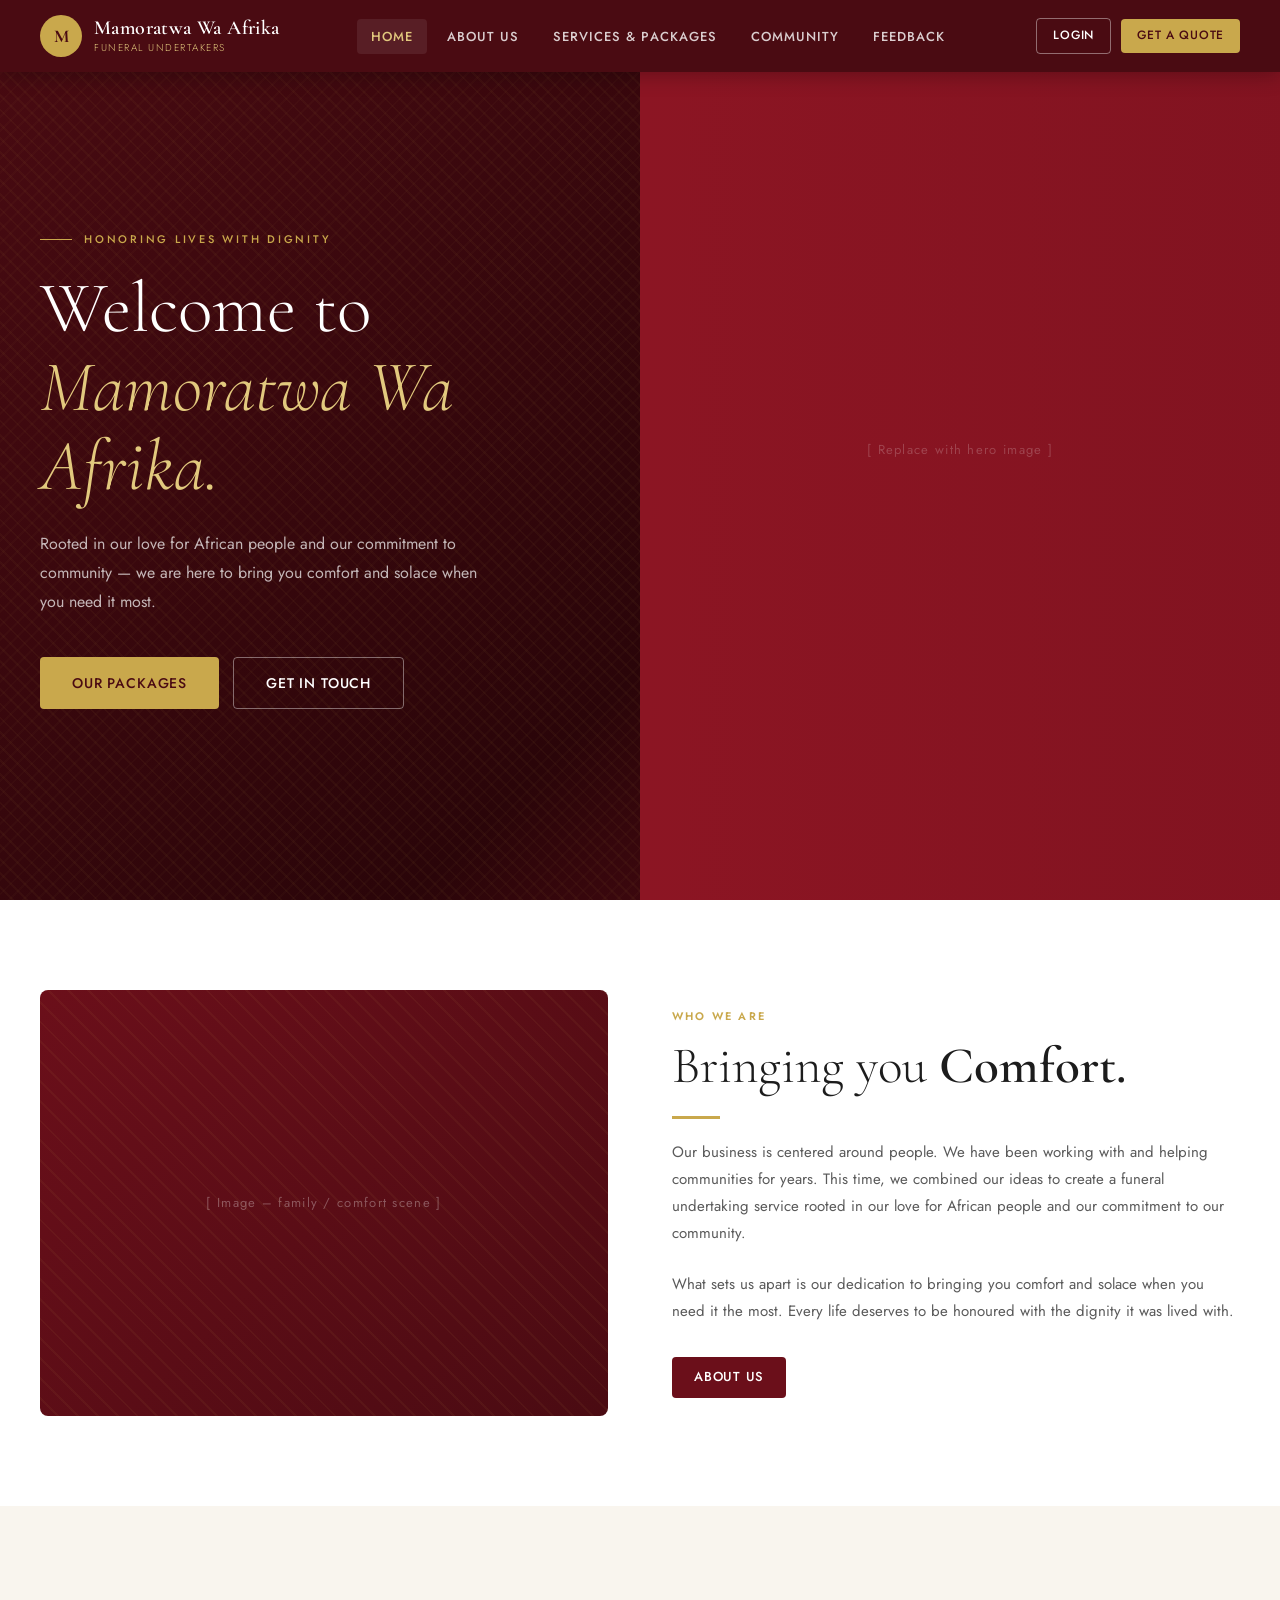
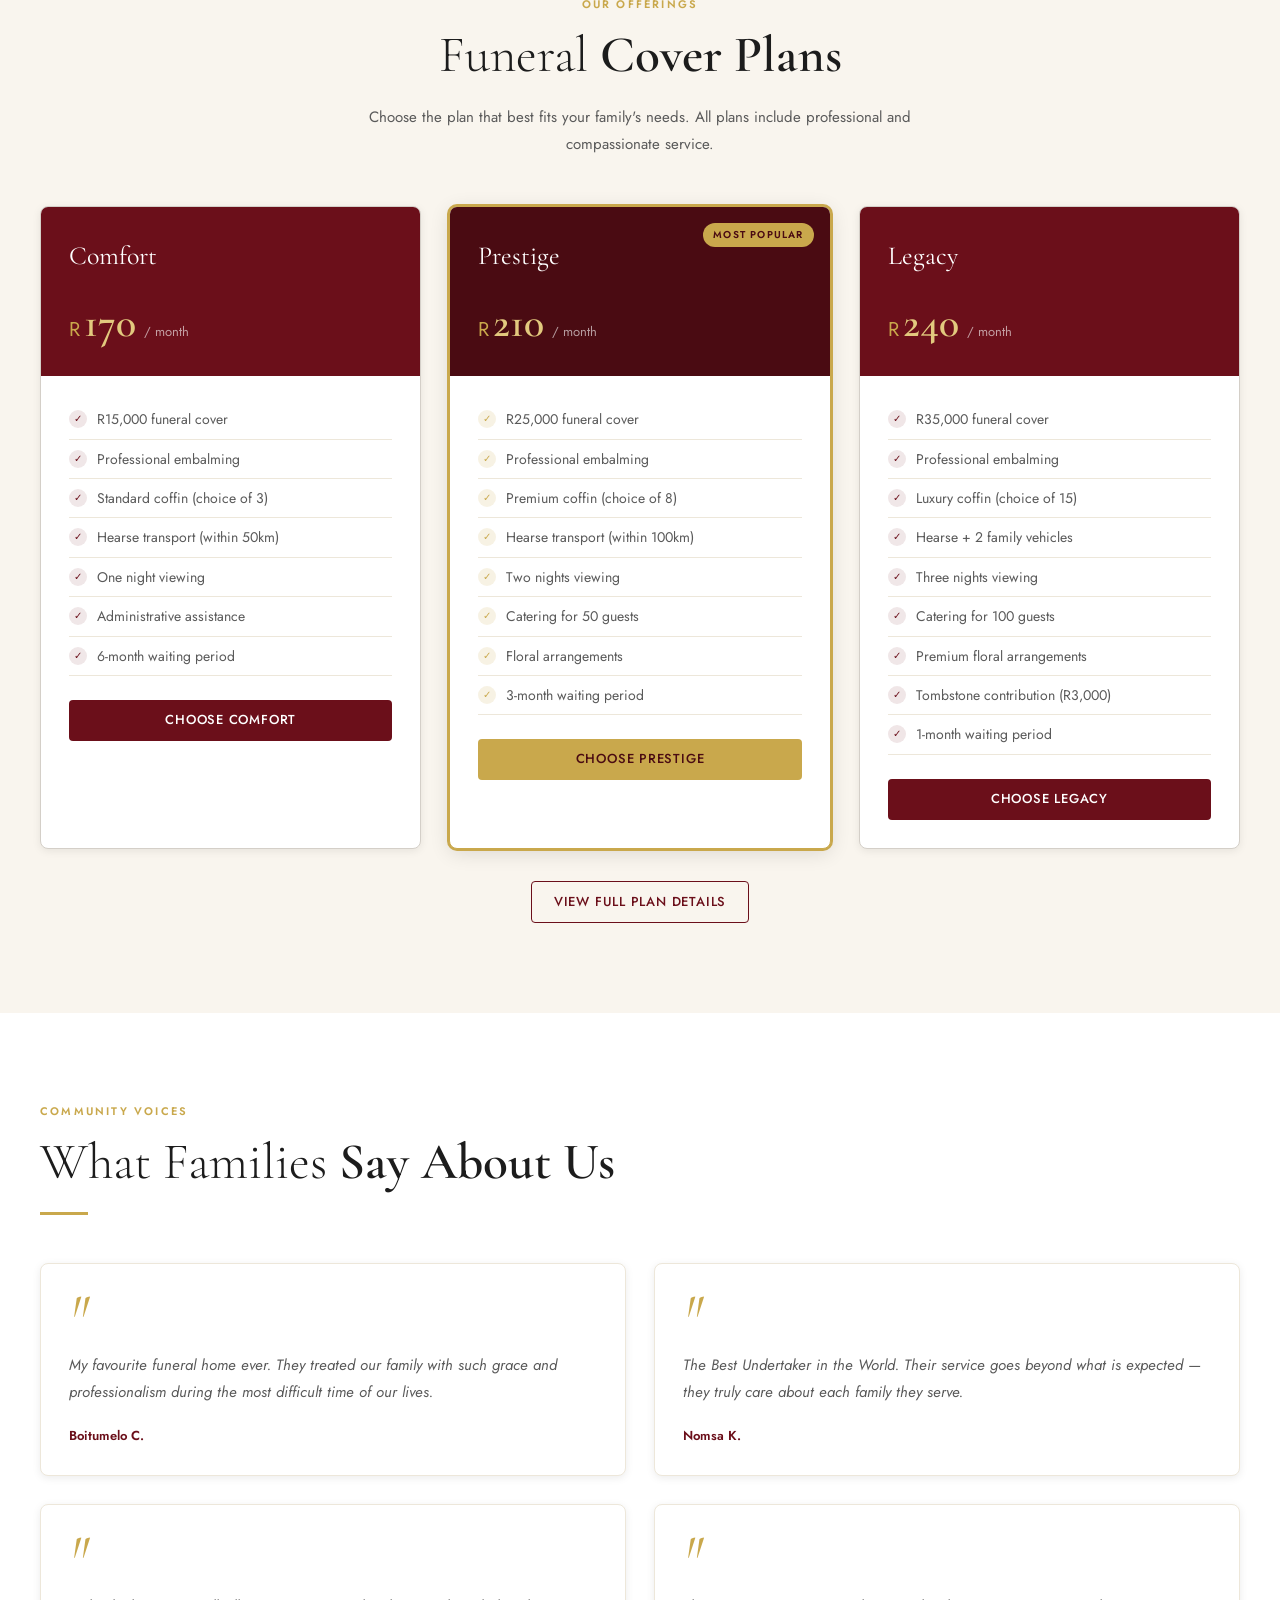
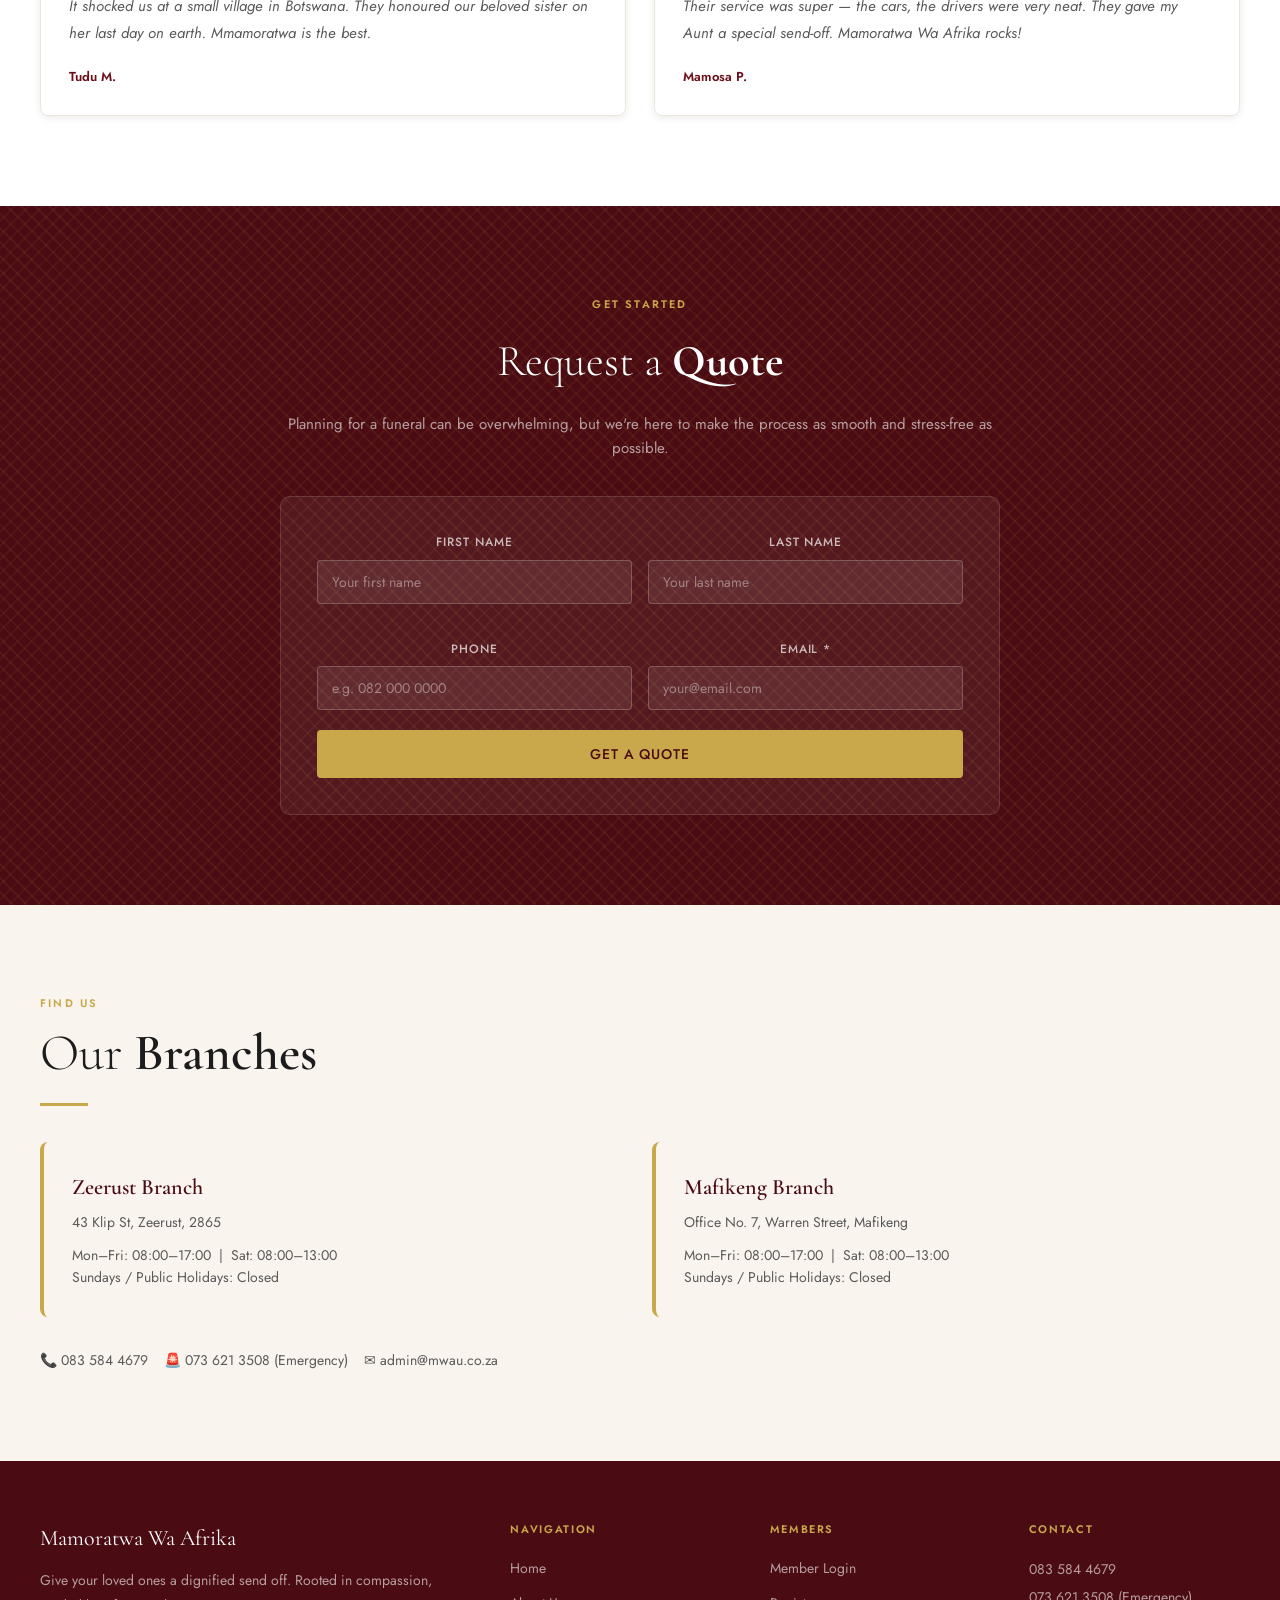
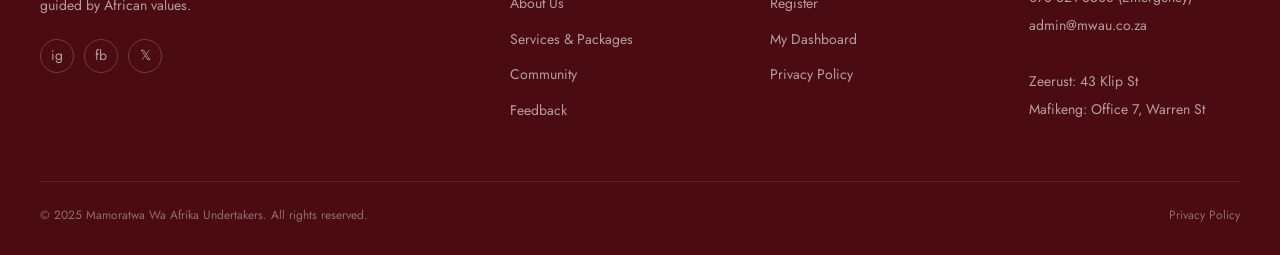
<file: index.html>
<!DOCTYPE html>
<html lang="en">
<head>
  <meta charset="UTF-8" />
  <meta name="viewport" content="width=device-width, initial-scale=1.0" />
  <title>Mamoratwa Wa Afrika – Honouring Lives With Dignity</title>
  <link rel="stylesheet" href="css/main.css" />
  <style>
    .about-grid { display: grid; grid-template-columns: 1fr 1fr; gap: 64px; align-items: center; }
    .about-img-placeholder {
      aspect-ratio: 4/3;
      background: linear-gradient(135deg, var(--maroon) 0%, var(--maroon-dark) 100%);
      border-radius: 8px;
      display: flex; align-items: center; justify-content: center;
      color: rgba(255,255,255,0.3); font-size: 13px; letter-spacing: 0.1em;
      position: relative; overflow: hidden;
    }
    .about-img-placeholder::before {
      content: ''; position: absolute; inset: 0;
      background-image: repeating-linear-gradient(45deg, transparent, transparent 12px, rgba(201,168,76,0.06) 12px, rgba(201,168,76,0.06) 14px);
    }
    .plans-section { background: var(--cream); }
    .plans-grid { display: grid; grid-template-columns: repeat(3, 1fr); gap: 28px; margin-top: 48px; }
    .testimonials-grid { display: grid; grid-template-columns: repeat(2, 1fr); gap: 28px; margin-top: 48px; }
    .quote-section { background: var(--maroon-dark); position: relative; overflow: hidden; }
    .quote-section .pattern-overlay { position: absolute; inset: 0; }
    .quote-section-content { position: relative; z-index: 1; max-width: 720px; margin: 0 auto; text-align: center; }
    .quote-section-title { font-family: var(--font-display); font-size: clamp(28px,4vw,44px); color: var(--white); font-weight: 300; margin-bottom: 16px; }
    .quote-section-sub { color: rgba(255,255,255,0.6); font-size: 15px; margin-bottom: 36px; }
    .quote-form { background: rgba(255,255,255,0.06); border: 1px solid rgba(255,255,255,0.12); border-radius: 10px; padding: 36px; }
    .quote-form .form-control { background: rgba(255,255,255,0.08); border-color: rgba(255,255,255,0.2); color: var(--white); }
    .quote-form .form-control::placeholder { color: rgba(255,255,255,0.4); }
    .quote-form .form-label { color: rgba(255,255,255,0.7); }
    .quote-form .form-control:focus { border-color: var(--gold); background: rgba(255,255,255,0.12); }
    .branches-grid { display: grid; grid-template-columns: repeat(2, 1fr); gap: 24px; margin-top: 36px; }
    .branch-card { background: var(--cream); border-radius: 8px; padding: 28px; border-left: 4px solid var(--gold); }
    .branch-name { font-family: var(--font-display); font-size: 22px; font-weight: 600; color: var(--maroon-dark); margin-bottom: 6px; }
    @media (max-width: 900px) { .about-grid,.plans-grid,.testimonials-grid,.branches-grid { grid-template-columns: 1fr; } }
  </style>
</head>
<body>

<nav class="navbar">
  <a href="index.html" class="nav-logo">
    <div class="nav-logo-icon">M</div>
    <div>
      <div class="nav-logo-text">Mamoratwa Wa Afrika</div>
      <div class="nav-logo-sub">Funeral Undertakers</div>
    </div>
  </a>
  <ul class="nav-links">
    <li><a href="index.html" class="active">Home</a></li>
    <li><a href="pages/about.html">About Us</a></li>
    <li><a href="pages/services.html">Services &amp; Packages</a></li>
    <li><a href="pages/community.html">Community</a></li>
    <li><a href="pages/feedback.html">Feedback</a></li>
  </ul>
  <div class="nav-actions" id="nav-actions">
    <a href="pages/login.html" class="btn btn-outline btn-sm">Login</a>
    <a href="pages/register.html" class="btn btn-gold btn-sm">Get a Quote</a>
  </div>
  <button class="hamburger" aria-label="Menu"><span></span><span></span><span></span></button>
</nav>

<!-- HERO -->
<section class="hero">
  <div class="hero-bg"></div>
  <div class="hero-pattern pattern-dark"></div>
  <div class="hero-img-placeholder">[ Replace with hero image ]</div>
  <div class="hero-content">
    <div class="hero-eyebrow">Honoring Lives with Dignity</div>
    <h1 class="hero-title">Welcome to<br><em>Mamoratwa Wa Afrika.</em></h1>
    <p class="hero-subtitle">Rooted in our love for African people and our commitment to community — we are here to bring you comfort and solace when you need it most.</p>
    <div class="hero-actions">
      <a href="pages/services.html" class="btn btn-gold btn-lg">Our Packages</a>
      <a href="pages/register.html" class="btn btn-outline btn-lg">Get in Touch</a>
    </div>
  </div>
</section>

<!-- ABOUT -->
<section class="section" style="background:var(--white);">
  <div class="container">
    <div class="about-grid">
      <div class="about-img-placeholder">[ Image – family / comfort scene ]</div>
      <div>
        <div class="section-label">Who We Are</div>
        <h2 class="section-title">Bringing you <strong>Comfort.</strong></h2>
        <div class="divider"></div>
        <p class="section-body" style="max-width:100%">Our business is centered around people. We have been working with and helping communities for years. This time, we combined our ideas to create a funeral undertaking service rooted in our love for African people and our commitment to our community.</p>
        <p class="section-body mt-3" style="max-width:100%">What sets us apart is our dedication to bringing you comfort and solace when you need it the most. Every life deserves to be honoured with the dignity it was lived with.</p>
        <div class="mt-4"><a href="pages/about.html" class="btn btn-maroon">About Us</a></div>
      </div>
    </div>
  </div>
</section>

<!-- PLANS -->
<section class="section plans-section">
  <div class="container">
    <div class="text-center">
      <div class="section-label">Our Offerings</div>
      <h2 class="section-title">Funeral <strong>Cover Plans</strong></h2>
      <p class="section-body" style="margin:0 auto;text-align:center;">Choose the plan that best fits your family's needs. All plans include professional and compassionate service.</p>
    </div>
    <div class="plans-grid">
      <div class="plan-card">
        <div class="plan-header">
          <div class="plan-name">Comfort</div>
          <div class="plan-price"><span class="plan-price-currency">R</span><span class="plan-price-amount">170</span><span class="plan-price-period">&nbsp;/ month</span></div>
        </div>
        <div class="plan-body">
          <div class="plan-feature"><div class="plan-feature-icon">✓</div>R15,000 funeral cover</div>
          <div class="plan-feature"><div class="plan-feature-icon">✓</div>Professional embalming</div>
          <div class="plan-feature"><div class="plan-feature-icon">✓</div>Standard coffin (choice of 3)</div>
          <div class="plan-feature"><div class="plan-feature-icon">✓</div>Hearse transport (within 50km)</div>
          <div class="plan-feature"><div class="plan-feature-icon">✓</div>One night viewing</div>
          <div class="plan-feature"><div class="plan-feature-icon">✓</div>Administrative assistance</div>
          <div class="plan-feature"><div class="plan-feature-icon">✓</div>6-month waiting period</div>
          <div class="mt-3"><a href="pages/register.html?plan=comfort" class="btn btn-maroon w-full" style="justify-content:center;">Choose Comfort</a></div>
        </div>
      </div>
      <div class="plan-card featured">
        <div class="plan-header">
          <div class="plan-badge">Most Popular</div>
          <div class="plan-name">Prestige</div>
          <div class="plan-price"><span class="plan-price-currency">R</span><span class="plan-price-amount">210</span><span class="plan-price-period">&nbsp;/ month</span></div>
        </div>
        <div class="plan-body">
          <div class="plan-feature"><div class="plan-feature-icon gold">✓</div>R25,000 funeral cover</div>
          <div class="plan-feature"><div class="plan-feature-icon gold">✓</div>Professional embalming</div>
          <div class="plan-feature"><div class="plan-feature-icon gold">✓</div>Premium coffin (choice of 8)</div>
          <div class="plan-feature"><div class="plan-feature-icon gold">✓</div>Hearse transport (within 100km)</div>
          <div class="plan-feature"><div class="plan-feature-icon gold">✓</div>Two nights viewing</div>
          <div class="plan-feature"><div class="plan-feature-icon gold">✓</div>Catering for 50 guests</div>
          <div class="plan-feature"><div class="plan-feature-icon gold">✓</div>Floral arrangements</div>
          <div class="plan-feature"><div class="plan-feature-icon gold">✓</div>3-month waiting period</div>
          <div class="mt-3"><a href="pages/register.html?plan=prestige" class="btn btn-gold w-full" style="justify-content:center;color:var(--maroon-dark);">Choose Prestige</a></div>
        </div>
      </div>
      <div class="plan-card">
        <div class="plan-header">
          <div class="plan-name">Legacy</div>
          <div class="plan-price"><span class="plan-price-currency">R</span><span class="plan-price-amount">240</span><span class="plan-price-period">&nbsp;/ month</span></div>
        </div>
        <div class="plan-body">
          <div class="plan-feature"><div class="plan-feature-icon">✓</div>R35,000 funeral cover</div>
          <div class="plan-feature"><div class="plan-feature-icon">✓</div>Professional embalming</div>
          <div class="plan-feature"><div class="plan-feature-icon">✓</div>Luxury coffin (choice of 15)</div>
          <div class="plan-feature"><div class="plan-feature-icon">✓</div>Hearse + 2 family vehicles</div>
          <div class="plan-feature"><div class="plan-feature-icon">✓</div>Three nights viewing</div>
          <div class="plan-feature"><div class="plan-feature-icon">✓</div>Catering for 100 guests</div>
          <div class="plan-feature"><div class="plan-feature-icon">✓</div>Premium floral arrangements</div>
          <div class="plan-feature"><div class="plan-feature-icon">✓</div>Tombstone contribution (R3,000)</div>
          <div class="plan-feature"><div class="plan-feature-icon">✓</div>1-month waiting period</div>
          <div class="mt-3"><a href="pages/register.html?plan=legacy" class="btn btn-maroon w-full" style="justify-content:center;">Choose Legacy</a></div>
        </div>
      </div>
    </div>
    <div class="text-center mt-4"><a href="pages/services.html" class="btn btn-outline" style="border-color:var(--maroon);color:var(--maroon);">View Full Plan Details</a></div>
  </div>
</section>

<!-- TESTIMONIALS -->
<section class="section" style="background:var(--white);">
  <div class="container">
    <div class="section-label">Community Voices</div>
    <h2 class="section-title">What Families <strong>Say About Us</strong></h2>
    <div class="divider"></div>
    <div class="testimonials-grid">
      <div class="testimonial-card"><div class="testimonial-quote">"</div><p class="testimonial-text">My favourite funeral home ever. They treated our family with such grace and professionalism during the most difficult time of our lives.</p><div class="testimonial-author">Boitumelo C.</div></div>
      <div class="testimonial-card"><div class="testimonial-quote">"</div><p class="testimonial-text">The Best Undertaker in the World. Their service goes beyond what is expected — they truly care about each family they serve.</p><div class="testimonial-author">Nomsa K.</div></div>
      <div class="testimonial-card"><div class="testimonial-quote">"</div><p class="testimonial-text">It shocked us at a small village in Botswana. They honoured our beloved sister on her last day on earth. Mmamoratwa is the best.</p><div class="testimonial-author">Tudu M.</div></div>
      <div class="testimonial-card"><div class="testimonial-quote">"</div><p class="testimonial-text">Their service was super — the cars, the drivers were very neat. They gave my Aunt a special send-off. Mamoratwa Wa Afrika rocks!</p><div class="testimonial-author">Mamosa P.</div></div>
    </div>
  </div>
</section>

<!-- QUOTE FORM -->
<section class="section quote-section">
  <div class="pattern-overlay"></div>
  <div class="container">
    <div class="quote-section-content">
      <div class="section-label" style="color:var(--gold);">Get Started</div>
      <h2 class="quote-section-title">Request a <strong>Quote</strong></h2>
      <p class="quote-section-sub">Planning for a funeral can be overwhelming, but we're here to make the process as smooth and stress-free as possible.</p>
      <div class="quote-form">
        <div class="form-grid">
          <div class="form-group"><label class="form-label">First Name</label><input type="text" class="form-control" placeholder="Your first name" /></div>
          <div class="form-group"><label class="form-label">Last Name</label><input type="text" class="form-control" placeholder="Your last name" /></div>
          <div class="form-group"><label class="form-label">Phone</label><input type="tel" class="form-control" placeholder="e.g. 082 000 0000" /></div>
          <div class="form-group"><label class="form-label">Email *</label><input type="email" class="form-control" placeholder="your@email.com" /></div>
        </div>
        <button class="btn btn-gold w-full btn-lg" style="justify-content:center;" onclick="handleQuote(event)">Get a Quote</button>
      </div>
    </div>
  </div>
</section>

<!-- BRANCHES -->
<section class="section" style="background:var(--cream);">
  <div class="container">
    <div class="section-label">Find Us</div>
    <h2 class="section-title">Our <strong>Branches</strong></h2>
    <div class="divider"></div>
    <div class="branches-grid">
      <div class="branch-card">
        <div class="branch-name">Zeerust Branch</div>
        <div style="font-size:14px;color:var(--mid-grey);">43 Klip St, Zeerust, 2865</div>
        <div style="font-size:14px;color:var(--mid-grey);margin-top:10px;">Mon–Fri: 08:00–17:00 &nbsp;|&nbsp; Sat: 08:00–13:00<br>Sundays / Public Holidays: Closed</div>
      </div>
      <div class="branch-card">
        <div class="branch-name">Mafikeng Branch</div>
        <div style="font-size:14px;color:var(--mid-grey);">Office No. 7, Warren Street, Mafikeng</div>
        <div style="font-size:14px;color:var(--mid-grey);margin-top:10px;">Mon–Fri: 08:00–17:00 &nbsp;|&nbsp; Sat: 08:00–13:00<br>Sundays / Public Holidays: Closed</div>
      </div>
    </div>
    <div class="mt-4 flex gap-md flex-wrap">
      <span style="font-size:14px;color:var(--mid-grey);">📞 083 584 4679</span>
      <span style="font-size:14px;color:var(--mid-grey);">🚨 073 621 3508 (Emergency)</span>
      <span style="font-size:14px;color:var(--mid-grey);">✉ admin@mwau.co.za</span>
    </div>
  </div>
</section>

<!-- FOOTER -->
<footer class="footer">
  <div class="container">
    <div class="footer-grid">
      <div>
        <div class="footer-brand-name">Mamoratwa Wa Afrika</div>
        <div class="footer-brand-desc">Give your loved ones a dignified send off. Rooted in compassion, guided by African values.</div>
        <div class="social-links">
          <a href="https://www.instagram.com/mamoratwa_waafrika" target="_blank" class="social-link">ig</a>
          <a href="https://web.facebook.com/mwaafrika" target="_blank" class="social-link">fb</a>
          <a href="https://x.com/Mamoratwawaa" target="_blank" class="social-link">𝕏</a>
        </div>
      </div>
      <div>
        <div class="footer-heading">Navigation</div>
        <ul class="footer-links">
          <li><a href="index.html">Home</a></li>
          <li><a href="pages/about.html">About Us</a></li>
          <li><a href="pages/services.html">Services &amp; Packages</a></li>
          <li><a href="pages/community.html">Community</a></li>
          <li><a href="pages/feedback.html">Feedback</a></li>
        </ul>
      </div>
      <div>
        <div class="footer-heading">Members</div>
        <ul class="footer-links">
          <li><a href="pages/login.html">Member Login</a></li>
          <li><a href="pages/register.html">Register</a></li>
          <li><a href="pages/member-dashboard.html">My Dashboard</a></li>
          <li><a href="pages/privacy.html">Privacy Policy</a></li>
        </ul>
      </div>
      <div>
        <div class="footer-heading">Contact</div>
        <div class="footer-info">083 584 4679<br>073 621 3508 (Emergency)<br>admin@mwau.co.za<br><br>Zeerust: 43 Klip St<br>Mafikeng: Office 7, Warren St</div>
      </div>
    </div>
    <div class="footer-bottom">
      <div>© 2025 Mamoratwa Wa Afrika Undertakers. All rights reserved.</div>
      <a href="pages/privacy.html" style="color:rgba(255,255,255,0.4);">Privacy Policy</a>
    </div>
  </div>
</footer>

<script src="js/main.js"></script>
<script>
  function handleQuote(e) {
    e.preventDefault();
    const fname = document.querySelector('.quote-form input[placeholder="Your first name"]')?.value.trim() || '';
    const email = document.querySelector('.quote-form input[type="email"]')?.value.trim() || '';
    if (!email) { showToast('Please enter your email address to get a quote.', 'error'); return; }
    // Pass name/email as URL params so register.html can pre-fill them
    const params = new URLSearchParams();
    if (fname) params.set('fname', fname);
    params.set('email', email);
    window.location.href = `pages/register.html?${params.toString()}`;
  }
  document.addEventListener('DOMContentLoaded', () => {
    const s = Auth.getSession();
    if (s) {
      document.getElementById('nav-actions').innerHTML = `
        <a href="${s.role==='admin'?'pages/admin-dashboard.html':'pages/member-dashboard.html'}" class="btn btn-outline btn-sm">Dashboard</a>
        <button class="btn btn-gold btn-sm" onclick="Auth.logout()">Logout</button>`;
    }
  });
</script>
</body>
</html>
</file>
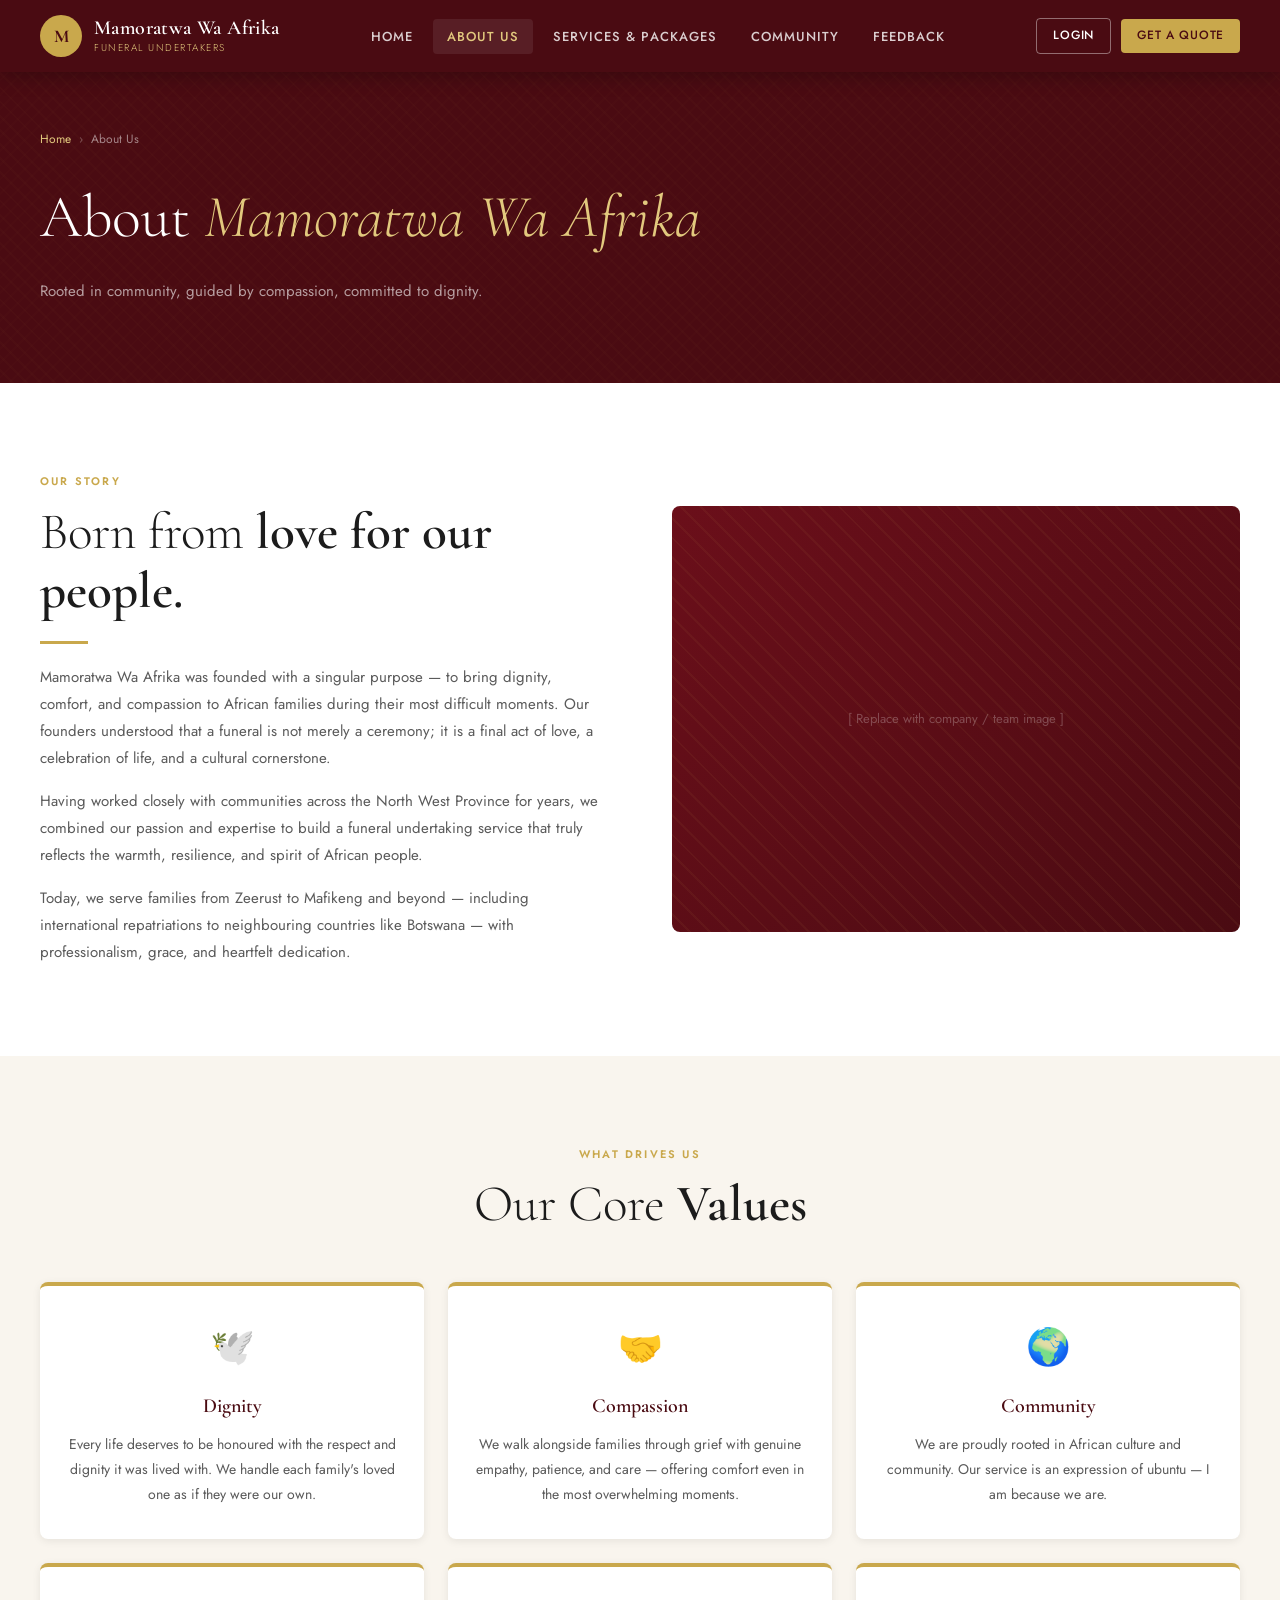
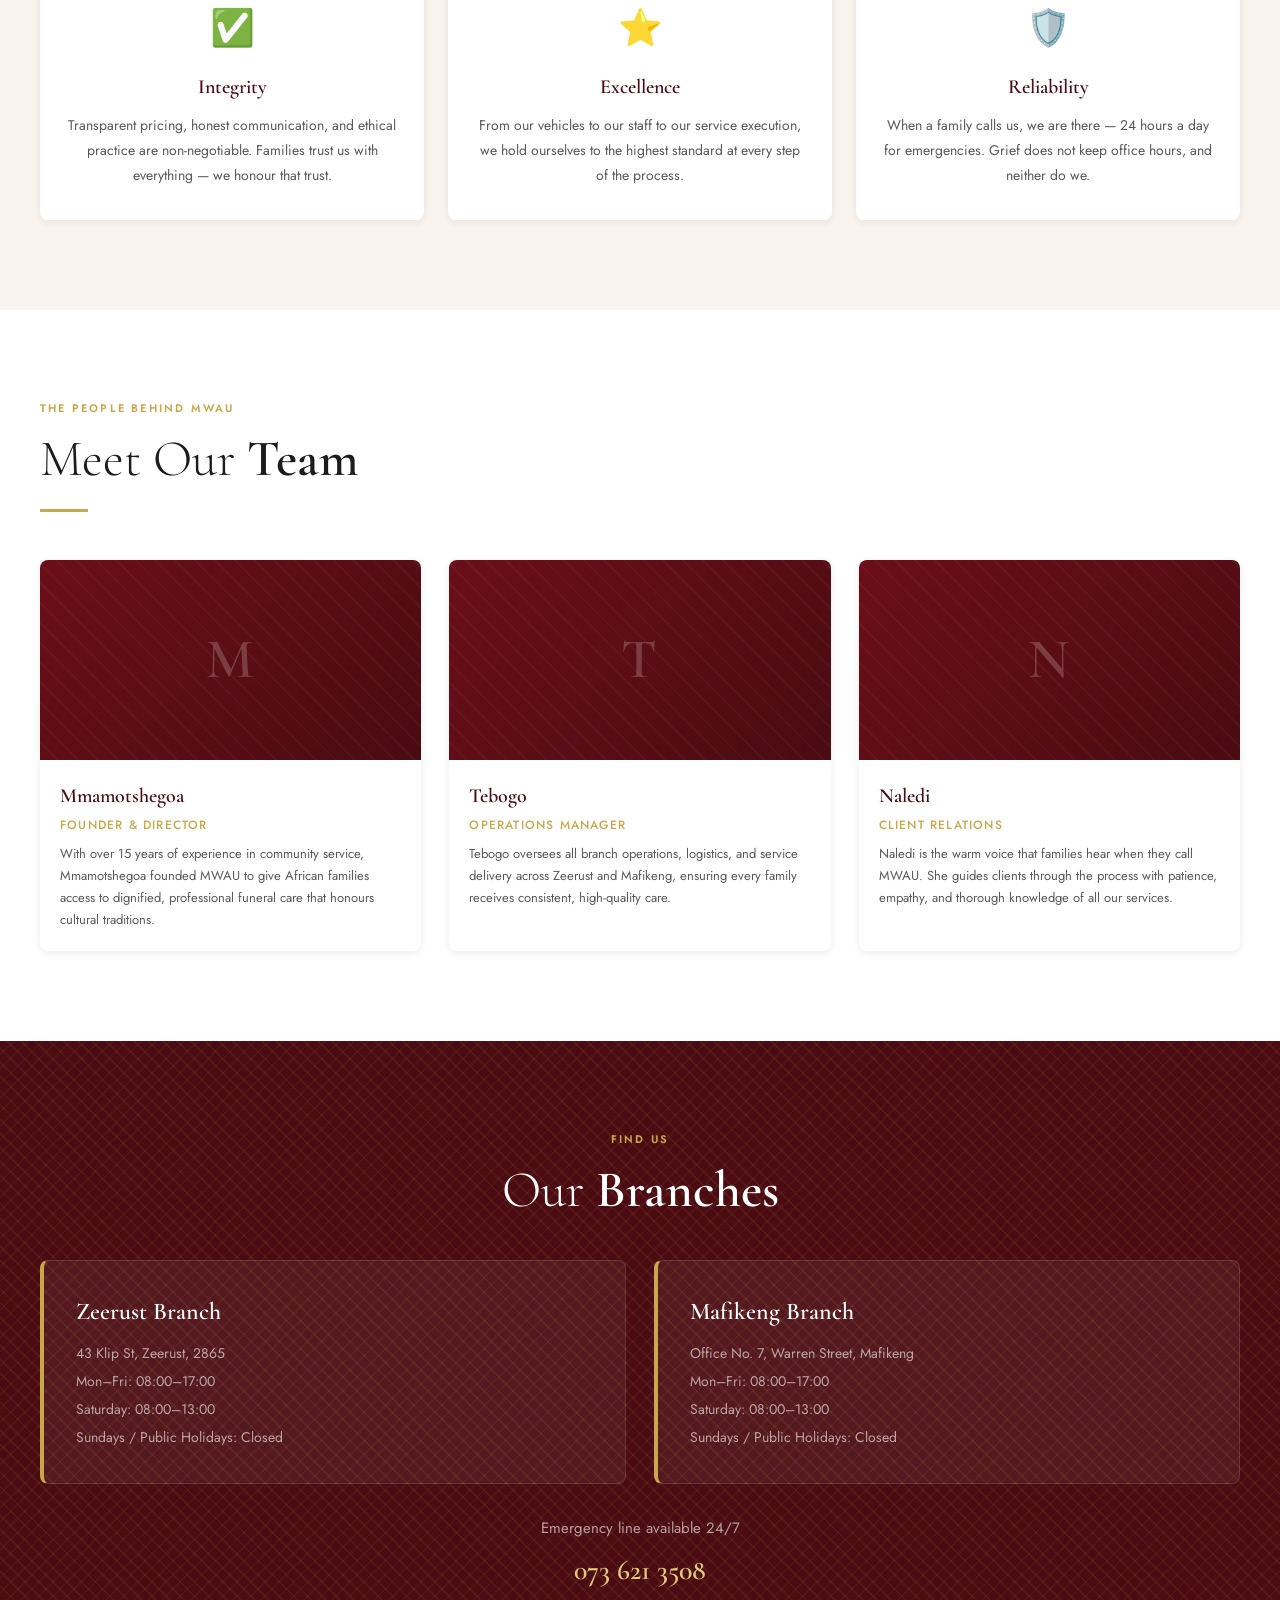
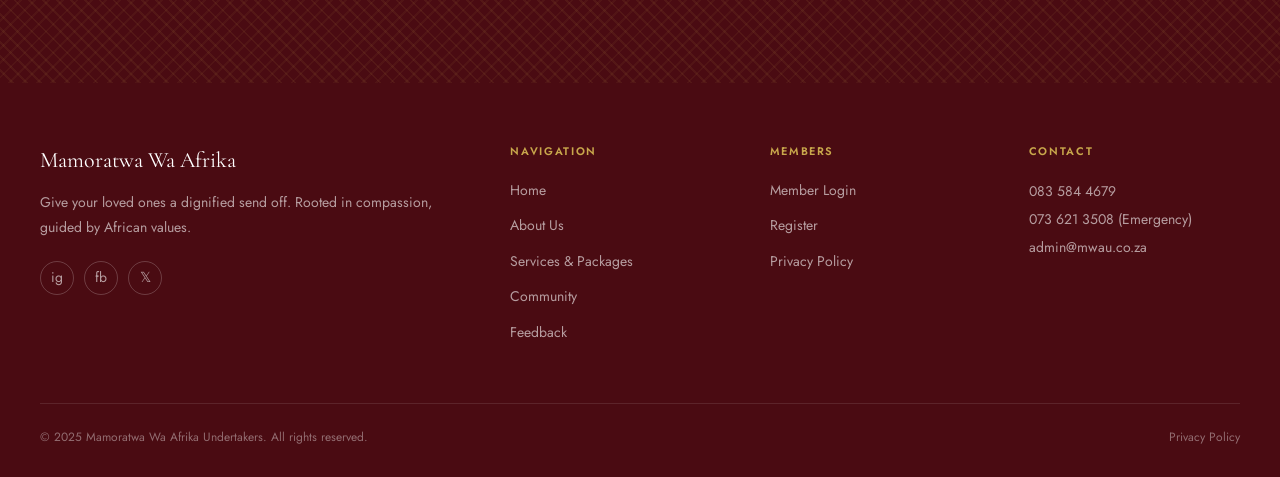
<file: pages/about.html>
<!DOCTYPE html>
<html lang="en">
<head>
  <meta charset="UTF-8" />
  <meta name="viewport" content="width=device-width, initial-scale=1.0" />
  <title>About Us – Mamoratwa Wa Afrika</title>
  <link rel="stylesheet" href="../css/main.css" />
  <style>
    .values-grid { display: grid; grid-template-columns: repeat(3, 1fr); gap: 24px; margin-top: 48px; }
    .value-card { background: var(--white); border-radius: 8px; padding: 32px 28px; border-top: 4px solid var(--gold); box-shadow: var(--shadow-sm); text-align: center; }
    .value-icon { font-size: 36px; margin-bottom: 14px; }
    .value-title { font-family: var(--font-display); font-size: 20px; font-weight: 600; color: var(--maroon-dark); margin-bottom: 10px; }
    .value-body { font-size: 14px; color: var(--mid-grey); line-height: 1.8; }
    .team-grid { display: grid; grid-template-columns: repeat(3, 1fr); gap: 28px; margin-top: 48px; }
    .team-card { background: var(--white); border-radius: 8px; overflow: hidden; box-shadow: var(--shadow-sm); }
    .team-photo { height: 200px; background: linear-gradient(135deg, var(--maroon) 0%, var(--maroon-dark) 100%); display: flex; align-items: center; justify-content: center; color: rgba(255,255,255,0.25); font-size: 13px; letter-spacing: 0.1em; position: relative; overflow: hidden; }
    .team-photo::before { content: ''; position: absolute; inset: 0; background-image: repeating-linear-gradient(45deg, transparent, transparent 12px, rgba(201,168,76,0.05) 12px, rgba(201,168,76,0.05) 14px); }
    .team-photo-initial { font-family: var(--font-display); font-size: 56px; color: rgba(255,255,255,0.2); font-weight: 600; position: relative; z-index: 1; }
    .team-body { padding: 20px; }
    .team-name { font-family: var(--font-display); font-size: 20px; font-weight: 600; color: var(--maroon-dark); margin-bottom: 4px; }
    .team-role { font-size: 12px; text-transform: uppercase; letter-spacing: 0.1em; color: var(--gold); font-weight: 500; margin-bottom: 8px; }
    .team-bio { font-size: 13px; color: var(--mid-grey); line-height: 1.7; }
    .mission-split { display: grid; grid-template-columns: 1fr 1fr; gap: 64px; align-items: center; }
    .mission-img { aspect-ratio: 4/3; background: linear-gradient(135deg, var(--maroon) 0%, var(--maroon-dark) 100%); border-radius: 8px; display: flex; align-items: center; justify-content: center; color: rgba(255,255,255,0.25); font-size: 13px; position: relative; overflow: hidden; }
    .mission-img::before { content: ''; position: absolute; inset: 0; background-image: repeating-linear-gradient(45deg, transparent, transparent 12px, rgba(201,168,76,0.06) 12px, rgba(201,168,76,0.06) 14px); }
    @media (max-width: 900px) { .values-grid, .team-grid { grid-template-columns: 1fr 1fr; } .mission-split { grid-template-columns: 1fr; } }
    @media (max-width: 600px) { .values-grid, .team-grid { grid-template-columns: 1fr; } }
  </style>
</head>
<body>

<nav class="navbar">
  <a href="../index.html" class="nav-logo">
    <div class="nav-logo-icon">M</div>
    <div><div class="nav-logo-text">Mamoratwa Wa Afrika</div><div class="nav-logo-sub">Funeral Undertakers</div></div>
  </a>
  <ul class="nav-links">
    <li><a href="../index.html">Home</a></li>
    <li><a href="about.html" class="active">About Us</a></li>
    <li><a href="services.html">Services &amp; Packages</a></li>
    <li><a href="community.html">Community</a></li>
    <li><a href="feedback.html">Feedback</a></li>
  </ul>
  <div class="nav-actions" id="nav-actions">
    <a href="login.html" class="btn btn-outline btn-sm">Login</a>
    <a href="register.html" class="btn btn-gold btn-sm">Get a Quote</a>
  </div>
  <button class="hamburger"><span></span><span></span><span></span></button>
</nav>

<!-- PAGE HEADER -->
<div class="page-header">
  <div class="page-header-pattern pattern-dark"></div>
  <div class="page-header-content">
    <div class="breadcrumb"><a href="../index.html">Home</a><span class="breadcrumb-sep">›</span><span>About Us</span></div>
    <h1 class="page-header-title">About <em style="font-style:italic;color:var(--gold-light);">Mamoratwa Wa Afrika</em></h1>
    <p class="page-header-subtitle">Rooted in community, guided by compassion, committed to dignity.</p>
  </div>
</div>

<!-- WHO WE ARE -->
<section class="section" style="background:var(--white);">
  <div class="container">
    <div class="mission-split">
      <div>
        <div class="section-label">Our Story</div>
        <h2 class="section-title">Born from <strong>love for our people.</strong></h2>
        <div class="divider"></div>
        <p class="section-body" style="max-width:100%;margin-bottom:16px;">
          Mamoratwa Wa Afrika was founded with a singular purpose — to bring dignity, comfort, and
          compassion to African families during their most difficult moments. Our founders understood
          that a funeral is not merely a ceremony; it is a final act of love, a celebration of life,
          and a cultural cornerstone.
        </p>
        <p class="section-body" style="max-width:100%;margin-bottom:16px;">
          Having worked closely with communities across the North West Province for years, we combined
          our passion and expertise to build a funeral undertaking service that truly reflects the
          warmth, resilience, and spirit of African people.
        </p>
        <p class="section-body" style="max-width:100%;">
          Today, we serve families from Zeerust to Mafikeng and beyond — including international
          repatriations to neighbouring countries like Botswana — with professionalism, grace, and
          heartfelt dedication.
        </p>
      </div>
      <div class="mission-img">[ Replace with company / team image ]</div>
    </div>
  </div>
</section>

<!-- VALUES -->
<section class="section" style="background:var(--cream);">
  <div class="container">
    <div class="text-center">
      <div class="section-label">What Drives Us</div>
      <h2 class="section-title">Our Core <strong>Values</strong></h2>
    </div>
    <div class="values-grid">
      <div class="value-card">
        <div class="value-icon">🕊️</div>
        <div class="value-title">Dignity</div>
        <div class="value-body">Every life deserves to be honoured with the respect and dignity it was lived with. We handle each family's loved one as if they were our own.</div>
      </div>
      <div class="value-card">
        <div class="value-icon">🤝</div>
        <div class="value-title">Compassion</div>
        <div class="value-body">We walk alongside families through grief with genuine empathy, patience, and care — offering comfort even in the most overwhelming moments.</div>
      </div>
      <div class="value-card">
        <div class="value-icon">🌍</div>
        <div class="value-title">Community</div>
        <div class="value-body">We are proudly rooted in African culture and community. Our service is an expression of ubuntu — I am because we are.</div>
      </div>
      <div class="value-card">
        <div class="value-icon">✅</div>
        <div class="value-title">Integrity</div>
        <div class="value-body">Transparent pricing, honest communication, and ethical practice are non-negotiable. Families trust us with everything — we honour that trust.</div>
      </div>
      <div class="value-card">
        <div class="value-icon">⭐</div>
        <div class="value-title">Excellence</div>
        <div class="value-body">From our vehicles to our staff to our service execution, we hold ourselves to the highest standard at every step of the process.</div>
      </div>
      <div class="value-card">
        <div class="value-icon">🛡️</div>
        <div class="value-title">Reliability</div>
        <div class="value-body">When a family calls us, we are there — 24 hours a day for emergencies. Grief does not keep office hours, and neither do we.</div>
      </div>
    </div>
  </div>
</section>

<!-- TEAM -->
<section class="section" style="background:var(--white);">
  <div class="container">
    <div class="section-label">The People Behind MWAU</div>
    <h2 class="section-title">Meet Our <strong>Team</strong></h2>
    <div class="divider"></div>
    <div class="team-grid">
      <div class="team-card">
        <div class="team-photo"><div class="team-photo-initial">M</div></div>
        <div class="team-body">
          <div class="team-name">Mmamotshegoa</div>
          <div class="team-role">Founder &amp; Director</div>
          <div class="team-bio">With over 15 years of experience in community service, Mmamotshegoa founded MWAU to give African families access to dignified, professional funeral care that honours cultural traditions.</div>
        </div>
      </div>
      <div class="team-card">
        <div class="team-photo"><div class="team-photo-initial">T</div></div>
        <div class="team-body">
          <div class="team-name">Tebogo</div>
          <div class="team-role">Operations Manager</div>
          <div class="team-bio">Tebogo oversees all branch operations, logistics, and service delivery across Zeerust and Mafikeng, ensuring every family receives consistent, high-quality care.</div>
        </div>
      </div>
      <div class="team-card">
        <div class="team-photo"><div class="team-photo-initial">N</div></div>
        <div class="team-body">
          <div class="team-name">Naledi</div>
          <div class="team-role">Client Relations</div>
          <div class="team-bio">Naledi is the warm voice that families hear when they call MWAU. She guides clients through the process with patience, empathy, and thorough knowledge of all our services.</div>
        </div>
      </div>
    </div>
  </div>
</section>

<!-- BRANCHES -->
<section class="section" style="background:var(--maroon-dark);position:relative;overflow:hidden;">
  <div class="pattern-overlay" style="position:absolute;inset:0;"></div>
  <div class="container" style="position:relative;z-index:1;">
    <div class="text-center">
      <div class="section-label" style="color:var(--gold);">Find Us</div>
      <h2 class="section-title" style="color:var(--white);">Our <strong>Branches</strong></h2>
    </div>
    <div style="display:grid;grid-template-columns:1fr 1fr;gap:28px;margin-top:40px;">
      <div style="background:rgba(255,255,255,0.06);border:1px solid rgba(255,255,255,0.12);border-radius:8px;padding:32px;border-left:4px solid var(--gold);">
        <div style="font-family:var(--font-display);font-size:24px;font-weight:600;color:var(--white);margin-bottom:8px;">Zeerust Branch</div>
        <div style="font-size:14px;color:rgba(255,255,255,0.6);line-height:2;">
          43 Klip St, Zeerust, 2865<br>
          Mon–Fri: 08:00–17:00<br>
          Saturday: 08:00–13:00<br>
          Sundays / Public Holidays: Closed
        </div>
      </div>
      <div style="background:rgba(255,255,255,0.06);border:1px solid rgba(255,255,255,0.12);border-radius:8px;padding:32px;border-left:4px solid var(--gold);">
        <div style="font-family:var(--font-display);font-size:24px;font-weight:600;color:var(--white);margin-bottom:8px;">Mafikeng Branch</div>
        <div style="font-size:14px;color:rgba(255,255,255,0.6);line-height:2;">
          Office No. 7, Warren Street, Mafikeng<br>
          Mon–Fri: 08:00–17:00<br>
          Saturday: 08:00–13:00<br>
          Sundays / Public Holidays: Closed
        </div>
      </div>
    </div>
    <div class="text-center mt-4">
      <div style="font-size:15px;color:rgba(255,255,255,0.6);margin-bottom:8px;">Emergency line available 24/7</div>
      <div style="font-family:var(--font-display);font-size:28px;color:var(--gold-light);font-weight:600;">073 621 3508</div>
    </div>
  </div>
</section>

<!-- FOOTER -->
<footer class="footer">
  <div class="container">
    <div class="footer-grid">
      <div>
        <div class="footer-brand-name">Mamoratwa Wa Afrika</div>
        <div class="footer-brand-desc">Give your loved ones a dignified send off. Rooted in compassion, guided by African values.</div>
        <div class="social-links">
          <a href="https://www.instagram.com/mamoratwa_waafrika" target="_blank" class="social-link">ig</a>
          <a href="https://web.facebook.com/mwaafrika" target="_blank" class="social-link">fb</a>
          <a href="https://x.com/Mamoratwawaa" target="_blank" class="social-link">𝕏</a>
        </div>
      </div>
      <div>
        <div class="footer-heading">Navigation</div>
        <ul class="footer-links">
          <li><a href="../index.html">Home</a></li>
          <li><a href="about.html">About Us</a></li>
          <li><a href="services.html">Services &amp; Packages</a></li>
          <li><a href="community.html">Community</a></li>
          <li><a href="feedback.html">Feedback</a></li>
        </ul>
      </div>
      <div>
        <div class="footer-heading">Members</div>
        <ul class="footer-links">
          <li><a href="login.html">Member Login</a></li>
          <li><a href="register.html">Register</a></li>
          <li><a href="privacy.html">Privacy Policy</a></li>
        </ul>
      </div>
      <div>
        <div class="footer-heading">Contact</div>
        <div class="footer-info">083 584 4679<br>073 621 3508 (Emergency)<br>admin@mwau.co.za</div>
      </div>
    </div>
    <div class="footer-bottom">
      <div>© 2025 Mamoratwa Wa Afrika Undertakers. All rights reserved.</div>
      <a href="privacy.html" style="color:rgba(255,255,255,0.4);">Privacy Policy</a>
    </div>
  </div>
</footer>

<script src="../js/main.js"></script>
<script>
  document.addEventListener('DOMContentLoaded', () => {
    const s = Auth.getSession();
    if (s) {
      document.getElementById('nav-actions').innerHTML = `
        <a href="${s.role==='admin'?'admin-dashboard.html':'member-dashboard.html'}" class="btn btn-outline btn-sm">Dashboard</a>
        <button class="btn btn-gold btn-sm" onclick="Auth.logout()">Logout</button>`;
    }
  });
</script>
</body>
</html>
</file>
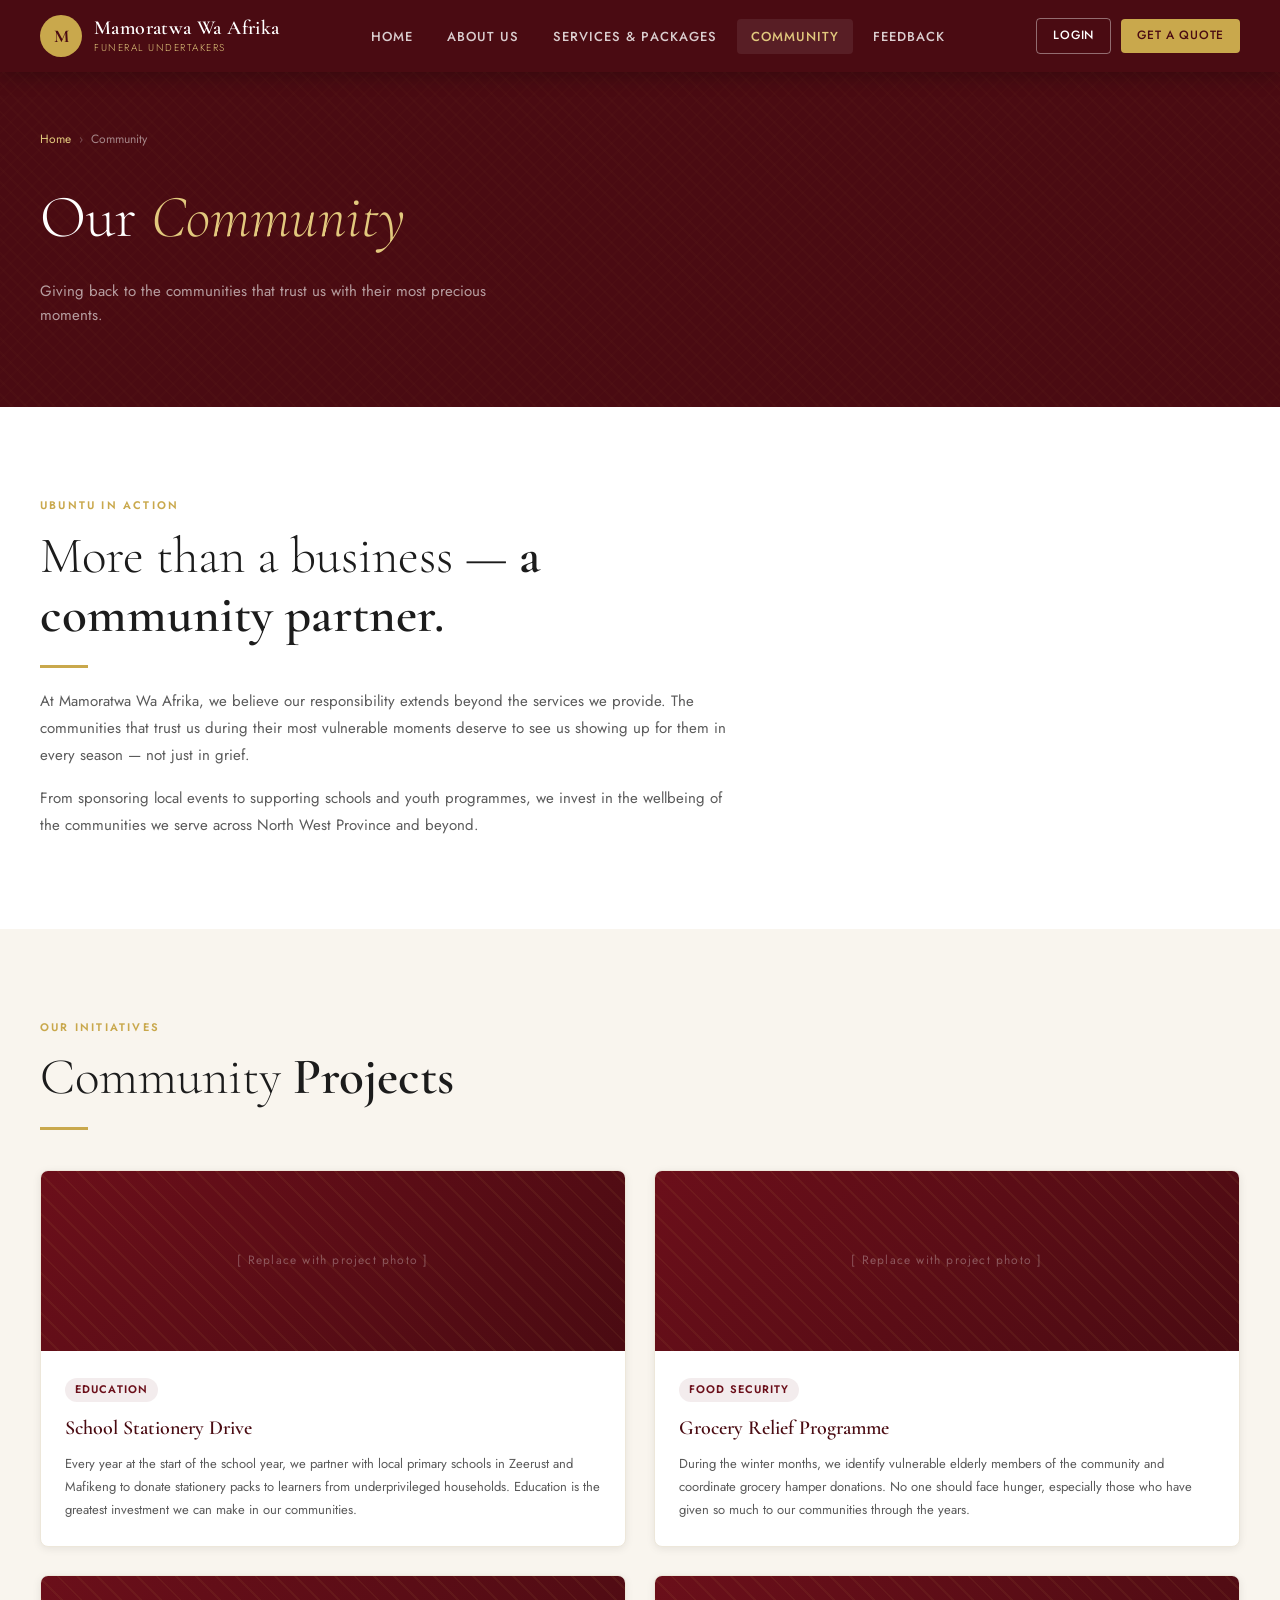
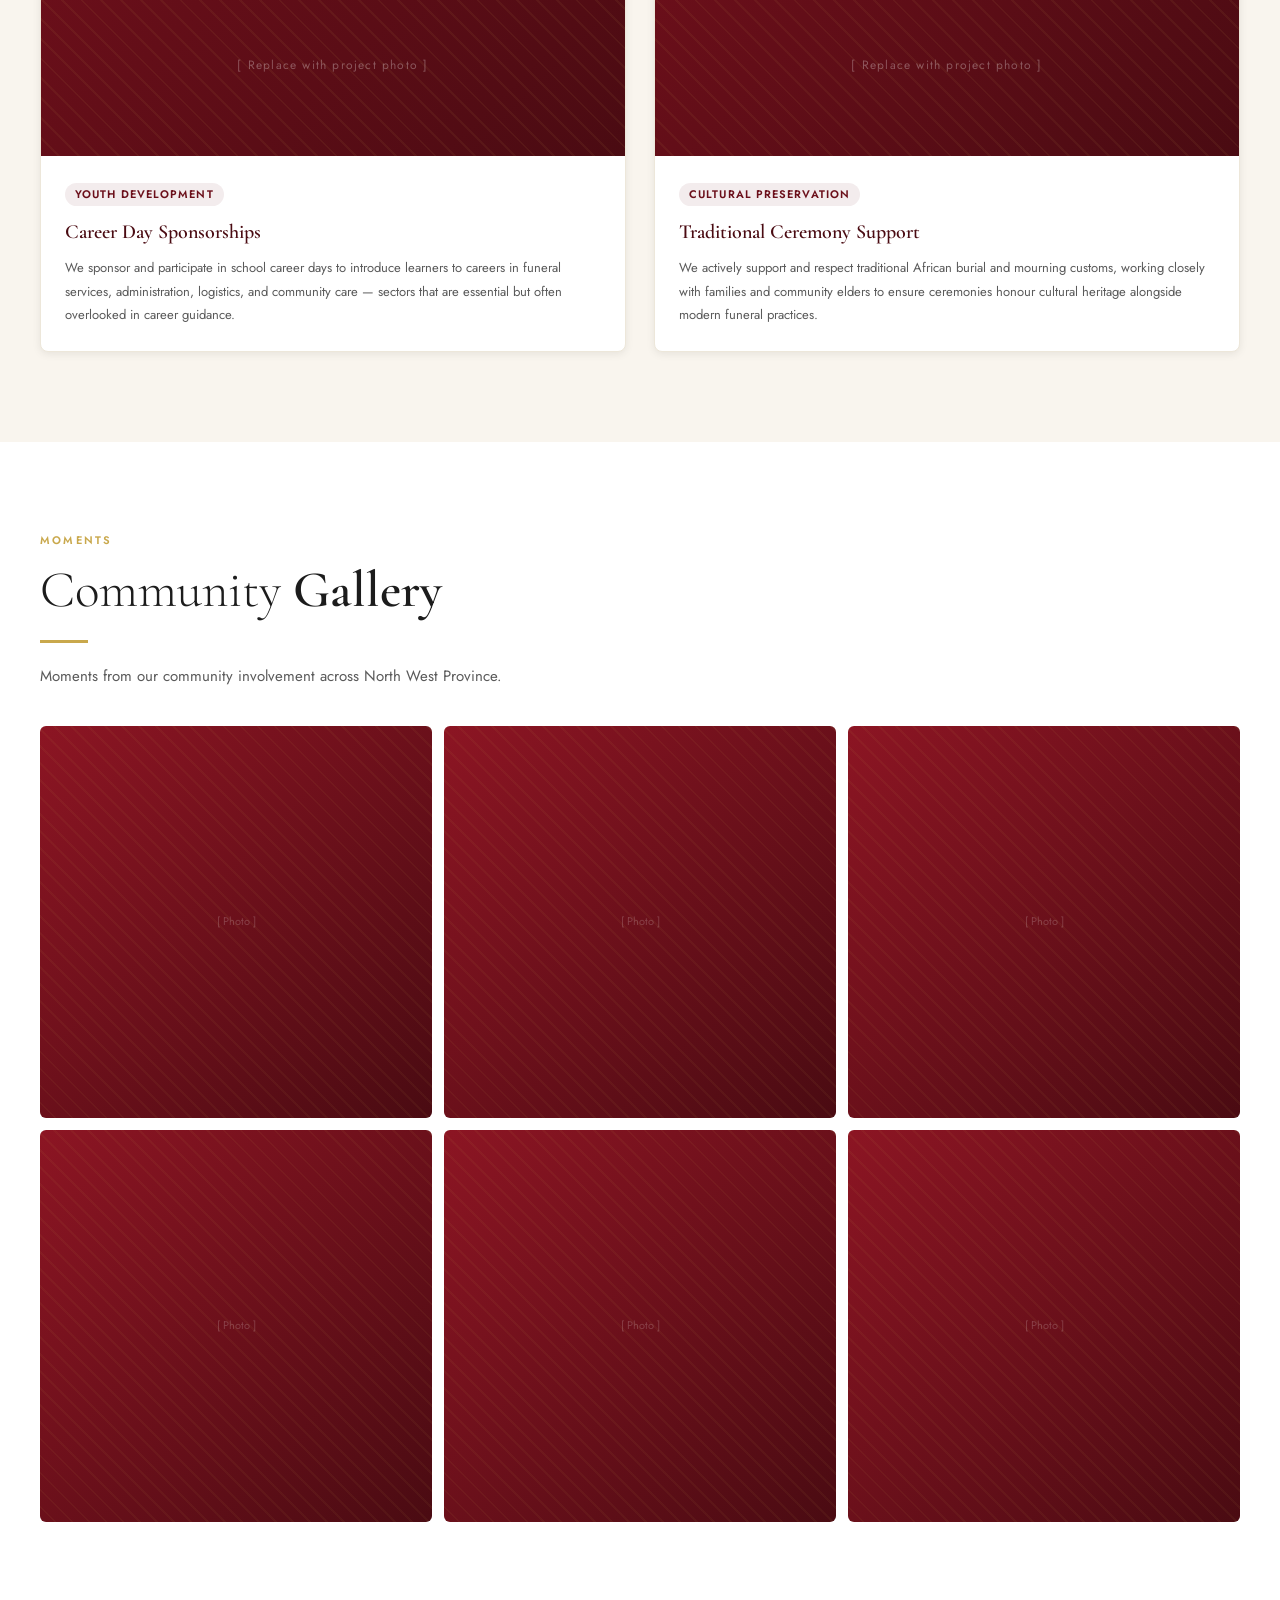
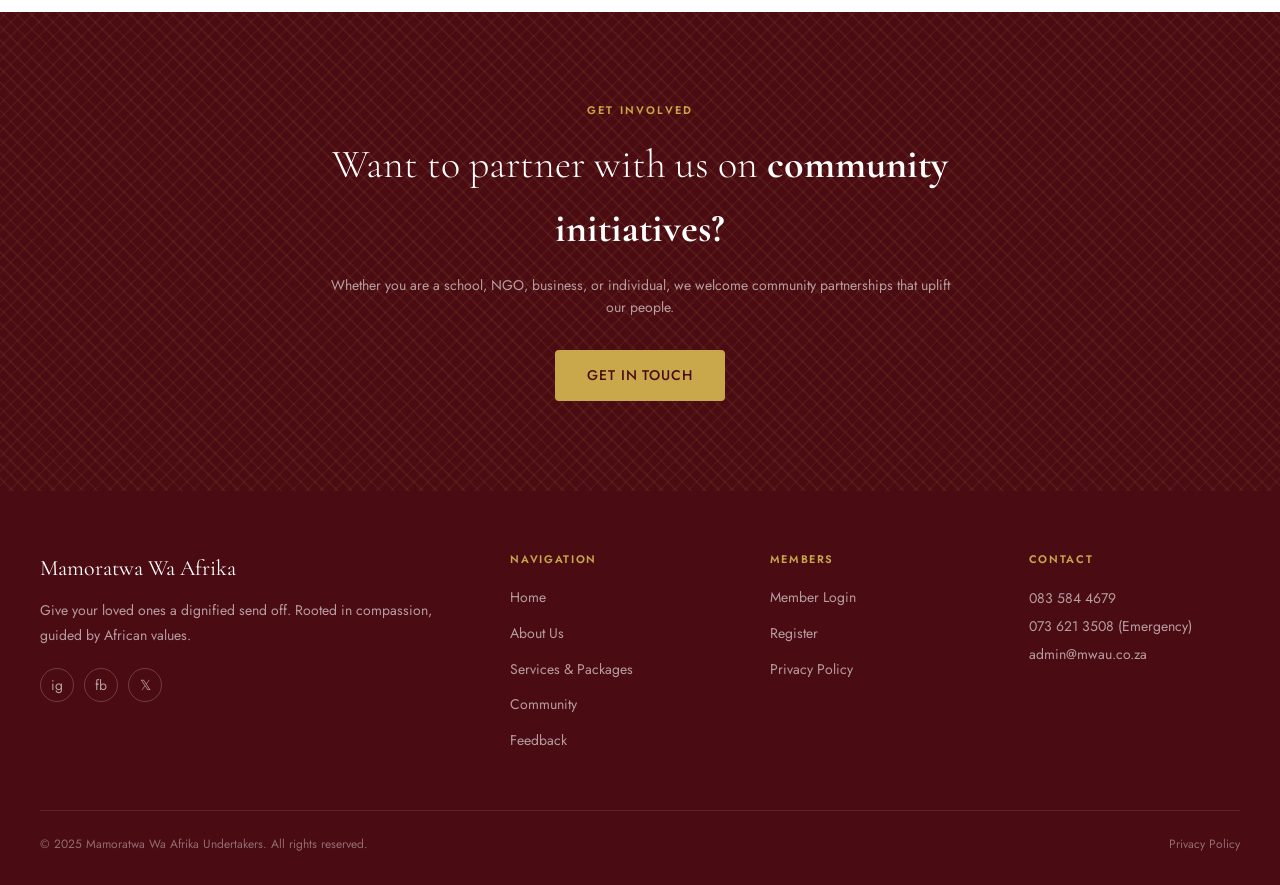
<file: pages/community.html>
<!DOCTYPE html>
<html lang="en">
<head>
  <meta charset="UTF-8" />
  <meta name="viewport" content="width=device-width, initial-scale=1.0" />
  <title>Community – Mamoratwa Wa Afrika</title>
  <link rel="stylesheet" href="../css/main.css" />
  <style>
    .projects-grid { display: grid; grid-template-columns: repeat(2,1fr); gap: 28px; margin-top: 40px; }
    .project-card { background: var(--white); border-radius: 8px; overflow: hidden; box-shadow: var(--shadow-sm); border: 1px solid var(--cream-dark); }
    .project-img { height: 180px; background: linear-gradient(135deg, var(--maroon) 0%, var(--maroon-dark) 100%); display: flex; align-items: center; justify-content: center; position: relative; overflow: hidden; }
    .project-img::before { content: ''; position: absolute; inset: 0; background-image: repeating-linear-gradient(45deg, transparent, transparent 12px, rgba(201,168,76,0.07) 12px, rgba(201,168,76,0.07) 14px); }
    .project-img-label { font-size: 12px; color: rgba(255,255,255,0.3); letter-spacing: 0.1em; position: relative; z-index: 1; }
    .project-body { padding: 24px; }
    .project-tag { display: inline-block; background: rgba(107,15,26,0.08); color: var(--maroon); font-size: 11px; font-weight: 600; letter-spacing: 0.1em; text-transform: uppercase; padding: 3px 10px; border-radius: 20px; margin-bottom: 10px; }
    .project-title { font-family: var(--font-display); font-size: 20px; font-weight: 600; color: var(--maroon-dark); margin-bottom: 8px; }
    .project-desc { font-size: 13px; color: var(--mid-grey); line-height: 1.8; }
    .gallery-grid { display: grid; grid-template-columns: repeat(3,1fr); gap: 12px; margin-top: 36px; }
    .gallery-item { aspect-ratio: 1; background: linear-gradient(135deg, var(--maroon-light), var(--maroon-dark)); border-radius: 6px; display: flex; align-items: center; justify-content: center; color: rgba(255,255,255,0.2); font-size: 11px; position: relative; overflow: hidden; }
    .gallery-item::before { content: ''; position: absolute; inset: 0; background-image: repeating-linear-gradient(45deg, transparent, transparent 10px, rgba(201,168,76,0.06) 10px, rgba(201,168,76,0.06) 12px); }
    @media (max-width: 768px) { .projects-grid { grid-template-columns: 1fr; } .gallery-grid { grid-template-columns: repeat(2,1fr); } }
  </style>
</head>
<body>

<nav class="navbar">
  <a href="../index.html" class="nav-logo">
    <div class="nav-logo-icon">M</div>
    <div><div class="nav-logo-text">Mamoratwa Wa Afrika</div><div class="nav-logo-sub">Funeral Undertakers</div></div>
  </a>
  <ul class="nav-links">
    <li><a href="../index.html">Home</a></li>
    <li><a href="about.html">About Us</a></li>
    <li><a href="services.html">Services &amp; Packages</a></li>
    <li><a href="community.html" class="active">Community</a></li>
    <li><a href="feedback.html">Feedback</a></li>
  </ul>
  <div class="nav-actions" id="nav-actions">
    <a href="login.html" class="btn btn-outline btn-sm">Login</a>
    <a href="register.html" class="btn btn-gold btn-sm">Get a Quote</a>
  </div>
  <button class="hamburger"><span></span><span></span><span></span></button>
</nav>

<div class="page-header">
  <div class="page-header-pattern pattern-dark"></div>
  <div class="page-header-content">
    <div class="breadcrumb"><a href="../index.html">Home</a><span class="breadcrumb-sep">›</span><span>Community</span></div>
    <h1 class="page-header-title">Our <em style="font-style:italic;color:var(--gold-light);">Community</em></h1>
    <p class="page-header-subtitle">Giving back to the communities that trust us with their most precious moments.</p>
  </div>
</div>

<!-- INTRO -->
<section class="section" style="background:var(--white);">
  <div class="container">
    <div style="max-width:700px;">
      <div class="section-label">Ubuntu in Action</div>
      <h2 class="section-title">More than a business — <strong>a community partner.</strong></h2>
      <div class="divider"></div>
      <p class="section-body" style="max-width:100%;margin-bottom:16px;">At Mamoratwa Wa Afrika, we believe our responsibility extends beyond the services we provide. The communities that trust us during their most vulnerable moments deserve to see us showing up for them in every season — not just in grief.</p>
      <p class="section-body" style="max-width:100%;">From sponsoring local events to supporting schools and youth programmes, we invest in the wellbeing of the communities we serve across North West Province and beyond.</p>
    </div>
  </div>
</section>

<!-- PROJECTS -->
<section class="section" style="background:var(--cream);">
  <div class="container">
    <div class="section-label">Our Initiatives</div>
    <h2 class="section-title">Community <strong>Projects</strong></h2>
    <div class="divider"></div>
    <div class="projects-grid">
      <div class="project-card">
        <div class="project-img"><div class="project-img-label">[ Replace with project photo ]</div></div>
        <div class="project-body">
          <div class="project-tag">Education</div>
          <div class="project-title">School Stationery Drive</div>
          <div class="project-desc">Every year at the start of the school year, we partner with local primary schools in Zeerust and Mafikeng to donate stationery packs to learners from underprivileged households. Education is the greatest investment we can make in our communities.</div>
        </div>
      </div>
      <div class="project-card">
        <div class="project-img"><div class="project-img-label">[ Replace with project photo ]</div></div>
        <div class="project-body">
          <div class="project-tag">Food Security</div>
          <div class="project-title">Grocery Relief Programme</div>
          <div class="project-desc">During the winter months, we identify vulnerable elderly members of the community and coordinate grocery hamper donations. No one should face hunger, especially those who have given so much to our communities through the years.</div>
        </div>
      </div>
      <div class="project-card">
        <div class="project-img"><div class="project-img-label">[ Replace with project photo ]</div></div>
        <div class="project-body">
          <div class="project-tag">Youth Development</div>
          <div class="project-title">Career Day Sponsorships</div>
          <div class="project-desc">We sponsor and participate in school career days to introduce learners to careers in funeral services, administration, logistics, and community care — sectors that are essential but often overlooked in career guidance.</div>
        </div>
      </div>
      <div class="project-card">
        <div class="project-img"><div class="project-img-label">[ Replace with project photo ]</div></div>
        <div class="project-body">
          <div class="project-tag">Cultural Preservation</div>
          <div class="project-title">Traditional Ceremony Support</div>
          <div class="project-desc">We actively support and respect traditional African burial and mourning customs, working closely with families and community elders to ensure ceremonies honour cultural heritage alongside modern funeral practices.</div>
        </div>
      </div>
    </div>
  </div>
</section>

<!-- GALLERY -->
<section class="section" style="background:var(--white);">
  <div class="container">
    <div class="section-label">Moments</div>
    <h2 class="section-title">Community <strong>Gallery</strong></h2>
    <div class="divider"></div>
    <p class="section-body">Moments from our community involvement across North West Province.</p>
    <div class="gallery-grid">
      <div class="gallery-item"><span style="position:relative;z-index:1;">[ Photo ]</span></div>
      <div class="gallery-item"><span style="position:relative;z-index:1;">[ Photo ]</span></div>
      <div class="gallery-item"><span style="position:relative;z-index:1;">[ Photo ]</span></div>
      <div class="gallery-item"><span style="position:relative;z-index:1;">[ Photo ]</span></div>
      <div class="gallery-item"><span style="position:relative;z-index:1;">[ Photo ]</span></div>
      <div class="gallery-item"><span style="position:relative;z-index:1;">[ Photo ]</span></div>
    </div>
  </div>
</section>

<!-- INVOLVEMENT CTA -->
<section class="section" style="background:var(--maroon-dark);position:relative;overflow:hidden;text-align:center;">
  <div class="pattern-overlay" style="position:absolute;inset:0;"></div>
  <div class="container" style="position:relative;z-index:1;max-width:620px;">
    <div class="section-label" style="color:var(--gold);">Get Involved</div>
    <h2 style="font-family:var(--font-display);font-size:clamp(26px,4vw,40px);color:var(--white);font-weight:300;margin-bottom:14px;">Want to partner with us on <strong>community initiatives?</strong></h2>
    <p style="color:rgba(255,255,255,0.6);font-size:14px;margin-bottom:32px;">Whether you are a school, NGO, business, or individual, we welcome community partnerships that uplift our people.</p>
    <a href="feedback.html" class="btn btn-gold btn-lg">Get in Touch</a>
  </div>
</section>

<!-- FOOTER -->
<footer class="footer">
  <div class="container">
    <div class="footer-grid">
      <div>
        <div class="footer-brand-name">Mamoratwa Wa Afrika</div>
        <div class="footer-brand-desc">Give your loved ones a dignified send off. Rooted in compassion, guided by African values.</div>
        <div class="social-links">
          <a href="https://www.instagram.com/mamoratwa_waafrika" target="_blank" class="social-link">ig</a>
          <a href="https://web.facebook.com/mwaafrika" target="_blank" class="social-link">fb</a>
          <a href="https://x.com/Mamoratwawaa" target="_blank" class="social-link">𝕏</a>
        </div>
      </div>
      <div>
        <div class="footer-heading">Navigation</div>
        <ul class="footer-links">
          <li><a href="../index.html">Home</a></li>
          <li><a href="about.html">About Us</a></li>
          <li><a href="services.html">Services &amp; Packages</a></li>
          <li><a href="community.html">Community</a></li>
          <li><a href="feedback.html">Feedback</a></li>
        </ul>
      </div>
      <div>
        <div class="footer-heading">Members</div>
        <ul class="footer-links">
          <li><a href="login.html">Member Login</a></li>
          <li><a href="register.html">Register</a></li>
          <li><a href="privacy.html">Privacy Policy</a></li>
        </ul>
      </div>
      <div>
        <div class="footer-heading">Contact</div>
        <div class="footer-info">083 584 4679<br>073 621 3508 (Emergency)<br>admin@mwau.co.za</div>
      </div>
    </div>
    <div class="footer-bottom">
      <div>© 2025 Mamoratwa Wa Afrika Undertakers. All rights reserved.</div>
      <a href="privacy.html" style="color:rgba(255,255,255,0.4);">Privacy Policy</a>
    </div>
  </div>
</footer>

<script src="../js/main.js"></script>
<script>
  document.addEventListener('DOMContentLoaded', () => {
    const s = Auth.getSession();
    if (s) {
      document.getElementById('nav-actions').innerHTML = `
        <a href="${s.role==='admin'?'admin-dashboard.html':'member-dashboard.html'}" class="btn btn-outline btn-sm">Dashboard</a>
        <button class="btn btn-gold btn-sm" onclick="Auth.logout()">Logout</button>`;
    }
  });
</script>
</body>
</html>
</file>
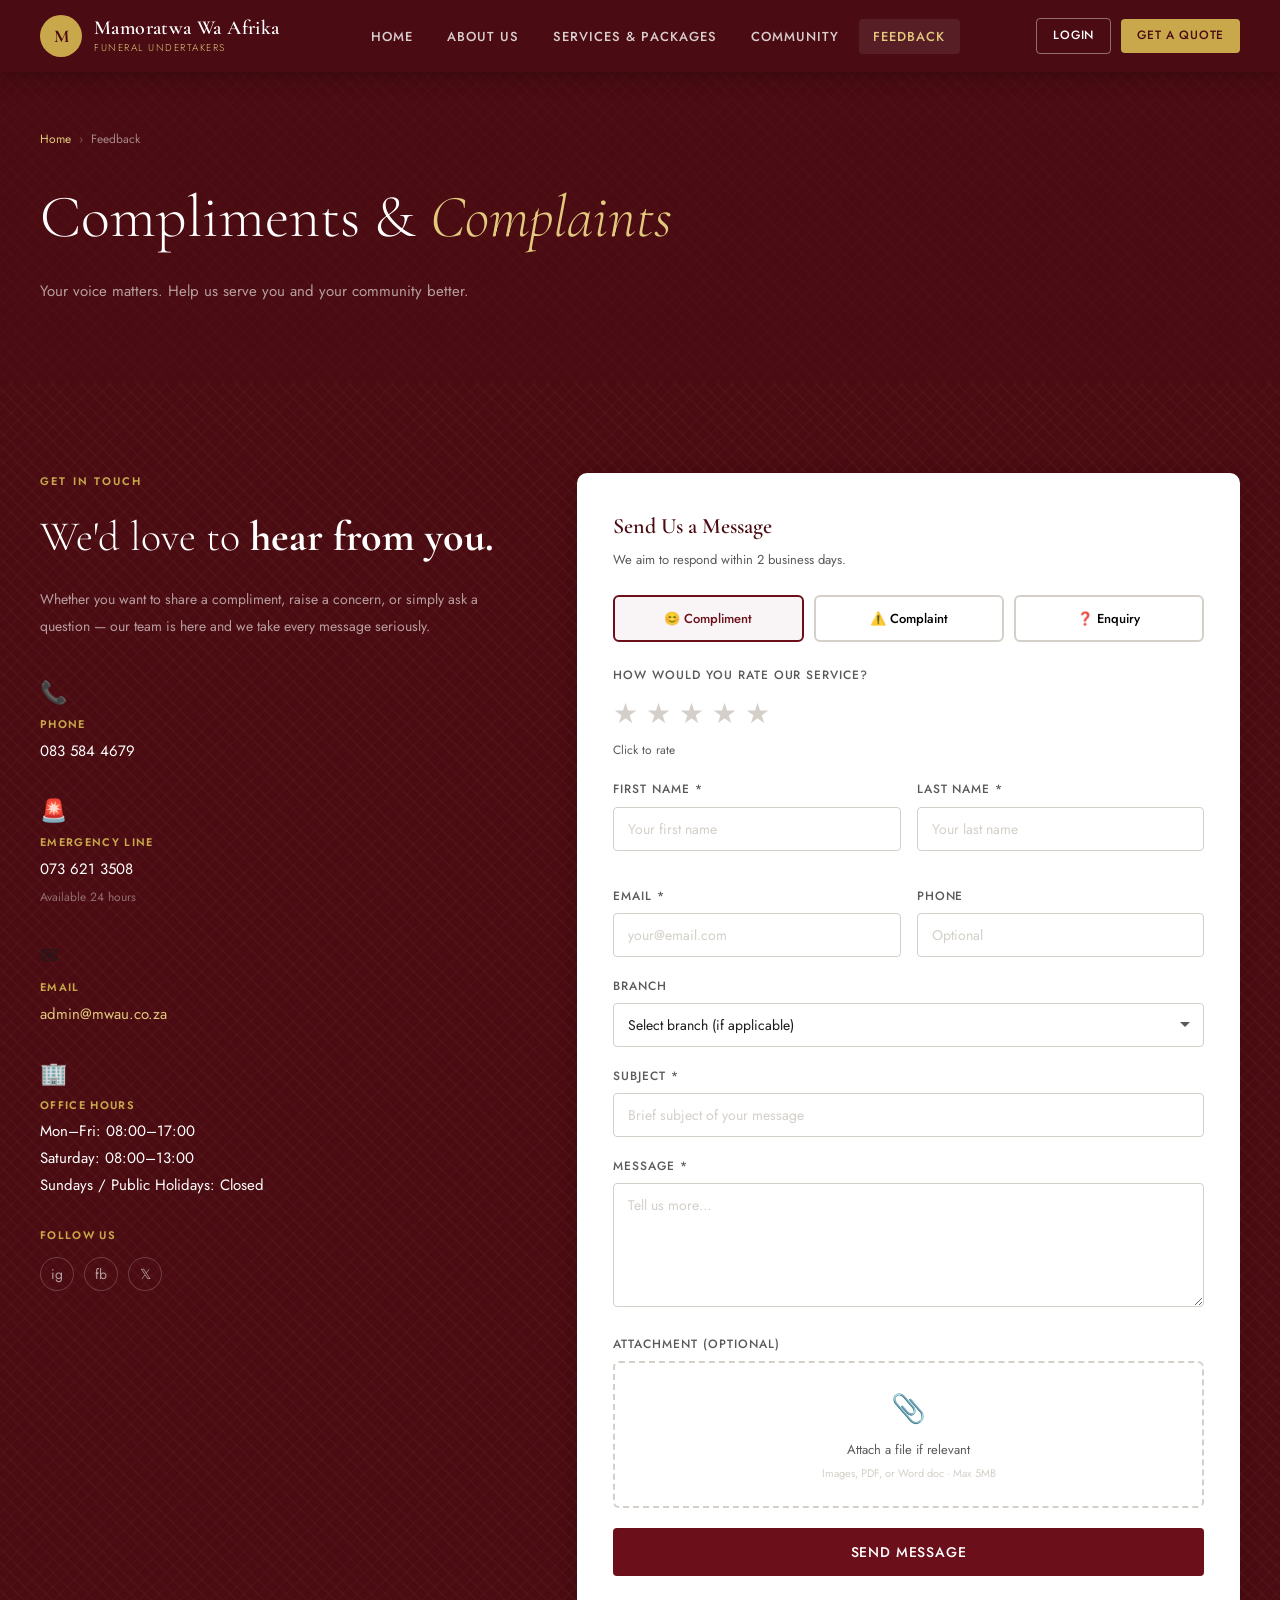
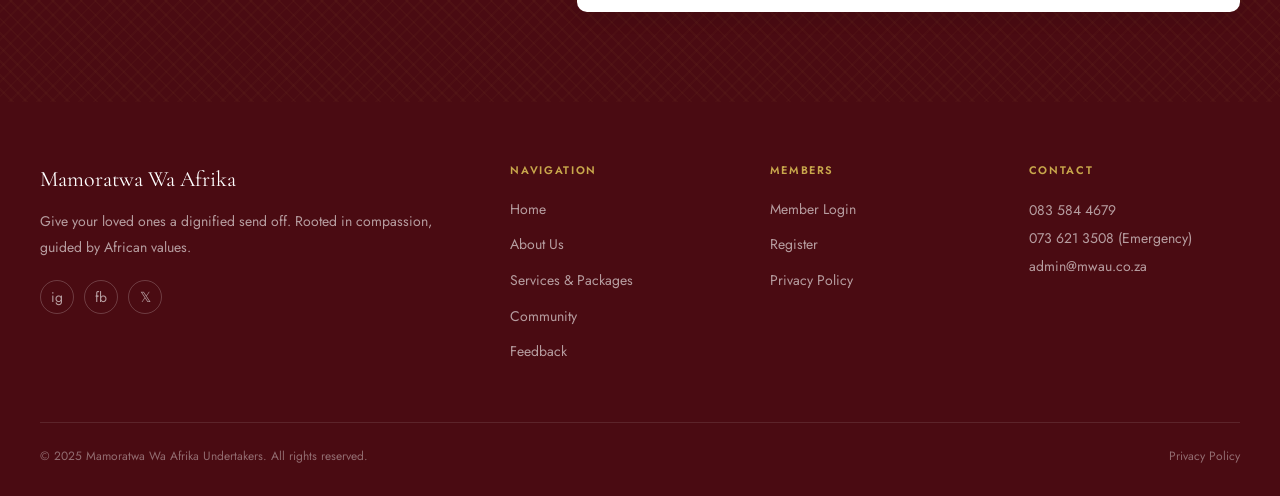
<file: pages/feedback.html>
<!DOCTYPE html>
<html lang="en">
<head>
  <meta charset="UTF-8" />
  <meta name="viewport" content="width=device-width, initial-scale=1.0" />
  <title>Feedback – Mamoratwa Wa Afrika</title>
  <link rel="stylesheet" href="../css/main.css" />
  <style>
    .feedback-layout { display: grid; grid-template-columns: 1fr 1.4fr; gap: 64px; align-items: start; }
    .contact-block { margin-bottom: 28px; }
    .contact-block-icon { font-size: 22px; margin-bottom: 6px; }
    .contact-block-label { font-size: 11px; font-weight: 600; letter-spacing: 0.12em; text-transform: uppercase; color: var(--gold); margin-bottom: 4px; }
    .contact-block-value { font-size: 15px; color: var(--white); line-height: 1.8; }
    .feedback-card { background: var(--white); border-radius: 10px; padding: 36px; box-shadow: var(--shadow-md); }
    .feedback-type-tabs { display: flex; gap: 10px; margin-bottom: 24px; }
    .feedback-type-btn { flex: 1; padding: 12px; border-radius: 6px; border: 2px solid var(--light-grey); background: none; font-family: var(--font-body); font-size: 13px; font-weight: 500; cursor: pointer; transition: var(--transition); text-align: center; }
    .feedback-type-btn:hover { border-color: var(--maroon-light); }
    .feedback-type-btn.selected { border-color: var(--maroon); background: rgba(107,15,26,0.04); color: var(--maroon); }
    .rating-stars { display: flex; gap: 8px; margin-bottom: 4px; }
    .star { font-size: 28px; cursor: pointer; color: var(--light-grey); transition: color 0.15s; user-select: none; }
    .star.active { color: var(--gold); }
    @media (max-width: 900px) { .feedback-layout { grid-template-columns: 1fr; } }
  </style>
</head>
<body>

<nav class="navbar">
  <a href="../index.html" class="nav-logo">
    <div class="nav-logo-icon">M</div>
    <div><div class="nav-logo-text">Mamoratwa Wa Afrika</div><div class="nav-logo-sub">Funeral Undertakers</div></div>
  </a>
  <ul class="nav-links">
    <li><a href="../index.html">Home</a></li>
    <li><a href="about.html">About Us</a></li>
    <li><a href="services.html">Services &amp; Packages</a></li>
    <li><a href="community.html">Community</a></li>
    <li><a href="feedback.html" class="active">Feedback</a></li>
  </ul>
  <div class="nav-actions" id="nav-actions">
    <a href="login.html" class="btn btn-outline btn-sm">Login</a>
    <a href="register.html" class="btn btn-gold btn-sm">Get a Quote</a>
  </div>
  <button class="hamburger"><span></span><span></span><span></span></button>
</nav>

<div class="page-header">
  <div class="page-header-pattern pattern-dark"></div>
  <div class="page-header-content">
    <div class="breadcrumb"><a href="../index.html">Home</a><span class="breadcrumb-sep">›</span><span>Feedback</span></div>
    <h1 class="page-header-title">Compliments &amp; <em style="font-style:italic;color:var(--gold-light);">Complaints</em></h1>
    <p class="page-header-subtitle">Your voice matters. Help us serve you and your community better.</p>
  </div>
</div>

<section class="section" style="background:var(--maroon-dark);position:relative;overflow:hidden;">
  <div class="pattern-overlay" style="position:absolute;inset:0;opacity:0.5;"></div>
  <div class="container" style="position:relative;z-index:1;">
    <div class="feedback-layout">
      <!-- LEFT: contact info -->
      <div>
        <div class="section-label" style="color:var(--gold);">Get in Touch</div>
        <h2 style="font-family:var(--font-display);font-size:clamp(28px,3.5vw,42px);color:var(--white);font-weight:300;margin-bottom:16px;">We'd love to <strong>hear from you.</strong></h2>
        <p style="font-size:14px;color:rgba(255,255,255,0.6);line-height:1.9;margin-bottom:36px;">Whether you want to share a compliment, raise a concern, or simply ask a question — our team is here and we take every message seriously.</p>

        <div class="contact-block">
          <div class="contact-block-icon">📞</div>
          <div class="contact-block-label">Phone</div>
          <div class="contact-block-value">083 584 4679</div>
        </div>
        <div class="contact-block">
          <div class="contact-block-icon">🚨</div>
          <div class="contact-block-label">Emergency Line</div>
          <div class="contact-block-value">073 621 3508<br><span style="font-size:12px;color:rgba(255,255,255,0.4);">Available 24 hours</span></div>
        </div>
        <div class="contact-block">
          <div class="contact-block-icon">✉</div>
          <div class="contact-block-label">Email</div>
          <div class="contact-block-value"><a href="mailto:admin@mwau.co.za" style="color:var(--gold-light);">admin@mwau.co.za</a></div>
        </div>
        <div class="contact-block">
          <div class="contact-block-icon">🏢</div>
          <div class="contact-block-label">Office Hours</div>
          <div class="contact-block-value">Mon–Fri: 08:00–17:00<br>Saturday: 08:00–13:00<br>Sundays / Public Holidays: Closed</div>
        </div>
        <div style="margin-top:28px;">
          <div class="contact-block-label" style="margin-bottom:12px;">Follow Us</div>
          <div class="social-links">
            <a href="https://www.instagram.com/mamoratwa_waafrika" target="_blank" class="social-link">ig</a>
            <a href="https://web.facebook.com/mwaafrika" target="_blank" class="social-link">fb</a>
            <a href="https://x.com/Mamoratwawaa" target="_blank" class="social-link">𝕏</a>
          </div>
        </div>
      </div>

      <!-- RIGHT: feedback form -->
      <div class="feedback-card">
        <div style="font-family:var(--font-display);font-size:22px;font-weight:600;color:var(--maroon-dark);margin-bottom:6px;">Send Us a Message</div>
        <div style="font-size:13px;color:var(--mid-grey);margin-bottom:24px;">We aim to respond within 2 business days.</div>

        <div class="feedback-type-tabs">
          <button class="feedback-type-btn selected" onclick="selectType('compliment',this)">😊 Compliment</button>
          <button class="feedback-type-btn" onclick="selectType('complaint',this)">⚠️ Complaint</button>
          <button class="feedback-type-btn" onclick="selectType('enquiry',this)">❓ Enquiry</button>
        </div>

        <div id="rating-section">
          <div class="form-label">How would you rate our service?</div>
          <div class="rating-stars" id="stars">
            <span class="star" data-val="1" onclick="setRating(1)">★</span>
            <span class="star" data-val="2" onclick="setRating(2)">★</span>
            <span class="star" data-val="3" onclick="setRating(3)">★</span>
            <span class="star" data-val="4" onclick="setRating(4)">★</span>
            <span class="star" data-val="5" onclick="setRating(5)">★</span>
          </div>
          <div style="font-size:12px;color:var(--mid-grey);margin-bottom:20px;" id="rating-label">Click to rate</div>
        </div>

        <div class="form-grid">
          <div class="form-group"><label class="form-label">First Name *</label><input type="text" id="fb-fname" class="form-control" placeholder="Your first name" /></div>
          <div class="form-group"><label class="form-label">Last Name *</label><input type="text" id="fb-lname" class="form-control" placeholder="Your last name" /></div>
          <div class="form-group"><label class="form-label">Email *</label><input type="email" id="fb-email" class="form-control" placeholder="your@email.com" /></div>
          <div class="form-group"><label class="form-label">Phone</label><input type="tel" id="fb-phone" class="form-control" placeholder="Optional" /></div>
        </div>

        <div class="form-group">
          <label class="form-label">Branch</label>
          <select id="fb-branch" class="form-control">
            <option value="">Select branch (if applicable)</option>
            <option>Zeerust Branch</option>
            <option>Mafikeng Branch</option>
            <option>General / Head Office</option>
          </select>
        </div>

        <div class="form-group">
          <label class="form-label">Subject *</label>
          <input type="text" id="fb-subject" class="form-control" placeholder="Brief subject of your message" />
        </div>

        <div class="form-group">
          <label class="form-label">Message *</label>
          <textarea id="fb-message" class="form-control" rows="5" placeholder="Tell us more…" style="resize:vertical;"></textarea>
        </div>

        <div class="form-group">
          <label class="form-label">Attachment (optional)</label>
          <div class="file-upload-area">
            <input type="file" accept="image/*,.pdf,.doc,.docx" />
            <div class="file-upload-icon">📎</div>
            <div class="file-upload-text">Attach a file if relevant</div>
            <div class="file-upload-hint">Images, PDF, or Word doc · Max 5MB</div>
          </div>
        </div>

        <button class="btn btn-maroon w-full btn-lg" style="justify-content:center;" onclick="submitFeedback()">Send Message</button>
      </div>
    </div>
  </div>
</section>

<!-- FOOTER -->
<footer class="footer">
  <div class="container">
    <div class="footer-grid">
      <div>
        <div class="footer-brand-name">Mamoratwa Wa Afrika</div>
        <div class="footer-brand-desc">Give your loved ones a dignified send off. Rooted in compassion, guided by African values.</div>
        <div class="social-links">
          <a href="https://www.instagram.com/mamoratwa_waafrika" target="_blank" class="social-link">ig</a>
          <a href="https://web.facebook.com/mwaafrika" target="_blank" class="social-link">fb</a>
          <a href="https://x.com/Mamoratwawaa" target="_blank" class="social-link">𝕏</a>
        </div>
      </div>
      <div>
        <div class="footer-heading">Navigation</div>
        <ul class="footer-links">
          <li><a href="../index.html">Home</a></li>
          <li><a href="about.html">About Us</a></li>
          <li><a href="services.html">Services &amp; Packages</a></li>
          <li><a href="community.html">Community</a></li>
          <li><a href="feedback.html">Feedback</a></li>
        </ul>
      </div>
      <div>
        <div class="footer-heading">Members</div>
        <ul class="footer-links">
          <li><a href="login.html">Member Login</a></li>
          <li><a href="register.html">Register</a></li>
          <li><a href="privacy.html">Privacy Policy</a></li>
        </ul>
      </div>
      <div>
        <div class="footer-heading">Contact</div>
        <div class="footer-info">083 584 4679<br>073 621 3508 (Emergency)<br>admin@mwau.co.za</div>
      </div>
    </div>
    <div class="footer-bottom">
      <div>© 2025 Mamoratwa Wa Afrika Undertakers. All rights reserved.</div>
      <a href="privacy.html" style="color:rgba(255,255,255,0.4);">Privacy Policy</a>
    </div>
  </div>
</footer>

<script src="../js/main.js"></script>
<script>
  let currentRating = 0;
  let currentType = 'compliment';

  document.addEventListener('DOMContentLoaded', () => {
    const s = Auth.getSession();
    if (s) {
      document.getElementById('nav-actions').innerHTML = `
        <a href="${s.role==='admin'?'admin-dashboard.html':'member-dashboard.html'}" class="btn btn-outline btn-sm">Dashboard</a>
        <button class="btn btn-gold btn-sm" onclick="Auth.logout()">Logout</button>`;
    }
    initFileUploads();
  });

  function selectType(type, btn) {
    currentType = type;
    document.querySelectorAll('.feedback-type-btn').forEach(b => b.classList.remove('selected'));
    btn.classList.add('selected');
    const ratingSec = document.getElementById('rating-section');
    ratingSec.style.display = type === 'compliment' ? 'block' : 'none';
  }

  function setRating(val) {
    currentRating = val;
    const labels = ['','Poor','Fair','Good','Very Good','Excellent'];
    document.getElementById('rating-label').textContent = labels[val] + ' (' + val + '/5)';
    document.querySelectorAll('.star').forEach((s, i) => s.classList.toggle('active', i < val));
  }

  function submitFeedback() {
    const fname   = document.getElementById('fb-fname').value.trim();
    const lname   = document.getElementById('fb-lname').value.trim();
    const email   = document.getElementById('fb-email').value.trim();
    const subject = document.getElementById('fb-subject').value.trim();
    const message = document.getElementById('fb-message').value.trim();
    const branch  = document.getElementById('fb-branch').value;
    const phone   = document.getElementById('fb-phone').value.trim();
    if (!fname || !lname || !email || !subject || !message) {
      showToast('Please fill in all required fields.', 'error'); return;
    }
    if (!validateEmail(email)) { showToast('Please enter a valid email address.', 'error'); return; }

    // Persist to MWAU_DATA so the admin inbox reflects it
    MWAU_DATA.feedback = MWAU_DATA.feedback || [];
    MWAU_DATA.feedback.push({
      id: 'FB' + String(MWAU_DATA.feedback.length + 1).padStart(3, '0'),
      type: currentType,
      rating: currentRating,
      firstName: fname, lastName: lname,
      email, phone, branch, subject, message,
      date: new Date().toISOString().split('T')[0],
      status: 'unread'
    });
    saveData();

    showToast('Thank you! Your message has been sent. We will respond within 2 business days.', 'success', 5000);
    document.getElementById('fb-fname').value = '';
    document.getElementById('fb-lname').value = '';
    document.getElementById('fb-email').value = '';
    document.getElementById('fb-phone').value = '';
    document.getElementById('fb-subject').value = '';
    document.getElementById('fb-message').value = '';
    currentRating = 0;
    document.querySelectorAll('.star').forEach(s => s.classList.remove('active'));
    document.getElementById('rating-label').textContent = 'Click to rate';
  }
</script>
</body>
</html>
</file>
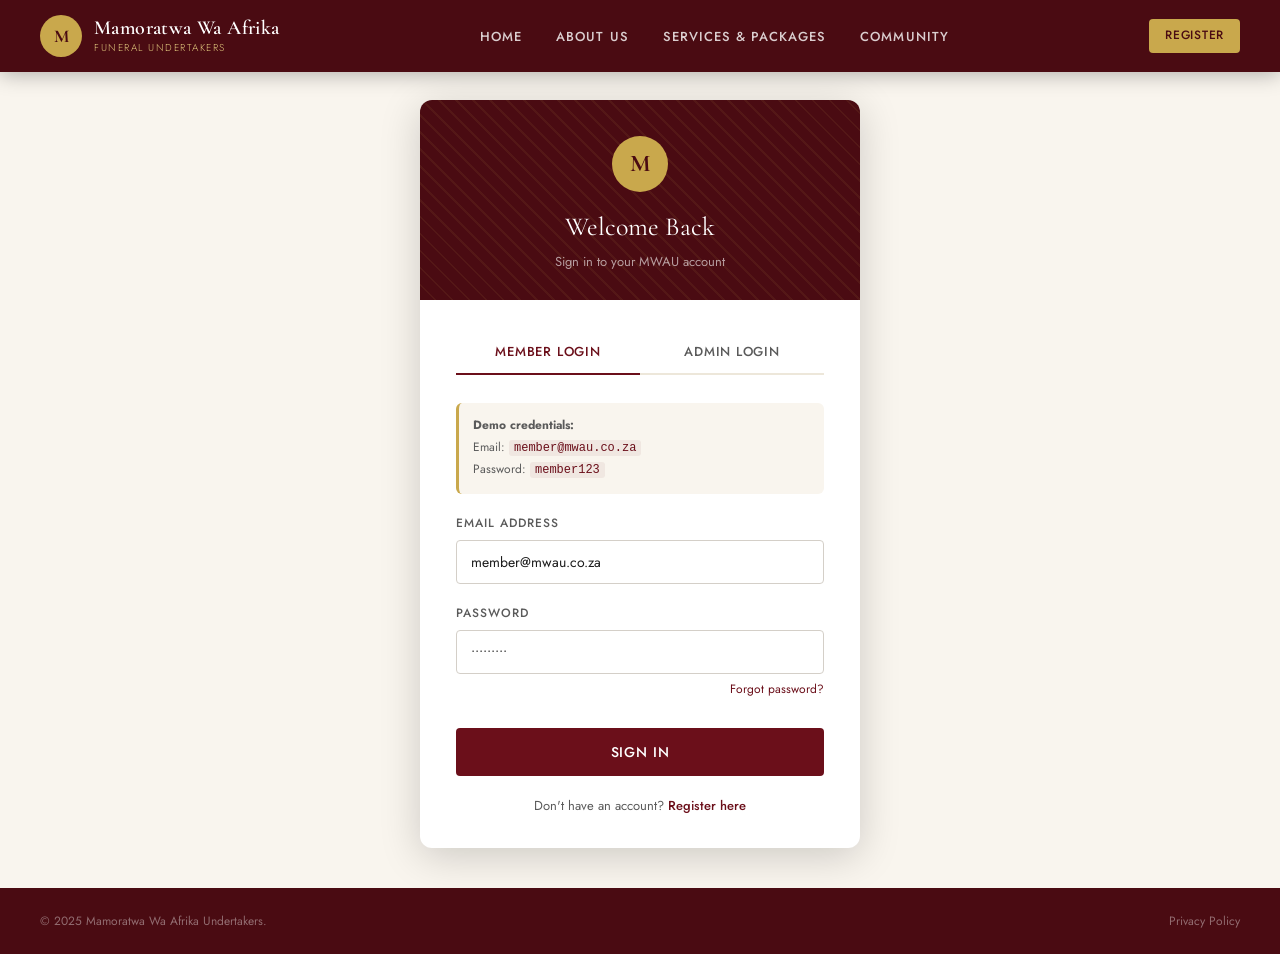
<file: pages/member-dashboard.html>
<!DOCTYPE html>
<html lang="en">

<head>
  <meta charset="UTF-8" />
  <meta name="viewport" content="width=device-width, initial-scale=1.0" />
  <title>My Dashboard – MWAU</title>
  <link rel="stylesheet" href="../css/main.css" />
  <style>
    body {
      background: #F4F1EC;
    }

    .cover-banner {
      background: linear-gradient(135deg, var(--maroon-dark), var(--maroon));
      border-radius: 10px;
      padding: 28px 32px;
      margin-bottom: 28px;
      color: var(--white);
      display: flex;
      align-items: center;
      justify-content: space-between;
      flex-wrap: wrap;
      gap: 16px;
      position: relative;
      overflow: hidden;
    }

    .cover-banner::before {
      content: '';
      position: absolute;
      inset: 0;
      background-image: repeating-linear-gradient(45deg, transparent, transparent 10px, rgba(201, 168, 76, 0.07) 10px, rgba(201, 168, 76, 0.07) 12px);
    }

    .cover-banner-content {
      position: relative;
      z-index: 1;
    }

    .cover-plan-name {
      font-size: 12px;
      letter-spacing: 0.15em;
      text-transform: uppercase;
      color: var(--gold-light);
      margin-bottom: 6px;
    }

    .cover-amount {
      font-family: var(--font-display);
      font-size: 42px;
      font-weight: 600;
      color: var(--white);
      line-height: 1;
    }

    .cover-label {
      font-size: 13px;
      color: rgba(255, 255, 255, 0.6);
      margin-top: 4px;
    }

    .cover-actions {
      position: relative;
      z-index: 1;
      display: flex;
      gap: 10px;
    }

    .dep-grid {
      display: grid;
      grid-template-columns: repeat(auto-fill, minmax(220px, 1fr));
      gap: 16px;
    }

    .dep-card {
      background: var(--white);
      border-radius: 8px;
      padding: 18px;
      border: 1px solid var(--cream-dark);
      display: flex;
      align-items: center;
      gap: 14px;
    }

    .dep-avatar {
      width: 40px;
      height: 40px;
      border-radius: 50%;
      background: rgba(107, 15, 26, 0.1);
      display: flex;
      align-items: center;
      justify-content: center;
      font-family: var(--font-display);
      font-size: 18px;
      color: var(--maroon);
      font-weight: 600;
      flex-shrink: 0;
    }

    .dep-name {
      font-size: 14px;
      font-weight: 500;
      color: var(--charcoal);
    }

    .dep-rel {
      font-size: 12px;
      color: var(--mid-grey);
    }

    .claim-step-bar {
      display: flex;
      gap: 0;
      background: var(--cream);
      border-radius: 8px;
      overflow: hidden;
      margin-bottom: 20px;
    }

    .claim-step-item {
      flex: 1;
      padding: 10px 8px;
      text-align: center;
      font-size: 11px;
      font-weight: 500;
      text-transform: uppercase;
      letter-spacing: 0.07em;
      color: var(--mid-grey);
      position: relative;
    }

    .claim-step-item.done {
      background: var(--maroon);
      color: var(--white);
    }

    .claim-step-item.active {
      background: var(--gold);
      color: var(--maroon-dark);
    }
  </style>
</head>

<body>

  <!-- SIDEBAR -->
  <div class="portal-layout">
    <aside class="sidebar">
      <div class="sidebar-header">
        <div class="sidebar-logo">
          <div class="sidebar-logo-icon">M</div>
          <div>
            <div class="sidebar-logo-text">Mamoratwa</div>
            <div class="sidebar-logo-sub">Member Portal</div>
          </div>
        </div>
      </div>
      <div class="sidebar-user" id="sidebar-user">
        <div class="sidebar-avatar" id="sb-avatar">T</div>
        <div>
          <div class="sidebar-user-name" id="sb-name">—</div>
          <div class="sidebar-user-role">Member</div>
        </div>
      </div>
      <nav class="sidebar-nav">
        <div class="sidebar-nav-section">Overview</div>
        <a href="javascript:void(0)" class="sidebar-link active" onclick="showPane('dashboard')">
          <svg viewBox="0 0 24 24" fill="none" stroke="currentColor" stroke-width="2">
            <rect x="3" y="3" width="7" height="7" />
            <rect x="14" y="3" width="7" height="7" />
            <rect x="3" y="14" width="7" height="7" />
            <rect x="14" y="14" width="7" height="7" />
          </svg>
          Dashboard
        </a>
        <div class="sidebar-nav-section">My Cover</div>
        <a href="javascript:void(0)" class="sidebar-link" onclick="showPane('plan')">
          <svg viewBox="0 0 24 24" fill="none" stroke="currentColor" stroke-width="2">
            <path d="M12 22s8-4 8-10V5l-8-3-8 3v7c0 6 8 10 8 10z" />
          </svg>
          My Plan
        </a>
        <a href="javascript:void(0)" class="sidebar-link" onclick="showPane('dependants')">
          <svg viewBox="0 0 24 24" fill="none" stroke="currentColor" stroke-width="2">
            <path d="M17 21v-2a4 4 0 00-4-4H5a4 4 0 00-4 4v2" />
            <circle cx="9" cy="7" r="4" />
            <path d="M23 21v-2a4 4 0 00-3-3.87M16 3.13a4 4 0 010 7.75" />
          </svg>
          Dependants
        </a>
        <a href="javascript:void(0)" class="sidebar-link" onclick="showPane('claims')">
          <svg viewBox="0 0 24 24" fill="none" stroke="currentColor" stroke-width="2">
            <path d="M14 2H6a2 2 0 00-2 2v16a2 2 0 002 2h12a2 2 0 002-2V8z" />
            <polyline points="14 2 14 8 20 8" />
            <line x1="16" y1="13" x2="8" y2="13" />
            <line x1="16" y1="17" x2="8" y2="17" />
          </svg>
          Claims
        </a>
        <div class="sidebar-nav-section">Account</div>
        <a href="javascript:void(0)" class="sidebar-link" onclick="showPane('payment')">
          <svg viewBox="0 0 24 24" fill="none" stroke="currentColor" stroke-width="2">
            <rect x="1" y="4" width="22" height="16" rx="2" />
            <line x1="1" y1="10" x2="23" y2="10" />
          </svg>
          Make a Payment
        </a>
        <a href="javascript:void(0)" class="sidebar-link" onclick="showPane('profile')">
          <svg viewBox="0 0 24 24" fill="none" stroke="currentColor" stroke-width="2">
            <path d="M20 21v-2a4 4 0 00-4-4H8a4 4 0 00-4 4v2" />
            <circle cx="12" cy="7" r="4" />
          </svg>
          My Profile
        </a>
      </nav>
      <div class="sidebar-footer">
        <button class="btn btn-outline w-full"
          style="color:rgba(255,255,255,0.7);border-color:rgba(255,255,255,0.2);justify-content:center;"
          onclick="Auth.logout()">Sign Out</button>
      </div>
    </aside>

    <!-- MAIN -->
    <main class="portal-main">
      <div class="portal-topbar">
        <div class="portal-page-title" id="topbar-title">Dashboard</div>
        <div class="flex align-center gap-sm">
          <button id="sidebar-toggle" style="background:none;border:none;display:none;cursor:pointer;padding:6px;">
            <svg width="22" height="22" viewBox="0 0 24 24" fill="none" stroke="var(--charcoal)" stroke-width="2">
              <line x1="3" y1="12" x2="21" y2="12" />
              <line x1="3" y1="6" x2="21" y2="6" />
              <line x1="3" y1="18" x2="21" y2="18" />
            </svg>
          </button>
          <span id="topbar-status"></span>
          <!-- Notification Bell -->
          <div class="notif-bell-wrap" onclick="toggleNotifDropdown(event)">
            <svg width="22" height="22" viewBox="0 0 24 24" fill="none" stroke="var(--charcoal)" stroke-width="2">
              <path d="M18 8A6 6 0 006 8c0 7-3 9-3 9h18s-3-2-3-9"/>
              <path d="M13.73 21a2 2 0 01-3.46 0"/>
            </svg>
            <span class="notif-badge" id="notif-badge">0</span>
          </div>
          <div class="notif-dropdown" id="notif-dropdown">
            <div class="notif-header">
              Notifications
              <span style="font-size:12px;font-weight:400;color:var(--mid-grey);cursor:pointer;" onclick="markAllNotifsRead()">Mark all read</span>
            </div>
            <div id="notif-list"></div>
          </div>
        </div>
      </div>

      <div class="portal-content">

        <!-- ══ DASHBOARD PANE ══ -->
        <div id="pane-dashboard">
          <!-- Cover banner -->
          <div class="cover-banner">
            <div class="cover-banner-content">
              <div class="cover-plan-name" id="db-plan-name">—</div>
              <div class="cover-amount" id="db-cover-amount">—</div>
              <div class="cover-label">Total funeral cover</div>
            </div>
            <div class="cover-actions">
              <span id="db-status-badge"></span>
              <button class="btn btn-gold btn-sm" onclick="showPane('claims');openModal('new-claim-modal')">File a
                Claim</button>
            </div>
          </div>

          <!-- Stats -->
          <div class="stats-grid">
            <div class="stat-card">
              <div class="stat-icon stat-icon-maroon">
                <svg width="22" height="22" viewBox="0 0 24 24" fill="none" stroke="currentColor" stroke-width="2">
                  <path d="M17 21v-2a4 4 0 00-4-4H5a4 4 0 00-4 4v2" />
                  <circle cx="9" cy="7" r="4" />
                </svg>
              </div>
              <div>
                <div class="stat-value" id="db-dep-count">0</div>
                <div class="stat-label">Dependants</div>
              </div>
            </div>
            <div class="stat-card">
              <div class="stat-icon stat-icon-gold">
                <svg width="22" height="22" viewBox="0 0 24 24" fill="none" stroke="currentColor" stroke-width="2">
                  <rect x="1" y="4" width="22" height="16" rx="2" />
                  <line x1="1" y1="10" x2="23" y2="10" />
                </svg>
              </div>
              <div>
                <div class="stat-value" id="db-premium">R—</div>
                <div class="stat-label">Monthly Premium</div>
              </div>
            </div>
            <div class="stat-card">
              <div class="stat-icon stat-icon-green">
                <svg width="22" height="22" viewBox="0 0 24 24" fill="none" stroke="currentColor" stroke-width="2">
                  <polyline points="20 6 9 17 4 12" />
                </svg>
              </div>
              <div>
                <div class="stat-value" id="db-claims-count">0</div>
                <div class="stat-label">Claims Filed</div>
              </div>
            </div>
            <div class="stat-card">
              <div class="stat-icon stat-icon-blue">
                <svg width="22" height="22" viewBox="0 0 24 24" fill="none" stroke="currentColor" stroke-width="2">
                  <circle cx="12" cy="12" r="10" />
                  <polyline points="12 6 12 12 16 14" />
                </svg>
              </div>
              <div>
                <div class="stat-value" id="db-join-date">—</div>
                <div class="stat-label">Member Since</div>
              </div>
            </div>
          </div>

          <!-- Recent Claims -->
          <div class="card mb-3">
            <div class="card-body">
              <div class="flex justify-between align-center mb-3">
                <div style="font-family:var(--font-display);font-size:18px;font-weight:600;color:var(--maroon-dark);">
                  Recent Claims</div>
                <button class="btn btn-sm btn-maroon" onclick="showPane('claims')">View All</button>
              </div>
              <div id="db-recent-claims"></div>
            </div>
          </div>

          <!-- Quick Dependants -->
          <div class="card">
            <div class="card-body">
              <div class="flex justify-between align-center mb-3">
                <div style="font-family:var(--font-display);font-size:18px;font-weight:600;color:var(--maroon-dark);">
                  Covered Dependants</div>
                <button class="btn btn-sm btn-maroon" onclick="showPane('dependants')">Manage</button>
              </div>
              <div class="dep-grid" id="db-dep-preview"></div>
            </div>
          </div>
        </div>

        <!-- ══ PLAN PANE ══ -->
        <div id="pane-plan" class="hidden">
          <div class="card">
            <div class="card-body">
              <div
                style="font-family:var(--font-display);font-size:22px;font-weight:600;color:var(--maroon-dark);margin-bottom:20px;">
                My Cover Plan</div>
              <div id="plan-detail-content"></div>
            </div>
          </div>
        </div>

        <!-- ══ DEPENDANTS PANE ══ -->
        <div id="pane-dependants" class="hidden">
          <div class="flex justify-between align-center mb-3">
            <div style="font-family:var(--font-display);font-size:22px;font-weight:600;color:var(--maroon-dark);">My
              Dependants</div>
            <button class="btn btn-sm btn-maroon" onclick="openModal('add-dep-modal')">+ Add Dependant</button>
          </div>
          <div class="alert alert-info" id="dep-pane-limit"></div>
          <div class="card">
            <div class="card-body">
              <div class="table-wrap" id="dep-table-wrap"></div>
            </div>
          </div>
        </div>

        <!-- ══ PAYMENTS PANE ══ -->
        <div id="pane-payment" class="hidden">
          <div style="font-family:var(--font-display);font-size:22px;font-weight:600;color:var(--maroon-dark);margin-bottom:24px;">Make a Payment</div>

          <!-- Outstanding balance card -->
          <div class="card mb-3" id="payment-balance-card"></div>

          <!-- Payment method tabs -->
          <div class="card mb-3">
            <div class="card-body">
              <div style="font-family:var(--font-display);font-size:18px;font-weight:600;color:var(--maroon-dark);margin-bottom:16px;">Choose Payment Method</div>
              <div style="display:flex;gap:12px;margin-bottom:20px;flex-wrap:wrap;">
                <button class="payment-tab selected" id="ptab-eft" onclick="selectPayTab('eft')">🏦 Bank Transfer (EFT)</button>
                <button class="payment-tab" id="ptab-card" onclick="selectPayTab('card')">💳 Debit / Credit Card</button>
              </div>

              <!-- EFT -->
              <div id="pay-eft-section">
                <div class="alert alert-info">Use your <strong>Member ID</strong> as the payment reference so we can match your payment automatically.</div>
                <div class="bank-details" style="margin-bottom:16px;">
                  <div class="bank-row"><span class="bank-label">Bank</span><span class="bank-value">First National Bank (FNB)</span></div>
                  <div class="bank-row"><span class="bank-label">Account Name</span><span class="bank-value">Mamoratwa Wa Afrika</span></div>
                  <div class="bank-row"><span class="bank-label">Account Number</span><span class="bank-value">62 000 000 000</span></div>
                  <div class="bank-row"><span class="bank-label">Branch Code</span><span class="bank-value">250 655</span></div>
                  <div class="bank-row"><span class="bank-label">Reference</span><span class="bank-value" id="pay-eft-ref">—</span></div>
                  <div class="bank-row"><span class="bank-label">Amount Due</span><span class="bank-value" id="pay-eft-amount" style="color:var(--maroon);font-weight:700;">—</span></div>
                </div>
                <div class="form-group">
                  <label class="form-label">Upload Proof of Payment</label>
                  <div class="file-upload-area" id="pop-upload-area">
                    <input type="file" id="pop-file" accept="image/*,.pdf" />
                    <div class="file-upload-icon">📎</div>
                    <div class="file-upload-text">Click to upload proof of payment</div>
                    <div class="file-upload-hint">JPG, PNG or PDF · Max 5MB</div>
                  </div>
                </div>
                <button class="btn btn-maroon btn-lg" style="margin-top:8px;" onclick="submitEFTPayment()">Submit Proof of Payment</button>
              </div>

              <!-- Card -->
              <div id="pay-card-section" class="hidden">
                <div class="alert alert-warning">This is a demo card form. No real payment is processed in this prototype.</div>
                <div class="form-grid">
                  <div class="form-group col-span-2"><label class="form-label">Cardholder Name</label><input type="text" id="pay-card-name" class="form-control" placeholder="Name on card" /></div>
                  <div class="form-group col-span-2"><label class="form-label">Card Number</label><input type="text" id="pay-card-num" class="form-control" placeholder="0000 0000 0000 0000" maxlength="19" oninput="fmtCard(this)" /></div>
                  <div class="form-group"><label class="form-label">Expiry</label><input type="text" id="pay-card-exp" class="form-control" placeholder="MM / YY" maxlength="7" oninput="fmtExpiry(this)" /></div>
                  <div class="form-group"><label class="form-label">CVV</label><input type="text" id="pay-card-cvv" class="form-control" placeholder="3 digits" maxlength="3" /></div>
                  <div class="form-group col-span-2"><label class="form-label">Amount</label><input type="text" id="pay-card-amount" class="form-control" readonly style="background:var(--cream);" /></div>
                </div>
                <button class="btn btn-maroon btn-lg" style="margin-top:8px;" onclick="submitCardPayment()">Pay Now</button>
              </div>
            </div>
          </div>

          <!-- Payment history (last 6 months only, owned months) -->
          <div class="card">
            <div class="card-body">
              <div style="font-family:var(--font-display);font-size:18px;font-weight:600;color:var(--maroon-dark);margin-bottom:16px;">Recent Payment History</div>
              <div id="payment-history-list"></div>
            </div>
          </div>
        </div>

        <!-- ══ CLAIMS PANE ══ -->
        <div id="pane-claims" class="hidden">
          <div class="flex justify-between align-center mb-3">
            <div style="font-family:var(--font-display);font-size:22px;font-weight:600;color:var(--maroon-dark);">My
              Claims</div>
            <button class="btn btn-maroon" onclick="openModal('new-claim-modal')">+ New Claim</button>
          </div>
          <div id="claims-list"></div>
        </div>

        <!-- ══ PROFILE PANE ══ -->
        <div id="pane-profile" class="hidden">
          <div class="card mb-3">
            <div class="card-body">
              <div
                style="font-family:var(--font-display);font-size:22px;font-weight:600;color:var(--maroon-dark);margin-bottom:24px;">
                My Profile</div>
              <div id="profile-content"></div>
            </div>
          </div>

          <!-- Membership Card -->
          <div class="card mb-3">
            <div class="card-body">
              <div style="font-family:var(--font-display);font-size:18px;font-weight:600;color:var(--maroon-dark);margin-bottom:16px;">Membership Card</div>
              <p style="font-size:14px;color:var(--mid-grey);margin-bottom:16px;">Download your digital membership card to keep on your phone or print it out.</p>
              <div id="membership-card-preview" style="margin-bottom:16px;"></div>
              <button class="btn btn-maroon" onclick="downloadMembershipCard()">⬇ Download Membership Card (PDF)</button>
            </div>
          </div>

          <!-- Plan Upgrade -->
          <div class="card">
            <div class="card-body">
              <div style="font-family:var(--font-display);font-size:18px;font-weight:600;color:var(--maroon-dark);margin-bottom:8px;">Request Plan Change</div>
              <p style="font-size:14px;color:var(--mid-grey);margin-bottom:16px;">Submit a request to upgrade or downgrade your plan. Changes take effect from the next billing cycle and are subject to admin approval.</p>
              <div id="plan-upgrade-content"></div>
            </div>
          </div>
        </div>

      </div><!-- /portal-content -->
    </main>
  </div>

  <!-- ══ NEW CLAIM MODAL ══ -->
  <div class="modal-overlay" id="new-claim-modal">
    <div class="modal modal-lg">
      <div class="modal-header">
        <div class="modal-title">File a New Claim</div>
        <button class="modal-close">×</button>
      </div>
      <div class="modal-body">
        <div class="alert alert-warning">All supporting documents are required for your claim to be processed.
          Incomplete claims may be delayed.</div>

        <div class="sub-section-title"
          style="font-size:13px;font-weight:600;text-transform:uppercase;letter-spacing:0.08em;color:var(--mid-grey);margin-bottom:14px;padding-bottom:8px;border-bottom:1px solid var(--cream-dark);">
          Deceased Information</div>
        <div class="form-grid">
          <div class="form-group"><label class="form-label">Full Name of Deceased *</label><input type="text"
              id="cl-deceased-name" class="form-control" placeholder="Full names" /></div>
          <div class="form-group"><label class="form-label">SA ID Number of Deceased *</label><input type="text"
              id="cl-deceased-id" class="form-control" placeholder="13-digit ID number" maxlength="13" /></div>
          <div class="form-group"><label class="form-label">Date of Birth</label><input type="date" id="cl-deceased-dob"
              class="form-control" /></div>
          <div class="form-group"><label class="form-label">Date of Death *</label><input type="date"
              id="cl-deceased-dod" class="form-control" /></div>
          <div class="form-group"><label class="form-label">Relationship to Member *</label>
            <select id="cl-relationship" class="form-control">
              <option value="">Select relationship</option>
              <option>Spouse</option>
              <option>Child</option>
              <option>Father</option>
              <option>Mother</option>
              <option>Sibling</option>
              <option>Extended Family</option>
            </select>
          </div>
          <div class="form-group"><label class="form-label">Cause of Death *</label><input type="text" id="cl-cause"
              class="form-control" placeholder="As per death certificate" /></div>
          <div class="form-group col-span-2"><label class="form-label">Funeral Home / Branch</label>
            <select id="cl-funeral-home" class="form-control">
              <option>Mamoratwa Wa Afrika – Mafikeng</option>
              <option>Mamoratwa Wa Afrika – Zeerust</option>
              <option>Other (specify in notes)</option>
            </select>
          </div>
          <div class="form-group"><label class="form-label">Planned Funeral Date</label><input type="date"
              id="cl-funeral-date" class="form-control" /></div>
        </div>

        <div class="sub-section-title"
          style="font-size:13px;font-weight:600;text-transform:uppercase;letter-spacing:0.08em;color:var(--mid-grey);margin:20px 0 14px;padding-bottom:8px;border-bottom:1px solid var(--cream-dark);">
          Banking Details (for payout)</div>
        <div class="form-grid">
          <div class="form-group"><label class="form-label">Bank Name *</label>
            <select id="cl-bank" class="form-control">
              <option value="">Select bank</option>
              <option>ABSA</option>
              <option>FNB</option>
              <option>Nedbank</option>
              <option>Standard Bank</option>
              <option>Capitec</option>
              <option>TymeBank</option>
            </select>
          </div>
          <div class="form-group"><label class="form-label">Account Number *</label><input type="text" id="cl-account"
              class="form-control" placeholder="Account number" /></div>
          <div class="form-group"><label class="form-label">Branch Code</label><input type="text" id="cl-branch-code"
              class="form-control" placeholder="6-digit branch code" /></div>
          <div class="form-group"><label class="form-label">Account Type</label>
            <select id="cl-account-type" class="form-control">
              <option>Cheque</option>
              <option>Savings</option>
              <option>Transmission</option>
            </select>
          </div>
        </div>

        <div class="sub-section-title"
          style="font-size:13px;font-weight:600;text-transform:uppercase;letter-spacing:0.08em;color:var(--mid-grey);margin:20px 0 14px;padding-bottom:8px;border-bottom:1px solid var(--cream-dark);">
          Supporting Documents</div>
        <div class="form-grid">
          <div class="form-group">
            <label class="form-label">Death Certificate *</label>
            <div class="file-upload-area"><input type="file" accept=".pdf,image/*" />
              <div class="file-upload-icon">📄</div>
              <div class="file-upload-text">Upload death certificate</div>
              <div class="file-upload-hint">PDF or image · Max 5MB</div>
            </div>
          </div>
          <div class="form-group">
            <label class="form-label">ID Copy of Deceased *</label>
            <div class="file-upload-area"><input type="file" accept=".pdf,image/*" />
              <div class="file-upload-icon">🪪</div>
              <div class="file-upload-text">Upload ID document</div>
              <div class="file-upload-hint">PDF or image · Max 5MB</div>
            </div>
          </div>
          <div class="form-group">
            <label class="form-label">Your ID Copy *</label>
            <div class="file-upload-area"><input type="file" accept=".pdf,image/*" />
              <div class="file-upload-icon">🪪</div>
              <div class="file-upload-text">Upload your ID document</div>
              <div class="file-upload-hint">PDF or image · Max 5MB</div>
            </div>
          </div>
          <div class="form-group">
            <label class="form-label">Funeral Invoice</label>
            <div class="file-upload-area"><input type="file" accept=".pdf,image/*" />
              <div class="file-upload-icon">🧾</div>
              <div class="file-upload-text">Upload funeral invoice</div>
              <div class="file-upload-hint">PDF or image · Max 5MB</div>
            </div>
          </div>
        </div>

        <div class="form-group mt-2">
          <label class="form-label">Additional Notes</label>
          <textarea class="form-control" id="cl-notes" rows="3"
            placeholder="Any additional information relevant to this claim…" style="resize:vertical;"></textarea>
        </div>
      </div>
      <div class="modal-footer">
        <button class="btn btn-outline" style="border-color:var(--maroon);color:var(--maroon);"
          onclick="closeAllModals()">Cancel</button>
        <button class="btn btn-maroon btn-lg" onclick="submitClaim()">Submit Claim</button>
      </div>
    </div>
  </div>

  <!-- ══ CLAIM DETAIL MODAL ══ -->
  <div class="modal-overlay" id="claim-detail-modal">
    <div class="modal modal-lg">
      <div class="modal-header">
        <div class="modal-title">Claim Details</div>
        <button class="modal-close">×</button>
      </div>
      <div class="modal-body" id="claim-detail-body"></div>
      <div class="modal-footer"><button class="btn btn-maroon" onclick="closeAllModals()">Close</button></div>
    </div>
  </div>

  <!-- ══ ADD DEPENDANT MODAL ══ -->
  <div class="modal-overlay" id="add-dep-modal">
    <div class="modal">
      <div class="modal-header">
        <div class="modal-title">Add Dependant</div>
        <button class="modal-close">×</button>
      </div>
      <div class="modal-body">
        <div class="form-grid">
          <div class="form-group"><label class="form-label">First Name *</label><input type="text" id="nd-first"
              class="form-control" /></div>
          <div class="form-group"><label class="form-label">Last Name *</label><input type="text" id="nd-last"
              class="form-control" /></div>
          <div class="form-group"><label class="form-label">SA ID Number</label><input type="text" id="nd-id"
              class="form-control" maxlength="13" /></div>
          <div class="form-group"><label class="form-label">Date of Birth</label><input type="date" id="nd-dob"
              class="form-control" /></div>
          <div class="form-group"><label class="form-label">Gender</label>
            <select id="nd-gender" class="form-control">
              <option>Male</option>
              <option>Female</option>
              <option>Other</option>
            </select>
          </div>
          <div class="form-group"><label class="form-label">Relationship *</label>
            <select id="nd-rel" class="form-control">
              <option value="">Select…</option>
              <option>Spouse</option>
              <option>Child</option>
              <option>Extended</option>
            </select>
          </div>
        </div>
      </div>
      <div class="modal-footer">
        <button class="btn btn-outline" style="border-color:var(--maroon);color:var(--maroon);"
          onclick="closeAllModals()">Cancel</button>
        <button class="btn btn-maroon" onclick="saveMemberDependant()">Add Dependant</button>
      </div>
    </div>
  </div>

  <script src="../js/main.js"></script>
  <script>
    let session, userData;

    document.addEventListener('DOMContentLoaded', () => {
      session = Auth.requireAuth('member');
      if (!session) return;
      userData = MWAU_DATA.users.find(u => u.id === session.id) || session;
      loadDashboard();
      loadPlanPane();
      loadDependantsPane();
      loadClaimsPane();
      loadProfilePane();
      renderMembershipCard();
      renderPlanUpgrade();
      document.getElementById('sb-name').textContent = session.firstName + ' ' + session.lastName;
      document.getElementById('sb-avatar').textContent = session.firstName[0];
      initFileUploads();
      buildNotifications();
    });

    function showPane(name) {
      ['dashboard', 'plan', 'dependants', 'claims', 'payment', 'profile'].forEach(p => {
        document.getElementById(`pane-${p}`).classList.toggle('hidden', p !== name);
      });
      document.querySelectorAll('.sidebar-link').forEach(l => l.classList.remove('active'));
      const titles = { dashboard: 'Dashboard', plan: 'My Plan', dependants: 'My Dependants', payment: 'Make a Payment', claims: 'My Claims', profile: 'My Profile' };
      document.getElementById('topbar-title').textContent = titles[name] || name;
      if (name === 'payment') loadPaymentPane();
      if (name === 'profile') { loadProfilePane(); renderMembershipCard(); renderPlanUpgrade(); }
      event && event.currentTarget && event.currentTarget.classList.add('active');
    }

    function loadDashboard() {
      const plan = getPlanById(userData.plan);
      document.getElementById('db-plan-name').textContent = plan ? plan.name + ' Plan' : '—';
      document.getElementById('db-cover-amount').textContent = plan ? 'R ' + plan.cover.toLocaleString('en-ZA') : '—';
      document.getElementById('db-status-badge').innerHTML = statusBadge(userData.status);
      document.getElementById('db-dep-count').textContent = (userData.dependants || []).length;
      document.getElementById('db-premium').textContent = plan ? 'R' + plan.price : '—';
      document.getElementById('db-claims-count').textContent = (userData.claims || []).length;
      document.getElementById('db-join-date').textContent = userData.joinDate ? new Date(userData.joinDate).getFullYear() : '—';

      // Recent claims
      const claimsEl = document.getElementById('db-recent-claims');
      const userClaims = (userData.claims || []).map(id => MWAU_DATA.claims.find(c => c.id === id)).filter(Boolean);
      if (!userClaims.length) { claimsEl.innerHTML = '<p style="color:var(--mid-grey);font-size:14px;">No claims on record.</p>'; }
      else {
        claimsEl.innerHTML = `<div class="table-wrap"><table><thead><tr><th>Claim ID</th><th>Deceased</th><th>Date</th><th>Amount</th><th>Status</th></tr></thead><tbody>` +
          userClaims.map(c => `<tr><td style="font-family:monospace;">${c.id}</td><td>${c.deceasedName}</td><td>${formatDate(c.dateSubmitted)}</td><td>${formatCurrency(c.claimAmount)}</td><td>${statusBadge(c.status)}</td></tr>`).join('') +
          `</tbody></table></div>`;
      }

      // Dependants preview
      const depEl = document.getElementById('db-dep-preview');
      const deps = userData.dependants || [];
      if (!deps.length) { depEl.innerHTML = '<p style="color:var(--mid-grey);font-size:14px;">No dependants added yet.</p>'; }
      else {
        depEl.innerHTML = deps.map(d => `
      <div class="dep-card">
        <div class="dep-avatar">${d.firstName[0]}</div>
        <div><div class="dep-name">${d.firstName} ${d.lastName}</div><div class="dep-rel">${d.relationship}</div></div>
      </div>`).join('');
      }
    }

    function loadPlanPane() {
      const plan = getPlanById(userData.plan);
      if (!plan) return;
      document.getElementById('plan-detail-content').innerHTML = `
    <div class="plan-card" style="max-width:440px;margin-bottom:24px;">
      <div class="plan-header"><div class="plan-name">${plan.name}</div>
        <div class="plan-price"><span class="plan-price-currency">R</span><span class="plan-price-amount">${plan.price}</span><span class="plan-price-period">&nbsp;/ month</span></div>
      </div>
      <div class="plan-body">
        ${plan.features.map(f => `<div class="plan-feature"><div class="plan-feature-icon">✓</div>${f}</div>`).join('')}
      </div>
    </div>
    <div class="form-grid" style="max-width:600px;">
      <div><div class="form-label">Cover Amount</div><div style="font-size:20px;font-weight:600;color:var(--maroon);">${formatCurrency(plan.cover)}</div></div>
      <div><div class="form-label">Monthly Premium</div><div style="font-size:20px;font-weight:600;color:var(--maroon);">R ${plan.price}</div></div>
      <div><div class="form-label">Membership Status</div><div>${statusBadge(userData.status)}</div></div>
      <div><div class="form-label">Waiting Period</div><div style="font-size:14px;">${plan.waitingPeriod} month(s)</div></div>
      <div><div class="form-label">Member Since</div><div style="font-size:14px;">${formatDate(userData.joinDate)}</div></div>
    </div>
    <div class="mt-4"><a href="services.html" class="btn btn-outline" style="border-color:var(--maroon);color:var(--maroon);">View All Plans</a></div>`;
    }

    function loadDependantsPane() {
      const plan = getPlanById(userData.plan);
      const limits = plan ? MWAU_DATA.settings.planLimits[plan.id] : {};
      document.getElementById('dep-pane-limit').innerHTML = plan
        ? `<strong>${plan.name} Plan limits:</strong> Spouse: ${limits.spouse} &bull; Children: ${limits.child} &bull; Extended: ${limits.extended === 0 ? 'Not included' : limits.extended}`
        : '';
      const deps = userData.dependants || [];
      const rows = deps.length ? deps.map((d, i) => `<tr>
    <td><strong>${d.firstName} ${d.lastName}</strong><br><span style="font-size:12px;color:var(--mid-grey);">${d.relationship}</span></td>
    <td style="font-family:monospace;">${d.idNumber}</td>
    <td>${formatDate(d.dob)}</td><td>${d.gender}</td>
    <td>${statusBadge(d.status)}</td>
    <td style="text-align:right;">
      ${d.status === 'active' ? `<button class="btn btn-sm btn-outline" style="border-color:#92710A;color:#92710A;padding:4px 8px;" onclick="deactivateMemberDependant(${i})">Deactivate</button>` : `<button class="btn btn-sm btn-success" style="padding:4px 8px;" onclick="reactivateMemberDependant(${i})">Reactivate</button>`}
      <button class="btn btn-sm btn-danger" style="padding:4px 8px;" onclick="removeMemberDependant(${i})">Remove</button>
    </td></tr>`).join('') : `<tr><td colspan="6" style="text-align:center;color:var(--mid-grey);padding:24px;">No dependants on record.</td></tr>`;
      document.getElementById('dep-table-wrap').innerHTML = `<table>
    <thead><tr><th>Dependant</th><th>ID Number</th><th>Date of Birth</th><th>Gender</th><th>Status</th><th style="text-align:right;">Actions</th></tr></thead>
    <tbody>${rows}</tbody></table>`;
    }

    // ── MAKE A PAYMENT PANE ───────────────────────────────────────────────────
    function loadPaymentPane() {
      const plan = getPlanById(userData.plan);
      const ledger = MWAU_DATA.payments[userData.id] || [];
      const now = new Date();
      const outstanding = ledger.filter(e => e.status === 'overdue' || e.status === 'outstanding');
      const amountDue = plan ? plan.price * outstanding.length : 0;

      // Balance card
      const balCard = document.getElementById('payment-balance-card');
      if (balCard) {
        if (outstanding.length === 0) {
          balCard.innerHTML = `<div class="card-body" style="display:flex;align-items:center;gap:16px;">
            <div style="font-size:32px;">✅</div>
            <div><div style="font-size:18px;font-weight:600;color:var(--maroon-dark);">All premiums up to date</div>
            <div style="font-size:14px;color:var(--mid-grey);">Next payment due: ${getMonthName(now.getMonth() + 2 > 12 ? 1 : now.getMonth() + 2)} ${now.getMonth() + 2 > 12 ? now.getFullYear() + 1 : now.getFullYear()}</div></div></div>`;
        } else {
          balCard.innerHTML = `<div class="card-body" style="display:flex;align-items:center;justify-content:space-between;flex-wrap:wrap;gap:12px;">
            <div><div style="font-size:14px;color:var(--mid-grey);margin-bottom:4px;">${outstanding.length} outstanding payment(s)</div>
            <div style="font-size:28px;font-weight:700;color:var(--maroon);">${formatCurrency(amountDue)}</div></div>
            <span class="badge badge-rejected" style="font-size:14px;padding:8px 16px;">${outstanding.length} Month(s) Overdue</span></div>`;
        }
      }

      // EFT ref & amount
      const refEl = document.getElementById('pay-eft-ref');
      const amtEl = document.getElementById('pay-eft-amount');
      const cardAmtEl = document.getElementById('pay-card-amount');
      if (refEl) refEl.textContent = userData.id;
      if (amtEl) amtEl.textContent = plan ? formatCurrency(amountDue || plan.price) : '—';
      if (cardAmtEl) cardAmtEl.value = plan ? formatCurrency(amountDue || plan.price) + ' / month' : '—';

      // Recent history — last 6 paid months only
      const history = ledger.filter(e => e.status === 'paid').slice(-6).reverse();
      const histEl = document.getElementById('payment-history-list');
      if (histEl) {
        if (!history.length) { histEl.innerHTML = '<p style="color:var(--mid-grey);font-size:14px;">No payments on record yet.</p>'; }
        else {
          histEl.innerHTML = `<table><thead><tr><th>Month</th><th>Amount</th><th>Date Paid</th><th>Status</th></tr></thead><tbody>` +
            history.map(e => `<tr><td>${getMonthName(e.month)} ${e.year}</td><td>${plan ? formatCurrency(plan.price) : '—'}</td><td>${formatDate(e.paidDate)}</td><td>${statusBadge('paid')}</td></tr>`).join('') +
            `</tbody></table>`;
        }
      }
      initFileUploads();
    }

    let activePayTab = 'eft';
    function selectPayTab(tab) {
      activePayTab = tab;
      document.getElementById('ptab-eft').classList.toggle('selected', tab === 'eft');
      document.getElementById('ptab-card').classList.toggle('selected', tab === 'card');
      document.getElementById('pay-eft-section').classList.toggle('hidden', tab !== 'eft');
      document.getElementById('pay-card-section').classList.toggle('hidden', tab !== 'card');
    }

    function fmtCard(el) {
      let v = el.value.replace(/\D/g, '').slice(0, 16);
      el.value = v.match(/.{1,4}/g)?.join(' ') || v;
    }
    function fmtExpiry(el) {
      let v = el.value.replace(/\D/g, '').slice(0, 4);
      if (v.length >= 3) v = v.slice(0, 2) + ' / ' + v.slice(2);
      el.value = v;
    }

    function submitEFTPayment() {
      const fileInput = document.getElementById('pop-file');
      showToast('Proof of payment submitted. We\'ll update your account within 1 business day.', 'success', 5000);
      // Reset upload area
      if (fileInput) fileInput.value = '';
      const area = document.getElementById('pop-upload-area');
      if (area) { area.querySelector('.file-upload-text').textContent = 'Click to upload proof of payment'; area.style.borderColor = ''; }
    }

    function submitCardPayment() {
      const name = document.getElementById('pay-card-name').value.trim();
      const num  = document.getElementById('pay-card-num').value.trim();
      const exp  = document.getElementById('pay-card-exp').value.trim();
      const cvv  = document.getElementById('pay-card-cvv').value.trim();
      if (!name || num.length < 19 || exp.length < 7 || cvv.length < 3) {
        showToast('Please fill in all card details.', 'error'); return;
      }
      // Mark current month as paid in ledger
      const now = new Date();
      const ledger = MWAU_DATA.payments[userData.id] || [];
      const entry = ledger.find(e => e.month === now.getMonth() + 1 && e.year === now.getFullYear());
      if (entry && entry.status !== 'paid') {
        entry.status = 'paid';
        entry.paidDate = now.toISOString().split('T')[0];
        saveData();
      }
      showToast('Payment processed successfully! Your account has been updated.', 'success', 5000);
      ['pay-card-name','pay-card-num','pay-card-exp','pay-card-cvv'].forEach(id => { const el = document.getElementById(id); if (el) el.value = ''; });
      loadPaymentPane();
    }

    // ── MEMBERSHIP CARD ───────────────────────────────────────────────────────
    function renderMembershipCard() {
      const plan = getPlanById(userData.plan);
      const el = document.getElementById('membership-card-preview');
      if (!el) return;
      el.innerHTML = `
        <div id="member-card-el" style="width:340px;background:linear-gradient(135deg,#6B0F1A 60%,#8B1A28);border-radius:14px;padding:24px;color:#fff;font-family:var(--font-sans);position:relative;overflow:hidden;box-shadow:0 8px 32px rgba(107,15,26,0.25);">
          <div style="position:absolute;top:-20px;right:-20px;width:120px;height:120px;border-radius:50%;background:rgba(201,168,76,0.15);"></div>
          <div style="position:absolute;bottom:-30px;left:-30px;width:100px;height:100px;border-radius:50%;background:rgba(201,168,76,0.1);"></div>
          <div style="font-size:11px;letter-spacing:0.15em;color:rgba(255,255,255,0.6);margin-bottom:4px;">MAMORATWA WA AFRIKA</div>
          <div style="font-size:17px;font-weight:700;color:#C9A84C;margin-bottom:16px;">Membership Card</div>
          <div style="font-size:22px;font-weight:600;margin-bottom:4px;">${userData.firstName} ${userData.lastName}</div>
          <div style="font-size:12px;color:rgba(255,255,255,0.7);margin-bottom:16px;">ID: ${userData.idNumber}</div>
          <div style="display:flex;justify-content:space-between;align-items:flex-end;">
            <div>
              <div style="font-size:10px;color:rgba(255,255,255,0.5);text-transform:uppercase;letter-spacing:0.08em;">Plan</div>
              <div style="font-size:14px;font-weight:600;color:#C9A84C;">${plan ? plan.name : '—'}</div>
            </div>
            <div>
              <div style="font-size:10px;color:rgba(255,255,255,0.5);text-transform:uppercase;letter-spacing:0.08em;">Member Since</div>
              <div style="font-size:13px;">${userData.joinDate ? new Date(userData.joinDate).getFullYear() : '—'}</div>
            </div>
            <div>
              <div style="font-size:10px;color:rgba(255,255,255,0.5);text-transform:uppercase;letter-spacing:0.08em;">Member ID</div>
              <div style="font-size:13px;font-family:monospace;">${userData.id}</div>
            </div>
          </div>
        </div>`;
    }

    function downloadMembershipCard() {
      const plan = getPlanById(userData.plan);
      // Build a printable HTML page and trigger print-to-PDF
      const win = window.open('', '_blank');
      win.document.write(`<!DOCTYPE html><html><head><title>MWAU Membership Card – ${userData.firstName} ${userData.lastName}</title>
        <style>
          body{margin:0;display:flex;align-items:center;justify-content:center;min-height:100vh;background:#f5f5f5;font-family:sans-serif;}
          .card{width:340px;background:linear-gradient(135deg,#6B0F1A 60%,#8B1A28);border-radius:14px;padding:24px;color:#fff;position:relative;overflow:hidden;box-shadow:0 8px 32px rgba(107,15,26,0.25);}
          .circle1{position:absolute;top:-20px;right:-20px;width:120px;height:120px;border-radius:50%;background:rgba(201,168,76,0.15);}
          .circle2{position:absolute;bottom:-30px;left:-30px;width:100px;height:100px;border-radius:50%;background:rgba(201,168,76,0.1);}
          .label{font-size:10px;color:rgba(255,255,255,0.5);text-transform:uppercase;letter-spacing:0.08em;}
          .gold{color:#C9A84C;}
          @media print{body{background:#fff;}}
        </style></head><body>
        <div class="card">
          <div class="circle1"></div><div class="circle2"></div>
          <div style="font-size:11px;letter-spacing:0.15em;color:rgba(255,255,255,0.6);margin-bottom:4px;">MAMORATWA WA AFRIKA</div>
          <div style="font-size:17px;font-weight:700;color:#C9A84C;margin-bottom:16px;">Membership Card</div>
          <div style="font-size:22px;font-weight:600;margin-bottom:4px;">${userData.firstName} ${userData.lastName}</div>
          <div style="font-size:12px;color:rgba(255,255,255,0.7);margin-bottom:16px;">ID: ${userData.idNumber}</div>
          <div style="display:flex;justify-content:space-between;align-items:flex-end;">
            <div><div class="label">Plan</div><div style="font-size:14px;font-weight:600;color:#C9A84C;">${plan ? plan.name : '—'}</div></div>
            <div><div class="label">Member Since</div><div style="font-size:13px;">${userData.joinDate ? new Date(userData.joinDate).getFullYear() : '—'}</div></div>
            <div><div class="label">Member ID</div><div style="font-size:13px;font-family:monospace;">${userData.id}</div></div>
          </div>
        </div>
        <script>window.onload=()=>{window.print();}<\/script></body></html>`);
      win.document.close();
    }

    // ── PLAN UPGRADE ─────────────────────────────────────────────────────────
    function renderPlanUpgrade() {
      const currentPlan = getPlanById(userData.plan);
      const el = document.getElementById('plan-upgrade-content');
      if (!el) return;
      const plans = MWAU_DATA.plans.filter(p => p.id !== userData.plan);
      el.innerHTML = `
        <div style="font-size:13px;color:var(--mid-grey);margin-bottom:12px;">Current plan: <strong style="color:var(--maroon-dark);">${currentPlan ? currentPlan.name : '—'} (R${currentPlan ? currentPlan.price : '—'}/mo)</strong></div>
        <div style="display:grid;gap:12px;grid-template-columns:repeat(auto-fit,minmax(200px,1fr));margin-bottom:16px;">
          ${plans.map(p => `
            <label style="border:2px solid var(--cream-dark);border-radius:10px;padding:16px;cursor:pointer;display:block;transition:border-color 0.2s;" onmouseover="this.style.borderColor='var(--maroon)'" onmouseout="this.style.borderColor='var(--cream-dark)'">
              <input type="radio" name="upgrade-plan" value="${p.id}" style="margin-right:8px;">
              <strong>${p.name}</strong>
              <div style="font-size:14px;color:var(--maroon);font-weight:700;margin-top:4px;">R${p.price}/mo</div>
              <div style="font-size:12px;color:var(--mid-grey);margin-top:4px;">R${p.cover.toLocaleString('en-ZA')} cover</div>
            </label>`).join('')}
        </div>
        <button class="btn btn-outline" style="border-color:var(--maroon);color:var(--maroon);" onclick="submitPlanUpgrade()">Submit Plan Change Request</button>`;
    }

    function submitPlanUpgrade() {
      const selected = document.querySelector('input[name="upgrade-plan"]:checked');
      if (!selected) { showToast('Please select a plan to switch to.', 'error'); return; }
      const targetPlan = getPlanById(selected.value);
      showToast(`Plan change request to ${targetPlan.name} submitted. Admin will review and confirm.`, 'success', 5000);
      // In a real backend this posts to /api/members/:id/plan-change-request
    }

    function saveMemberDependant() {
      const first = document.getElementById('nd-first').value.trim();
      const last = document.getElementById('nd-last').value.trim();
      const rel = document.getElementById('nd-rel').value;
      if (!first || !last || !rel) { showToast('Please fill in required fields.', 'error'); return; }
      const plan = getPlanById(userData.plan);
      const limits = plan ? MWAU_DATA.settings.planLimits[plan.id] : null;
      if (limits) {
        const existing = (userData.dependants || []).filter(d => d.relationship === rel && d.status !== 'inactive').length;
        const max = { Spouse: limits.spouse, Child: limits.child, Extended: limits.extended }[rel] ?? 0;
        if (existing >= max) { showToast(`Plan limit reached for ${rel} dependants (max ${max}).`, 'error'); return; }
      }
      const newDep = {
        id: 'DEP' + Date.now(),
        firstName: first, lastName: last,
        relationship: rel,
        idNumber: document.getElementById('nd-id').value.trim() || '—',
        dob: document.getElementById('nd-dob').value || null,
        gender: document.getElementById('nd-gender').value,
        status: 'active'
      };
      userData.dependants = userData.dependants || [];
      userData.dependants.push(newDep);
      closeAllModals();
      showToast(`${first} added as dependant.`, 'success');
      loadDependantsPane();
      loadDashboard();
    }

    function deactivateMemberDependant(idx) {
      userData.dependants[idx].status = 'inactive';
      loadDependantsPane();
      showToast('Dependant deactivated.', 'success');
    }
    function reactivateMemberDependant(idx) {
      userData.dependants[idx].status = 'active';
      loadDependantsPane();
      showToast('Dependant reactivated.', 'success');
    }
    function removeMemberDependant(idx) {
      userData.dependants.splice(idx, 1);
      loadDependantsPane();
      loadDashboard();
      showToast('Dependant removed.', 'warning');
    }

    function loadClaimsPane() {
      const el = document.getElementById('claims-list');
      const userClaims = (userData.claims || []).map(id => MWAU_DATA.claims.find(c => c.id === id)).filter(Boolean);
      if (!userClaims.length) {
        el.innerHTML = `<div class="card"><div class="card-body" style="text-align:center;padding:48px;"><div style="font-size:40px;margin-bottom:12px;">📋</div><div style="font-family:var(--font-display);font-size:20px;color:var(--maroon-dark);margin-bottom:8px;">No claims yet</div><p style="color:var(--mid-grey);font-size:14px;margin-bottom:20px;">When you need to file a claim, use the button above.</p></div></div>`;
        return;
      }
      el.innerHTML = userClaims.map(c => `
    <div class="card mb-3">
      <div class="card-body">
        <div class="flex justify-between align-center flex-wrap gap-md mb-3">
          <div>
            <div style="font-family:var(--font-display);font-size:18px;font-weight:600;color:var(--maroon-dark);">${c.deceasedName}</div>
            <div style="font-size:13px;color:var(--mid-grey);">Claim <span style="font-family:monospace;">${c.id}</span> &bull; Submitted ${formatDate(c.dateSubmitted)}</div>
          </div>
          <div class="flex gap-sm align-center">
            ${statusBadge(c.status)}
            <button class="btn btn-sm btn-outline" style="border-color:var(--maroon);color:var(--maroon);" onclick="viewClaim('${c.id}')">View Details</button>
          </div>
        </div>
        <div class="claim-step-bar">
          ${c.timeline.map(t => `<div class="claim-step-item ${t.done ? (c.timeline.indexOf(t) === c.timeline.filter(x => x.done).length - 1 && c.status !== 'paid_out' ? 'active' : 'done') : ''}">${t.stage}</div>`).join('')}
        </div>
        <div class="flex gap-md flex-wrap" style="font-size:13px;color:var(--mid-grey);">
          <span>💰 Claim amount: <strong>${formatCurrency(c.claimAmount)}</strong></span>
          <span>📍 ${c.funeralHome}</span>
          <span>👤 Submitted by: ${c.submitterName}</span>
        </div>
      </div>
    </div>`).join('');
    }

    function loadProfilePane() {
      document.getElementById('profile-content').innerHTML = `
    <div class="form-grid" style="max-width:700px;">
      <div><div class="form-label">First Name</div><div style="font-size:15px;">${userData.firstName}</div></div>
      <div><div class="form-label">Last Name</div><div style="font-size:15px;">${userData.lastName}</div></div>
      <div><div class="form-label">Email</div><div style="font-size:15px;">${userData.email}</div></div>
      <div><div class="form-label">Phone</div><div style="font-size:15px;">${userData.phone}</div></div>
      <div><div class="form-label">ID Number</div><div style="font-size:15px;font-family:monospace;">${userData.idNumber}</div></div>
      <div><div class="form-label">Date of Birth</div><div style="font-size:15px;">${formatDate(userData.dob)}</div></div>
      <div><div class="form-label">Gender</div><div style="font-size:15px;">${userData.gender}</div></div>
      <div><div class="form-label">Address</div><div style="font-size:15px;">${userData.address}</div></div>
      <div><div class="form-label">Membership Status</div><div>${statusBadge(userData.status)}</div></div>
      <div><div class="form-label">Member ID</div><div style="font-size:15px;font-family:monospace;">${userData.id}</div></div>
    </div>
    <div class="mt-4" style="padding-top:20px;border-top:1px solid var(--cream-dark);">
      <button class="btn btn-outline" style="border-color:var(--maroon);color:var(--maroon);" onclick="openEditProfile()">Edit Profile</button>
    </div>`;
    }

    function openEditProfile() {
      document.getElementById('profile-content').innerHTML = `
    <div class="form-grid" style="max-width:700px;">
      <div class="form-group"><label class="form-label">First Name *</label><input type="text" id="edit-fname" class="form-control" value="${userData.firstName}" /></div>
      <div class="form-group"><label class="form-label">Last Name *</label><input type="text" id="edit-lname" class="form-control" value="${userData.lastName}" /></div>
      <div class="form-group"><label class="form-label">Phone *</label><input type="tel" id="edit-phone" class="form-control" value="${userData.phone}" /></div>
      <div class="form-group"><label class="form-label">Email *</label><input type="email" id="edit-email" class="form-control" value="${userData.email}" /></div>
      <div class="form-group col-span-2"><label class="form-label">Address</label><input type="text" id="edit-address" class="form-control" value="${userData.address}" /></div>
    </div>
    <div class="mt-4" style="padding-top:20px;border-top:1px solid var(--cream-dark);display:flex;gap:12px;">
      <button class="btn btn-maroon" onclick="saveProfile()">Save Changes</button>
      <button class="btn btn-outline" style="border-color:var(--maroon);color:var(--maroon);" onclick="loadProfilePane()">Cancel</button>
    </div>`;
    }

    function saveProfile() {
      const fname   = document.getElementById('edit-fname').value.trim();
      const lname   = document.getElementById('edit-lname').value.trim();
      const phone   = document.getElementById('edit-phone').value.trim();
      const email   = document.getElementById('edit-email').value.trim();
      const address = document.getElementById('edit-address').value.trim();
      if (!fname || !lname || !phone || !email) { showToast('Please fill in all required fields.', 'error'); return; }
      if (!validateEmail(email)) { showToast('Please enter a valid email address.', 'error'); return; }

      // Update in-memory userData
      userData.firstName = fname; userData.lastName = lname;
      userData.phone = phone; userData.email = email; userData.address = address;

      // Persist to MWAU_DATA
      const stored = MWAU_DATA.users.find(u => u.id === userData.id);
      if (stored) {
        stored.firstName = fname; stored.lastName = lname;
        stored.phone = phone; stored.email = email; stored.address = address;
      }
      // Also update the active session so the header name stays correct
      const session = Auth.getSession();
      if (session) {
        session.firstName = fname; session.lastName = lname;
        session.phone = phone; session.email = email;
        localStorage.setItem(Auth.SESSION_KEY, JSON.stringify(session));
      }
      saveData();
      showToast('Profile updated successfully.', 'success');
      loadProfilePane();
    }

    function viewClaim(id) {
      const c = MWAU_DATA.claims.find(x => x.id === id);
      if (!c) return;
      document.getElementById('claim-detail-body').innerHTML = `
    <div class="form-grid mb-3">
      <div><div class="form-label">Claim ID</div><div style="font-family:monospace;">${c.id}</div></div>
      <div><div class="form-label">Status</div>${statusBadge(c.status)}</div>
      <div><div class="form-label">Deceased</div><div>${c.deceasedName}</div></div>
      <div><div class="form-label">Relationship</div><div>${c.deceasedRelationship}</div></div>
      <div><div class="form-label">Date of Death</div><div>${formatDate(c.deceasedDod)}</div></div>
      <div><div class="form-label">Claim Amount</div><div style="font-weight:600;color:var(--maroon);">${formatCurrency(c.claimAmount)}</div></div>
      <div><div class="form-label">Cause of Death</div><div>${c.causeOfDeath}</div></div>
      <div><div class="form-label">Funeral Home</div><div>${c.funeralHome}</div></div>
    </div>
    <div style="font-size:13px;font-weight:600;text-transform:uppercase;letter-spacing:0.08em;color:var(--mid-grey);margin-bottom:12px;padding-bottom:8px;border-bottom:1px solid var(--cream-dark);">Claim Timeline</div>
    <div class="claim-timeline mb-3">
      ${c.timeline.map(t => `<div class="timeline-step"><div class="timeline-dot ${t.done ? 'done' : ''}">${t.done ? '✓' : '○'}</div><div class="timeline-body"><div class="timeline-title">${t.stage}</div><div class="timeline-meta">${t.date ? formatDate(t.date) : 'Pending'}</div></div></div>`).join('')}
    </div>
    <div style="font-size:13px;font-weight:600;text-transform:uppercase;letter-spacing:0.08em;color:var(--mid-grey);margin-bottom:12px;padding-bottom:8px;border-bottom:1px solid var(--cream-dark);">Documents</div>
    ${c.documents.map(d => `<div style="display:flex;align-items:center;gap:10px;padding:8px 0;border-bottom:1px solid var(--cream-dark);font-size:14px;"><span>${d.uploaded ? '✅' : '⬜'}</span><span>${d.name}</span><span style="margin-left:auto;font-size:12px;color:${d.uploaded ? 'var(--status-active)' : 'var(--mid-grey)'};">${d.uploaded ? 'Uploaded' : 'Pending'}</span></div>`).join('')}
    ${c.notes ? `<div class="alert alert-info mt-3">${c.notes}</div>` : ''}`;
      openModal('claim-detail-modal');
    }

    function submitClaim() {
      const required = ['cl-deceased-name', 'cl-deceased-id', 'cl-deceased-dod', 'cl-relationship', 'cl-cause', 'cl-bank', 'cl-account'];
      let valid = true;
      required.forEach(id => { const el = document.getElementById(id); if (!el || !el.value.trim()) { if (el) el.style.borderColor = '#B91C1C'; valid = false; } else if (el) el.style.borderColor = ''; });
      if (!valid) { showToast('Please fill in all required fields.', 'error'); return; }

      // Generate unique claim ID
      const existingIds = MWAU_DATA.claims.map(c => c.id);
      let num = MWAU_DATA.claims.length + 1;
      let newId;
      do { newId = 'CLM' + String(num).padStart(3, '0'); num++; } while (existingIds.includes(newId));

      const plan = getPlanById(userData.plan);
      const today = new Date().toISOString().split('T')[0];

      const funeralHomeEl = document.getElementById('cl-funeral-home');
      const funeralDateEl = document.getElementById('cl-funeral-date');
      const branchEl      = document.getElementById('cl-branch-code');
      const acctTypeEl    = document.getElementById('cl-account-type');
      const notesEl       = document.getElementById('cl-notes');
      const deceasedDobEl = document.getElementById('cl-deceased-dob');

      const newClaim = {
        id: newId,
        memberId: userData.id,
        memberName: `${userData.firstName} ${userData.lastName}`,
        memberPlan: userData.plan,
        submittedBy: 'member',
        submitterName: `${userData.firstName} ${userData.lastName}`,
        dateSubmitted: today,
        deceasedName: document.getElementById('cl-deceased-name').value.trim(),
        deceasedIdNumber: document.getElementById('cl-deceased-id').value.trim(),
        deceasedDob: deceasedDobEl ? deceasedDobEl.value : '',
        deceasedDod: document.getElementById('cl-deceased-dod').value,
        deceasedRelationship: document.getElementById('cl-relationship').value,
        causeOfDeath: document.getElementById('cl-cause').value.trim(),
        funeralHome: funeralHomeEl ? funeralHomeEl.value : '',
        funeralDate: funeralDateEl ? funeralDateEl.value : '',
        bankName: document.getElementById('cl-bank').value,
        accountNumber: document.getElementById('cl-account').value.trim(),
        branchCode: branchEl ? branchEl.value.trim() : '',
        accountType: acctTypeEl ? acctTypeEl.value : 'Cheque',
        claimAmount: plan ? plan.cover : 0,
        status: 'submitted',
        documents: [
          { name: 'Death Certificate', uploaded: false },
          { name: 'ID of Deceased', uploaded: false },
          { name: 'Member ID Copy', uploaded: false },
          { name: 'Funeral Invoice', uploaded: false }
        ],
        notes: notesEl ? notesEl.value.trim() : '',
        timeline: [
          { stage: 'Submitted', date: today, done: true },
          { stage: 'Documents Verified', date: null, done: false },
          { stage: 'Under Review', date: null, done: false },
          { stage: 'Approved', date: null, done: false },
          { stage: 'Paid Out', date: null, done: false }
        ]
      };

      MWAU_DATA.claims.push(newClaim);

      // Link claim to user record
      const userRecord = MWAU_DATA.users.find(u => u.id === userData.id);
      if (userRecord) { userRecord.claims = userRecord.claims || []; userRecord.claims.push(newId); }
      userData.claims = userData.claims || [];
      userData.claims.push(newId);

      saveData();
      closeAllModals();
      showToast(`Claim ${newId} submitted successfully. We will be in touch shortly.`, 'success', 4000);
      loadClaimsPane();
      loadDashboard();
      buildNotifications(); // new claim = new notification
    }

    // ── NOTIFICATIONS ─────────────────────────────────────────────────────────
    function buildNotifications() {
      const ledger = MWAU_DATA.payments[userData.id] || [];
      const plan = getPlanById(userData.plan);
      const notifs = [];

      // Overdue payment warnings
      const overdue = ledger.filter(e => e.status === 'overdue' || e.status === 'outstanding');
      if (overdue.length > 0) {
        notifs.push({
          id: 'pay_overdue',
          icon: '⚠️',
          text: `You have ${overdue.length} outstanding premium payment(s). Make a payment to keep your cover active.`,
          time: 'Account notice',
          unread: true,
          action: () => showPane('payment')
        });
      }

      // Suspension warning
      if (userData.status === 'suspended') {
        notifs.push({
          id: 'suspended',
          icon: '🚫',
          text: 'Your account is suspended. Please contact support to reinstate your cover.',
          time: 'Urgent',
          unread: true,
          action: null
        });
      }

      // Claim status updates
      const userClaims = (userData.claims || []).map(id => MWAU_DATA.claims.find(c => c.id === id)).filter(Boolean);
      userClaims.forEach(c => {
        if (c.status === 'approved') {
          notifs.push({ id: 'claim_' + c.id, icon: '✅', text: `Your claim ${c.id} has been approved and is being processed for payment.`, time: c.dateSubmitted, unread: true, action: () => showPane('claims') });
        } else if (c.status === 'paid_out') {
          notifs.push({ id: 'claim_paid_' + c.id, icon: '💰', text: `Payment for claim ${c.id} has been processed. Funds should reflect within 1–2 business days.`, time: c.dateSubmitted, unread: false, action: () => showPane('claims') });
        } else if (c.status === 'rejected') {
          notifs.push({ id: 'claim_rej_' + c.id, icon: '❌', text: `Claim ${c.id} has been rejected. Please contact support for more information.`, time: c.dateSubmitted, unread: true, action: () => showPane('claims') });
        } else if (c.status === 'submitted') {
          notifs.push({ id: 'claim_sub_' + c.id, icon: '📋', text: `Claim ${c.id} submitted and is under review. We'll update you on progress.`, time: c.dateSubmitted, unread: false, action: () => showPane('claims') });
        }
      });

      // Pending approval
      if (userData.status === 'pending') {
        notifs.push({ id: 'pending', icon: '🕐', text: 'Your membership application is pending admin approval. You\'ll be notified once active.', time: userData.joinDate, unread: true, action: null });
      }

      // Welcome (always show for new members)
      if ((userData.claims || []).length === 0 && overdue.length === 0) {
        notifs.push({ id: 'welcome', icon: '👋', text: `Welcome to MWAU, ${userData.firstName}! Explore your dashboard to view your plan, add dependants, and manage your account.`, time: userData.joinDate, unread: false, action: null });
      }

      const unreadCount = notifs.filter(n => n.unread).length;
      const badge = document.getElementById('notif-badge');
      if (badge) { badge.textContent = unreadCount; badge.style.display = unreadCount > 0 ? 'flex' : 'none'; }

      const list = document.getElementById('notif-list');
      if (!list) return;
      if (!notifs.length) { list.innerHTML = '<div class="notif-empty">No notifications.</div>'; return; }
      list.innerHTML = notifs.map(n => `
        <div class="notif-item ${n.unread ? 'unread' : ''}" onclick="${n.action ? 'closeNotifDropdown();(' + n.action.toString() + ')()' : 'closeNotifDropdown()'}">
          <div>${n.icon} ${n.text}</div>
          <div class="notif-item-time">${n.time ? formatDate(n.time) : ''}</div>
        </div>`).join('');
    }

    function toggleNotifDropdown(e) {
      e.stopPropagation();
      document.getElementById('notif-dropdown').classList.toggle('open');
    }
    function closeNotifDropdown() { document.getElementById('notif-dropdown').classList.remove('open'); }
    function markAllNotifsRead() {
      const badge = document.getElementById('notif-badge');
      if (badge) badge.style.display = 'none';
      document.querySelectorAll('.notif-item.unread').forEach(el => el.classList.remove('unread'));
      closeNotifDropdown();
    }
    document.addEventListener('click', e => {
      const dd = document.getElementById('notif-dropdown');
      if (dd && !dd.contains(e.target) && !e.target.closest('.notif-bell-wrap')) closeNotifDropdown();
    });

  </script>
</body>

</html>
</file>
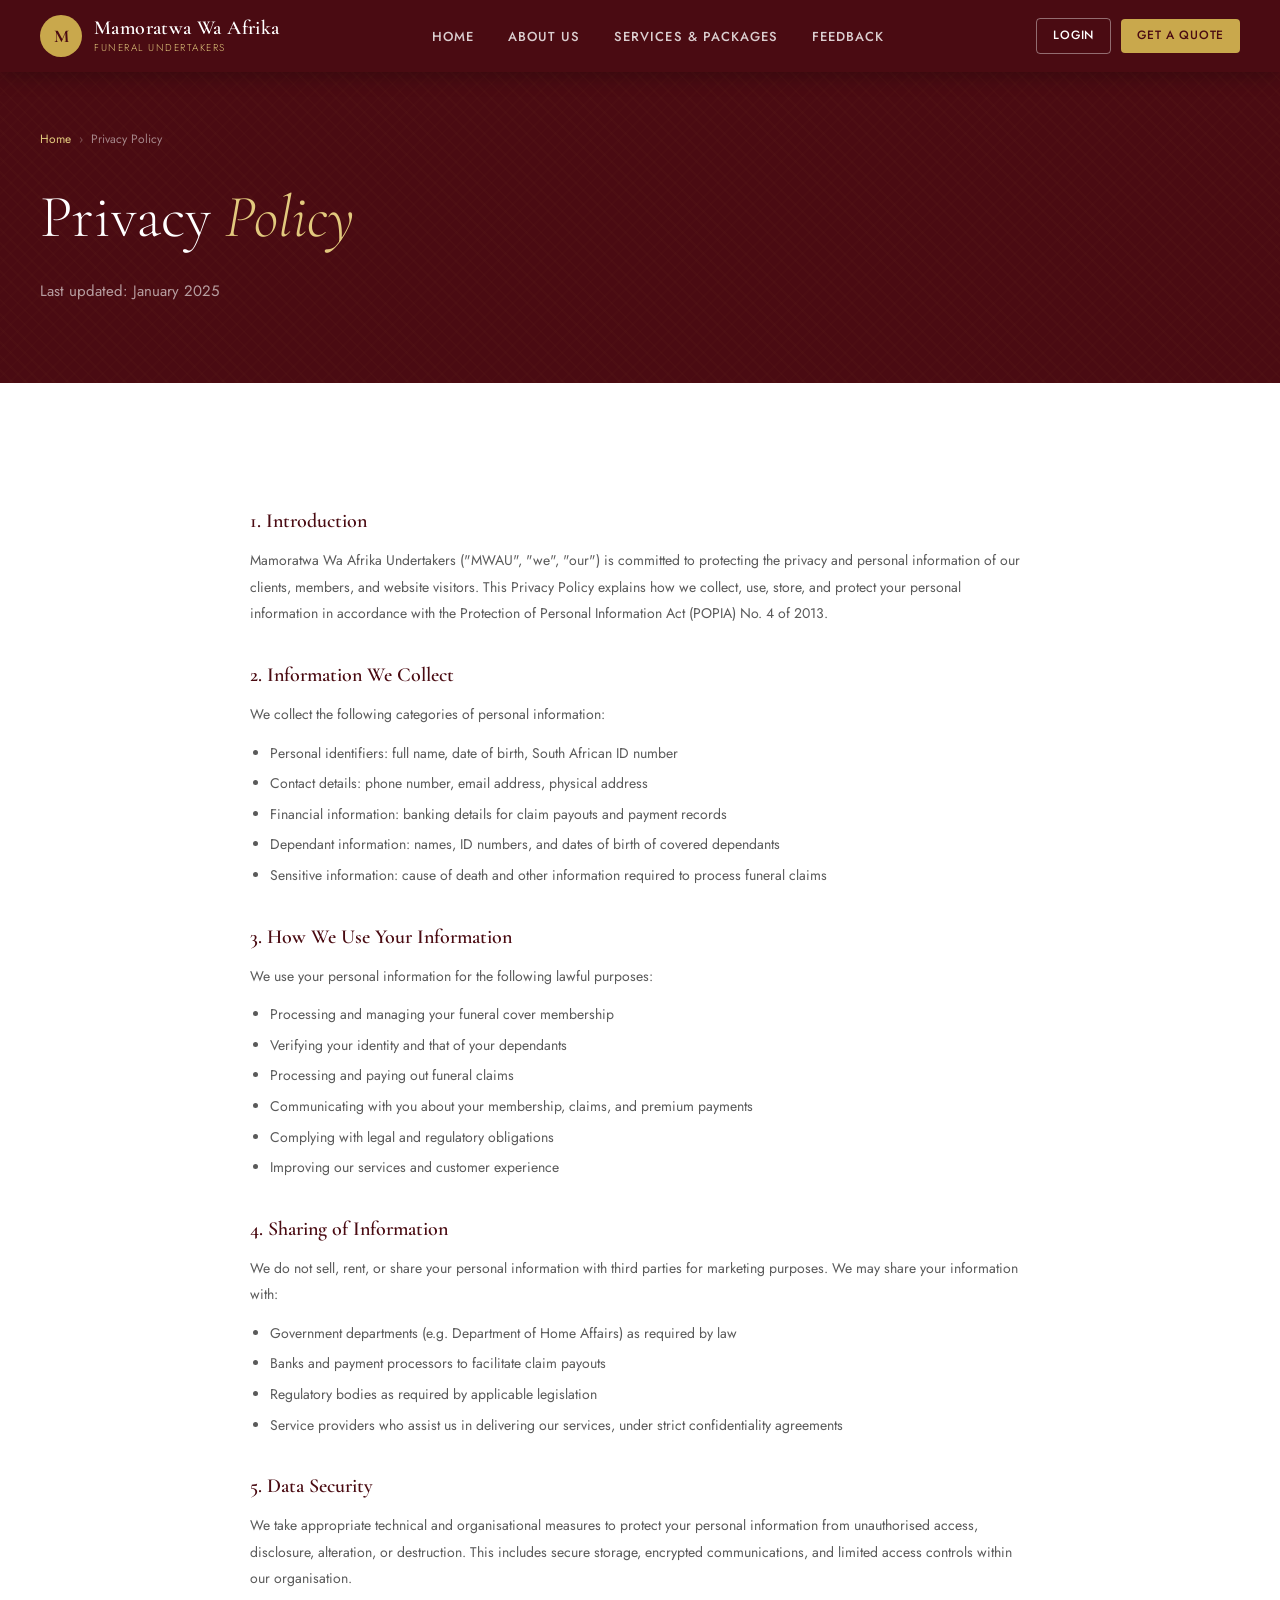
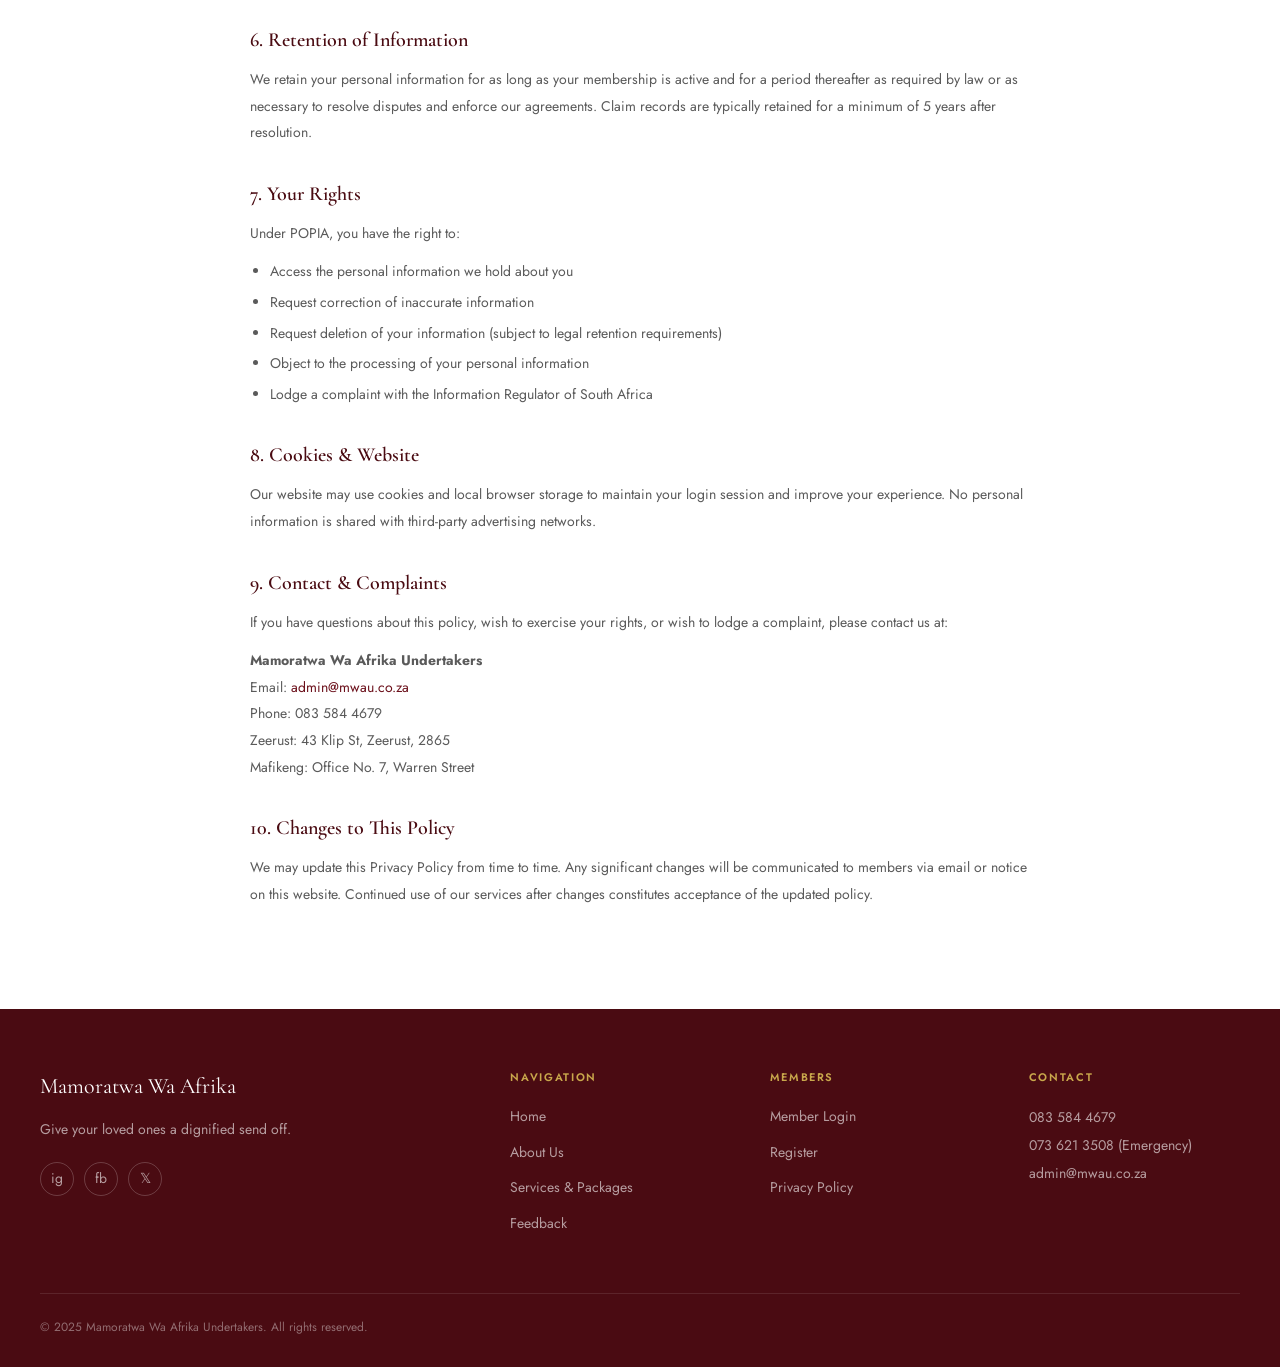
<file: pages/privacy.html>
<!DOCTYPE html>
<html lang="en">
<head>
  <meta charset="UTF-8" />
  <meta name="viewport" content="width=device-width, initial-scale=1.0" />
  <title>Privacy Policy – Mamoratwa Wa Afrika</title>
  <link rel="stylesheet" href="../css/main.css" />
  <style>
    .policy-body { max-width: 780px; margin: 0 auto; }
    .policy-body h3 { font-family: var(--font-display); font-size: 20px; font-weight: 600; color: var(--maroon-dark); margin: 32px 0 10px; }
    .policy-body p { font-size: 14px; color: var(--mid-grey); line-height: 1.9; margin-bottom: 12px; }
    .policy-body ul { padding-left: 20px; margin-bottom: 12px; }
    .policy-body ul li { font-size: 14px; color: var(--mid-grey); line-height: 1.9; margin-bottom: 4px; list-style: disc; }
  </style>
</head>
<body>

<nav class="navbar">
  <a href="../index.html" class="nav-logo">
    <div class="nav-logo-icon">M</div>
    <div><div class="nav-logo-text">Mamoratwa Wa Afrika</div><div class="nav-logo-sub">Funeral Undertakers</div></div>
  </a>
  <ul class="nav-links">
    <li><a href="../index.html">Home</a></li>
    <li><a href="about.html">About Us</a></li>
    <li><a href="services.html">Services &amp; Packages</a></li>
    <li><a href="feedback.html">Feedback</a></li>
  </ul>
  <div class="nav-actions" id="nav-actions">
    <a href="login.html" class="btn btn-outline btn-sm">Login</a>
    <a href="register.html" class="btn btn-gold btn-sm">Get a Quote</a>
  </div>
  <button class="hamburger"><span></span><span></span><span></span></button>
</nav>

<div class="page-header">
  <div class="page-header-pattern pattern-dark"></div>
  <div class="page-header-content">
    <div class="breadcrumb"><a href="../index.html">Home</a><span class="breadcrumb-sep">›</span><span>Privacy Policy</span></div>
    <h1 class="page-header-title">Privacy <em style="font-style:italic;color:var(--gold-light);">Policy</em></h1>
    <p class="page-header-subtitle">Last updated: January 2025</p>
  </div>
</div>

<section class="section" style="background:var(--white);">
  <div class="container">
    <div class="policy-body">
      <h3>1. Introduction</h3>
      <p>Mamoratwa Wa Afrika Undertakers ("MWAU", "we", "our") is committed to protecting the privacy and personal information of our clients, members, and website visitors. This Privacy Policy explains how we collect, use, store, and protect your personal information in accordance with the Protection of Personal Information Act (POPIA) No. 4 of 2013.</p>

      <h3>2. Information We Collect</h3>
      <p>We collect the following categories of personal information:</p>
      <ul>
        <li>Personal identifiers: full name, date of birth, South African ID number</li>
        <li>Contact details: phone number, email address, physical address</li>
        <li>Financial information: banking details for claim payouts and payment records</li>
        <li>Dependant information: names, ID numbers, and dates of birth of covered dependants</li>
        <li>Sensitive information: cause of death and other information required to process funeral claims</li>
      </ul>

      <h3>3. How We Use Your Information</h3>
      <p>We use your personal information for the following lawful purposes:</p>
      <ul>
        <li>Processing and managing your funeral cover membership</li>
        <li>Verifying your identity and that of your dependants</li>
        <li>Processing and paying out funeral claims</li>
        <li>Communicating with you about your membership, claims, and premium payments</li>
        <li>Complying with legal and regulatory obligations</li>
        <li>Improving our services and customer experience</li>
      </ul>

      <h3>4. Sharing of Information</h3>
      <p>We do not sell, rent, or share your personal information with third parties for marketing purposes. We may share your information with:</p>
      <ul>
        <li>Government departments (e.g. Department of Home Affairs) as required by law</li>
        <li>Banks and payment processors to facilitate claim payouts</li>
        <li>Regulatory bodies as required by applicable legislation</li>
        <li>Service providers who assist us in delivering our services, under strict confidentiality agreements</li>
      </ul>

      <h3>5. Data Security</h3>
      <p>We take appropriate technical and organisational measures to protect your personal information from unauthorised access, disclosure, alteration, or destruction. This includes secure storage, encrypted communications, and limited access controls within our organisation.</p>

      <h3>6. Retention of Information</h3>
      <p>We retain your personal information for as long as your membership is active and for a period thereafter as required by law or as necessary to resolve disputes and enforce our agreements. Claim records are typically retained for a minimum of 5 years after resolution.</p>

      <h3>7. Your Rights</h3>
      <p>Under POPIA, you have the right to:</p>
      <ul>
        <li>Access the personal information we hold about you</li>
        <li>Request correction of inaccurate information</li>
        <li>Request deletion of your information (subject to legal retention requirements)</li>
        <li>Object to the processing of your personal information</li>
        <li>Lodge a complaint with the Information Regulator of South Africa</li>
      </ul>

      <h3>8. Cookies &amp; Website</h3>
      <p>Our website may use cookies and local browser storage to maintain your login session and improve your experience. No personal information is shared with third-party advertising networks.</p>

      <h3>9. Contact &amp; Complaints</h3>
      <p>If you have questions about this policy, wish to exercise your rights, or wish to lodge a complaint, please contact us at:</p>
      <p><strong>Mamoratwa Wa Afrika Undertakers</strong><br>
      Email: <a href="mailto:admin@mwau.co.za" style="color:var(--maroon);">admin@mwau.co.za</a><br>
      Phone: 083 584 4679<br>
      Zeerust: 43 Klip St, Zeerust, 2865<br>
      Mafikeng: Office No. 7, Warren Street</p>

      <h3>10. Changes to This Policy</h3>
      <p>We may update this Privacy Policy from time to time. Any significant changes will be communicated to members via email or notice on this website. Continued use of our services after changes constitutes acceptance of the updated policy.</p>
    </div>
  </div>
</section>

<footer class="footer">
  <div class="container">
    <div class="footer-grid">
      <div>
        <div class="footer-brand-name">Mamoratwa Wa Afrika</div>
        <div class="footer-brand-desc">Give your loved ones a dignified send off.</div>
        <div class="social-links">
          <a href="https://www.instagram.com/mamoratwa_waafrika" target="_blank" class="social-link">ig</a>
          <a href="https://web.facebook.com/mwaafrika" target="_blank" class="social-link">fb</a>
          <a href="https://x.com/Mamoratwawaa" target="_blank" class="social-link">𝕏</a>
        </div>
      </div>
      <div>
        <div class="footer-heading">Navigation</div>
        <ul class="footer-links">
          <li><a href="../index.html">Home</a></li>
          <li><a href="about.html">About Us</a></li>
          <li><a href="services.html">Services &amp; Packages</a></li>
          <li><a href="feedback.html">Feedback</a></li>
        </ul>
      </div>
      <div>
        <div class="footer-heading">Members</div>
        <ul class="footer-links">
          <li><a href="login.html">Member Login</a></li>
          <li><a href="register.html">Register</a></li>
          <li><a href="privacy.html">Privacy Policy</a></li>
        </ul>
      </div>
      <div>
        <div class="footer-heading">Contact</div>
        <div class="footer-info">083 584 4679<br>073 621 3508 (Emergency)<br>admin@mwau.co.za</div>
      </div>
    </div>
    <div class="footer-bottom">
      <div>© 2025 Mamoratwa Wa Afrika Undertakers. All rights reserved.</div>
    </div>
  </div>
</footer>

<script src="../js/main.js"></script>
<script>
  document.addEventListener('DOMContentLoaded', () => {
    const s = Auth.getSession();
    if (s) {
      document.getElementById('nav-actions').innerHTML = `
        <a href="${s.role==='admin'?'admin-dashboard.html':'member-dashboard.html'}" class="btn btn-outline btn-sm">Dashboard</a>
        <button class="btn btn-gold btn-sm" onclick="Auth.logout()">Logout</button>`;
    }
  });
</script>
</body>
</html>
</file>
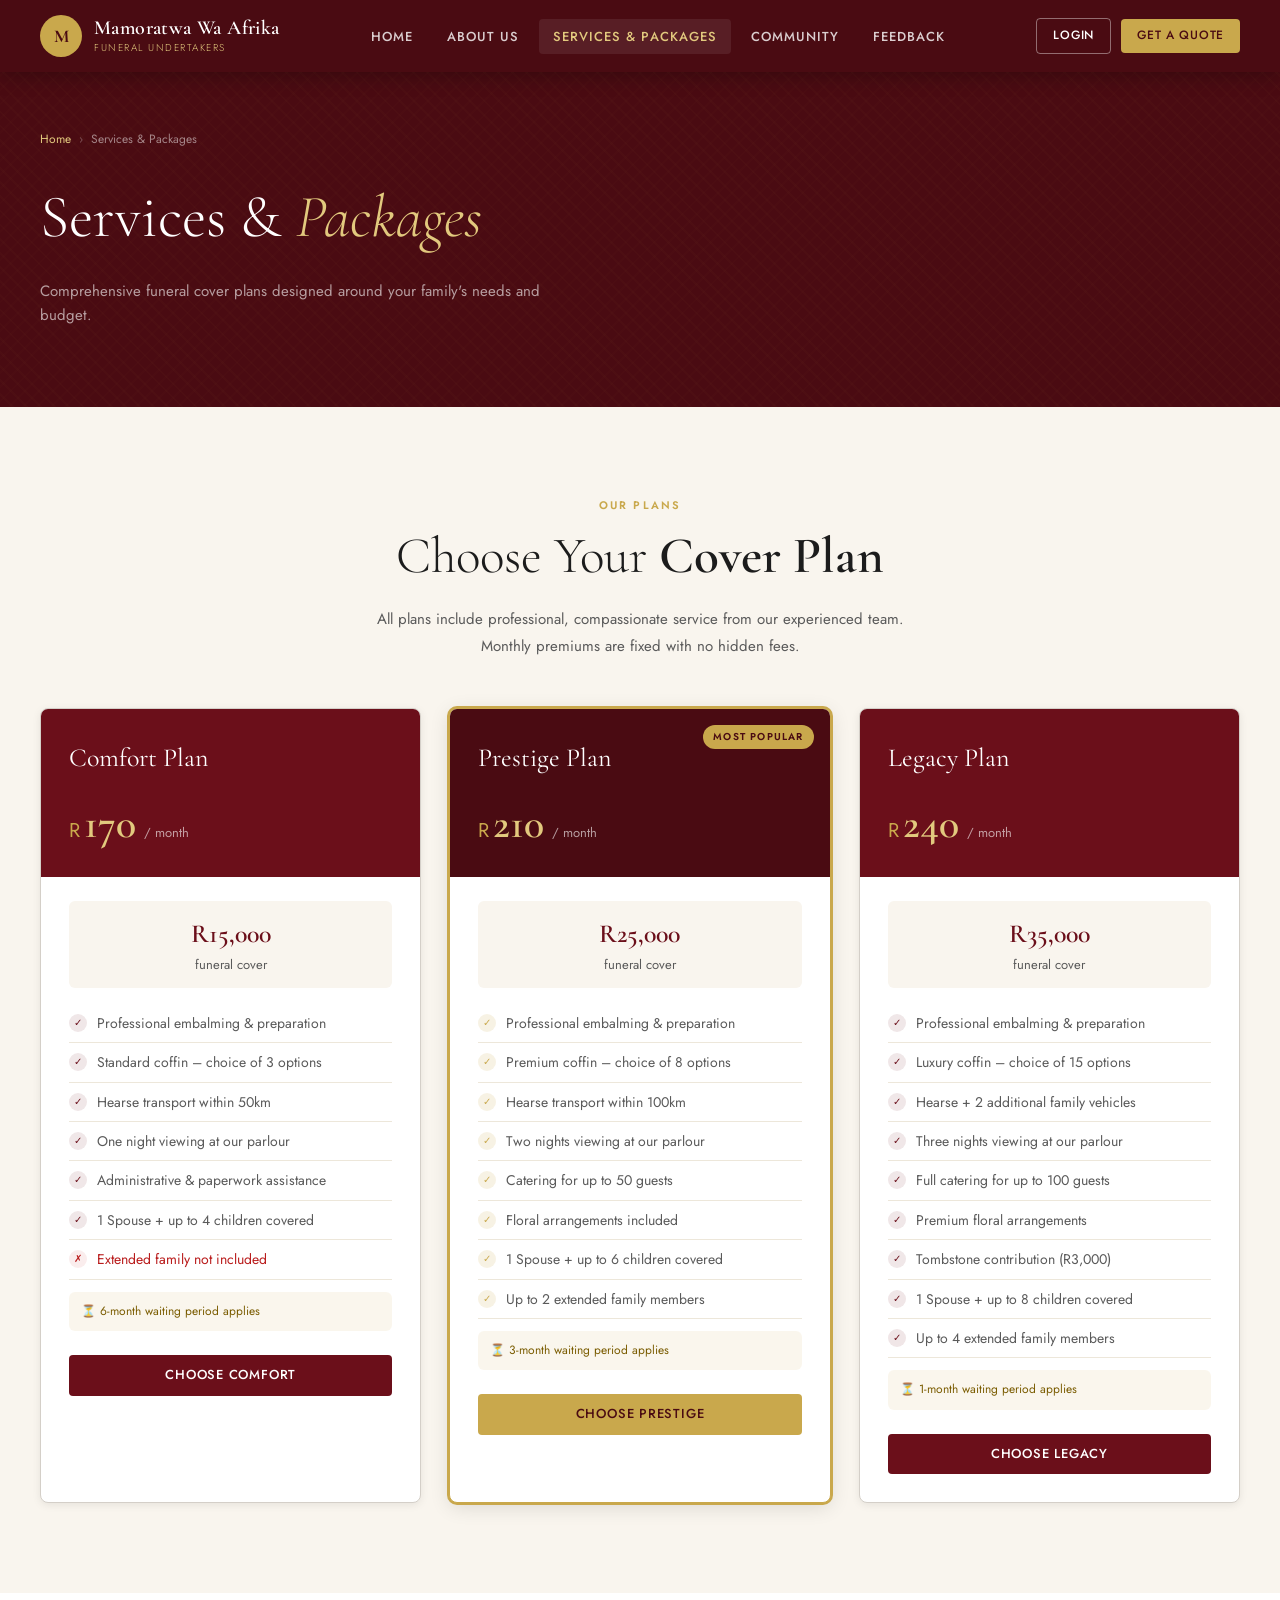
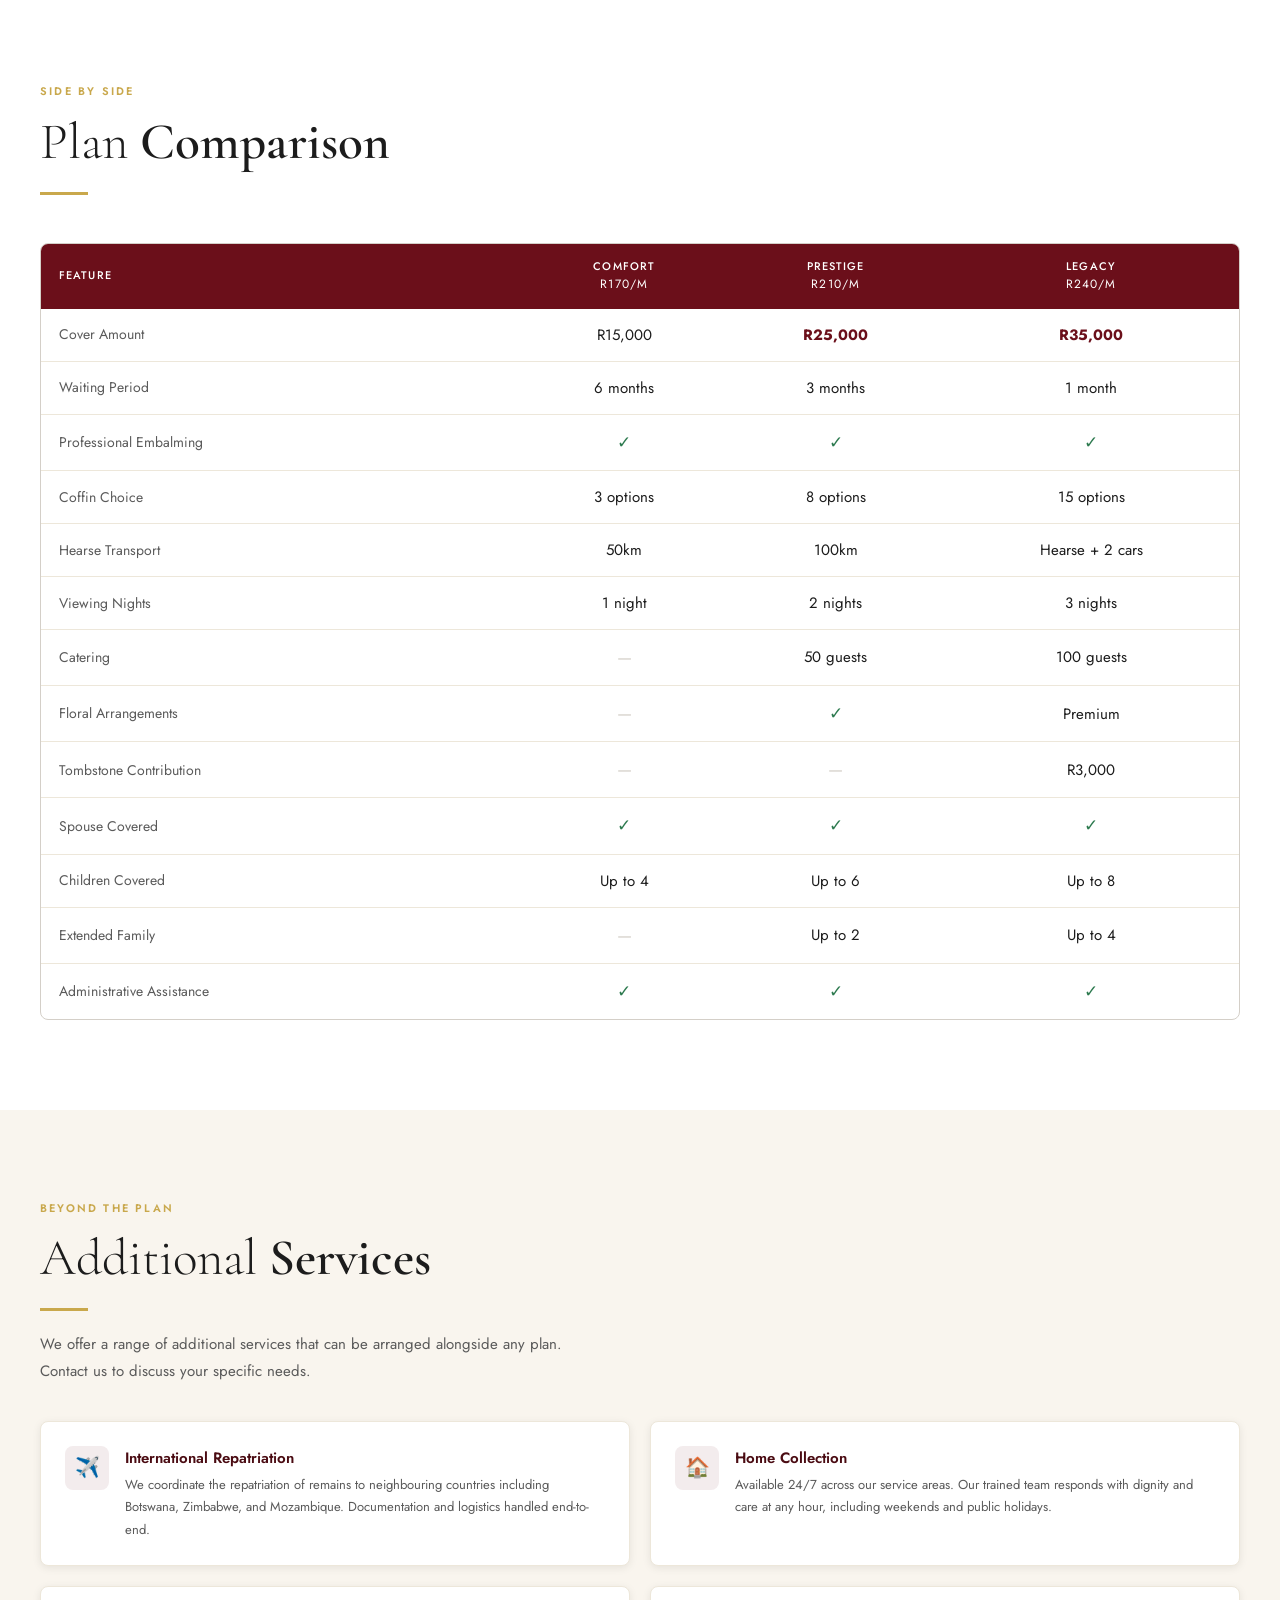
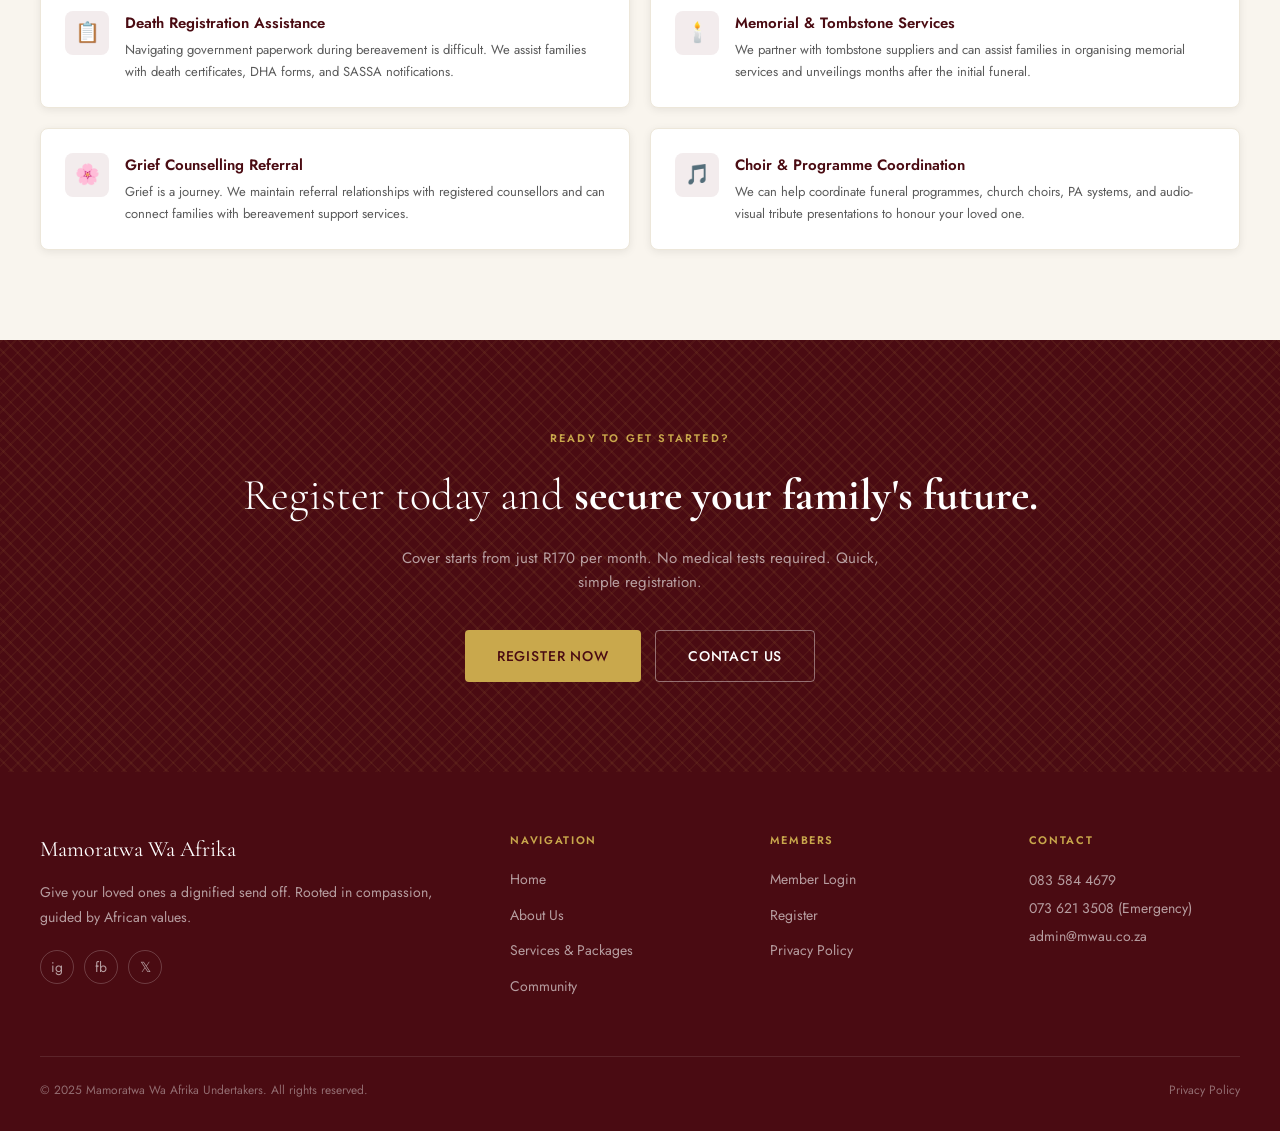
<file: pages/services.html>
<!DOCTYPE html>
<html lang="en">
<head>
  <meta charset="UTF-8" />
  <meta name="viewport" content="width=device-width, initial-scale=1.0" />
  <title>Services &amp; Packages – Mamoratwa Wa Afrika</title>
  <link rel="stylesheet" href="../css/main.css" />
  <style>
    .plans-grid { display: grid; grid-template-columns: repeat(3,1fr); gap: 28px; margin-top: 48px; }
    .compare-table { margin-top: 48px; }
    .compare-table table { width: 100%; }
    .compare-table thead th:first-child { text-align: left; }
    .compare-table thead th:not(:first-child) { text-align: center; }
    .compare-table tbody td:first-child { font-size: 14px; color: var(--mid-grey); }
    .compare-table tbody td:not(:first-child) { text-align: center; font-size: 15px; }
    .tick { color: var(--status-active); font-size: 17px; }
    .cross { color: var(--light-grey); font-size: 17px; }
    .services-grid { display: grid; grid-template-columns: repeat(2,1fr); gap: 20px; margin-top: 36px; }
    .service-card { background: var(--white); border-radius: 8px; padding: 24px; display: flex; gap: 16px; align-items: flex-start; border: 1px solid var(--cream-dark); box-shadow: var(--shadow-sm); }
    .service-icon { width: 44px; height: 44px; border-radius: 8px; background: rgba(107,15,26,0.08); display: flex; align-items: center; justify-content: center; font-size: 20px; flex-shrink: 0; }
    .service-title { font-size: 15px; font-weight: 600; color: var(--maroon-dark); margin-bottom: 4px; }
    .service-body { font-size: 13px; color: var(--mid-grey); line-height: 1.7; }
    @media (max-width: 900px) { .plans-grid { grid-template-columns: 1fr; } .services-grid { grid-template-columns: 1fr; } }
  </style>
</head>
<body>

<nav class="navbar">
  <a href="../index.html" class="nav-logo">
    <div class="nav-logo-icon">M</div>
    <div><div class="nav-logo-text">Mamoratwa Wa Afrika</div><div class="nav-logo-sub">Funeral Undertakers</div></div>
  </a>
  <ul class="nav-links">
    <li><a href="../index.html">Home</a></li>
    <li><a href="about.html">About Us</a></li>
    <li><a href="services.html" class="active">Services &amp; Packages</a></li>
    <li><a href="community.html">Community</a></li>
    <li><a href="feedback.html">Feedback</a></li>
  </ul>
  <div class="nav-actions" id="nav-actions">
    <a href="login.html" class="btn btn-outline btn-sm">Login</a>
    <a href="register.html" class="btn btn-gold btn-sm">Get a Quote</a>
  </div>
  <button class="hamburger"><span></span><span></span><span></span></button>
</nav>

<div class="page-header">
  <div class="page-header-pattern pattern-dark"></div>
  <div class="page-header-content">
    <div class="breadcrumb"><a href="../index.html">Home</a><span class="breadcrumb-sep">›</span><span>Services &amp; Packages</span></div>
    <h1 class="page-header-title">Services &amp; <em style="font-style:italic;color:var(--gold-light);">Packages</em></h1>
    <p class="page-header-subtitle">Comprehensive funeral cover plans designed around your family's needs and budget.</p>
  </div>
</div>

<!-- PLANS -->
<section class="section" style="background:var(--cream);">
  <div class="container">
    <div class="text-center">
      <div class="section-label">Our Plans</div>
      <h2 class="section-title">Choose Your <strong>Cover Plan</strong></h2>
      <p class="section-body" style="margin:0 auto;text-align:center;">All plans include professional, compassionate service from our experienced team. Monthly premiums are fixed with no hidden fees.</p>
    </div>
    <div class="plans-grid">
      <!-- COMFORT -->
      <div class="plan-card">
        <div class="plan-header">
          <div class="plan-name">Comfort Plan</div>
          <div class="plan-price"><span class="plan-price-currency">R</span><span class="plan-price-amount">170</span><span class="plan-price-period">&nbsp;/ month</span></div>
        </div>
        <div class="plan-body">
          <div style="background:var(--cream);border-radius:6px;padding:12px 14px;margin-bottom:16px;font-size:13px;text-align:center;">
            <div style="font-family:var(--font-display);font-size:26px;font-weight:600;color:var(--maroon);">R15,000</div>
            <div style="color:var(--mid-grey);">funeral cover</div>
          </div>
          <div class="plan-feature"><div class="plan-feature-icon">✓</div>Professional embalming &amp; preparation</div>
          <div class="plan-feature"><div class="plan-feature-icon">✓</div>Standard coffin – choice of 3 options</div>
          <div class="plan-feature"><div class="plan-feature-icon">✓</div>Hearse transport within 50km</div>
          <div class="plan-feature"><div class="plan-feature-icon">✓</div>One night viewing at our parlour</div>
          <div class="plan-feature"><div class="plan-feature-icon">✓</div>Administrative &amp; paperwork assistance</div>
          <div class="plan-feature"><div class="plan-feature-icon">✓</div>1 Spouse + up to 4 children covered</div>
          <div class="plan-feature" style="color:var(--status-rejected);"><div class="plan-feature-icon" style="background:rgba(185,28,28,0.08);color:var(--status-rejected);">✗</div>Extended family not included</div>
          <div style="background:rgba(201,168,76,0.1);border-radius:6px;padding:10px 12px;margin-top:12px;font-size:12px;color:#7A5C00;">⏳ 6-month waiting period applies</div>
          <div class="mt-3"><a href="register.html?plan=comfort" class="btn btn-maroon w-full" style="justify-content:center;">Choose Comfort</a></div>
        </div>
      </div>

      <!-- PRESTIGE -->
      <div class="plan-card featured">
        <div class="plan-header">
          <div class="plan-badge">Most Popular</div>
          <div class="plan-name">Prestige Plan</div>
          <div class="plan-price"><span class="plan-price-currency">R</span><span class="plan-price-amount">210</span><span class="plan-price-period">&nbsp;/ month</span></div>
        </div>
        <div class="plan-body">
          <div style="background:var(--cream);border-radius:6px;padding:12px 14px;margin-bottom:16px;font-size:13px;text-align:center;">
            <div style="font-family:var(--font-display);font-size:26px;font-weight:600;color:var(--maroon);">R25,000</div>
            <div style="color:var(--mid-grey);">funeral cover</div>
          </div>
          <div class="plan-feature"><div class="plan-feature-icon gold">✓</div>Professional embalming &amp; preparation</div>
          <div class="plan-feature"><div class="plan-feature-icon gold">✓</div>Premium coffin – choice of 8 options</div>
          <div class="plan-feature"><div class="plan-feature-icon gold">✓</div>Hearse transport within 100km</div>
          <div class="plan-feature"><div class="plan-feature-icon gold">✓</div>Two nights viewing at our parlour</div>
          <div class="plan-feature"><div class="plan-feature-icon gold">✓</div>Catering for up to 50 guests</div>
          <div class="plan-feature"><div class="plan-feature-icon gold">✓</div>Floral arrangements included</div>
          <div class="plan-feature"><div class="plan-feature-icon gold">✓</div>1 Spouse + up to 6 children covered</div>
          <div class="plan-feature"><div class="plan-feature-icon gold">✓</div>Up to 2 extended family members</div>
          <div style="background:rgba(201,168,76,0.1);border-radius:6px;padding:10px 12px;margin-top:12px;font-size:12px;color:#7A5C00;">⏳ 3-month waiting period applies</div>
          <div class="mt-3"><a href="register.html?plan=prestige" class="btn btn-gold w-full" style="justify-content:center;color:var(--maroon-dark);">Choose Prestige</a></div>
        </div>
      </div>

      <!-- LEGACY -->
      <div class="plan-card">
        <div class="plan-header">
          <div class="plan-name">Legacy Plan</div>
          <div class="plan-price"><span class="plan-price-currency">R</span><span class="plan-price-amount">240</span><span class="plan-price-period">&nbsp;/ month</span></div>
        </div>
        <div class="plan-body">
          <div style="background:var(--cream);border-radius:6px;padding:12px 14px;margin-bottom:16px;font-size:13px;text-align:center;">
            <div style="font-family:var(--font-display);font-size:26px;font-weight:600;color:var(--maroon);">R35,000</div>
            <div style="color:var(--mid-grey);">funeral cover</div>
          </div>
          <div class="plan-feature"><div class="plan-feature-icon">✓</div>Professional embalming &amp; preparation</div>
          <div class="plan-feature"><div class="plan-feature-icon">✓</div>Luxury coffin – choice of 15 options</div>
          <div class="plan-feature"><div class="plan-feature-icon">✓</div>Hearse + 2 additional family vehicles</div>
          <div class="plan-feature"><div class="plan-feature-icon">✓</div>Three nights viewing at our parlour</div>
          <div class="plan-feature"><div class="plan-feature-icon">✓</div>Full catering for up to 100 guests</div>
          <div class="plan-feature"><div class="plan-feature-icon">✓</div>Premium floral arrangements</div>
          <div class="plan-feature"><div class="plan-feature-icon">✓</div>Tombstone contribution (R3,000)</div>
          <div class="plan-feature"><div class="plan-feature-icon">✓</div>1 Spouse + up to 8 children covered</div>
          <div class="plan-feature"><div class="plan-feature-icon">✓</div>Up to 4 extended family members</div>
          <div style="background:rgba(201,168,76,0.1);border-radius:6px;padding:10px 12px;margin-top:12px;font-size:12px;color:#7A5C00;">⏳ 1-month waiting period applies</div>
          <div class="mt-3"><a href="register.html?plan=legacy" class="btn btn-maroon w-full" style="justify-content:center;">Choose Legacy</a></div>
        </div>
      </div>
    </div>
  </div>
</section>

<!-- COMPARISON TABLE -->
<section class="section" style="background:var(--white);">
  <div class="container">
    <div class="section-label">Side by Side</div>
    <h2 class="section-title">Plan <strong>Comparison</strong></h2>
    <div class="divider"></div>
    <div class="compare-table">
      <div class="table-wrap">
        <table>
          <thead>
            <tr>
              <th style="width:40%;text-align:left;">Feature</th>
              <th>Comfort<br><span style="font-weight:400;font-size:12px;">R170/m</span></th>
              <th>Prestige<br><span style="font-weight:400;font-size:12px;">R210/m</span></th>
              <th>Legacy<br><span style="font-weight:400;font-size:12px;">R240/m</span></th>
            </tr>
          </thead>
          <tbody>
            <tr><td>Cover Amount</td><td>R15,000</td><td><strong style="color:var(--maroon);">R25,000</strong></td><td><strong style="color:var(--maroon);">R35,000</strong></td></tr>
            <tr><td>Waiting Period</td><td>6 months</td><td>3 months</td><td>1 month</td></tr>
            <tr><td>Professional Embalming</td><td><span class="tick">✓</span></td><td><span class="tick">✓</span></td><td><span class="tick">✓</span></td></tr>
            <tr><td>Coffin Choice</td><td>3 options</td><td>8 options</td><td>15 options</td></tr>
            <tr><td>Hearse Transport</td><td>50km</td><td>100km</td><td>Hearse + 2 cars</td></tr>
            <tr><td>Viewing Nights</td><td>1 night</td><td>2 nights</td><td>3 nights</td></tr>
            <tr><td>Catering</td><td><span class="cross">—</span></td><td>50 guests</td><td>100 guests</td></tr>
            <tr><td>Floral Arrangements</td><td><span class="cross">—</span></td><td><span class="tick">✓</span></td><td>Premium</td></tr>
            <tr><td>Tombstone Contribution</td><td><span class="cross">—</span></td><td><span class="cross">—</span></td><td>R3,000</td></tr>
            <tr><td>Spouse Covered</td><td><span class="tick">✓</span></td><td><span class="tick">✓</span></td><td><span class="tick">✓</span></td></tr>
            <tr><td>Children Covered</td><td>Up to 4</td><td>Up to 6</td><td>Up to 8</td></tr>
            <tr><td>Extended Family</td><td><span class="cross">—</span></td><td>Up to 2</td><td>Up to 4</td></tr>
            <tr><td>Administrative Assistance</td><td><span class="tick">✓</span></td><td><span class="tick">✓</span></td><td><span class="tick">✓</span></td></tr>
          </tbody>
        </table>
      </div>
    </div>
  </div>
</section>

<!-- ADDITIONAL SERVICES -->
<section class="section" style="background:var(--cream);">
  <div class="container">
    <div class="section-label">Beyond the Plan</div>
    <h2 class="section-title">Additional <strong>Services</strong></h2>
    <div class="divider"></div>
    <p class="section-body">We offer a range of additional services that can be arranged alongside any plan. Contact us to discuss your specific needs.</p>
    <div class="services-grid">
      <div class="service-card">
        <div class="service-icon">✈️</div>
        <div><div class="service-title">International Repatriation</div><div class="service-body">We coordinate the repatriation of remains to neighbouring countries including Botswana, Zimbabwe, and Mozambique. Documentation and logistics handled end-to-end.</div></div>
      </div>
      <div class="service-card">
        <div class="service-icon">🏠</div>
        <div><div class="service-title">Home Collection</div><div class="service-body">Available 24/7 across our service areas. Our trained team responds with dignity and care at any hour, including weekends and public holidays.</div></div>
      </div>
      <div class="service-card">
        <div class="service-icon">📋</div>
        <div><div class="service-title">Death Registration Assistance</div><div class="service-body">Navigating government paperwork during bereavement is difficult. We assist families with death certificates, DHA forms, and SASSA notifications.</div></div>
      </div>
      <div class="service-card">
        <div class="service-icon">🕯️</div>
        <div><div class="service-title">Memorial &amp; Tombstone Services</div><div class="service-body">We partner with tombstone suppliers and can assist families in organising memorial services and unveilings months after the initial funeral.</div></div>
      </div>
      <div class="service-card">
        <div class="service-icon">🌸</div>
        <div><div class="service-title">Grief Counselling Referral</div><div class="service-body">Grief is a journey. We maintain referral relationships with registered counsellors and can connect families with bereavement support services.</div></div>
      </div>
      <div class="service-card">
        <div class="service-icon">🎵</div>
        <div><div class="service-title">Choir &amp; Programme Coordination</div><div class="service-body">We can help coordinate funeral programmes, church choirs, PA systems, and audio-visual tribute presentations to honour your loved one.</div></div>
      </div>
    </div>
  </div>
</section>

<!-- CTA -->
<section class="section" style="background:var(--maroon-dark);position:relative;overflow:hidden;text-align:center;">
  <div class="pattern-overlay" style="position:absolute;inset:0;"></div>
  <div class="container" style="position:relative;z-index:1;">
    <div class="section-label" style="color:var(--gold);">Ready to Get Started?</div>
    <h2 style="font-family:var(--font-display);font-size:clamp(28px,4vw,44px);color:var(--white);font-weight:300;margin-bottom:16px;">Register today and <strong>secure your family's future.</strong></h2>
    <p style="color:rgba(255,255,255,0.6);font-size:15px;margin-bottom:36px;max-width:500px;margin-left:auto;margin-right:auto;">Cover starts from just R170 per month. No medical tests required. Quick, simple registration.</p>
    <div style="display:flex;gap:14px;justify-content:center;flex-wrap:wrap;">
      <a href="register.html" class="btn btn-gold btn-lg">Register Now</a>
      <a href="feedback.html" class="btn btn-outline btn-lg" style="color:var(--white);border-color:rgba(255,255,255,0.4);">Contact Us</a>
    </div>
  </div>
</section>

<!-- FOOTER -->
<footer class="footer">
  <div class="container">
    <div class="footer-grid">
      <div>
        <div class="footer-brand-name">Mamoratwa Wa Afrika</div>
        <div class="footer-brand-desc">Give your loved ones a dignified send off. Rooted in compassion, guided by African values.</div>
        <div class="social-links">
          <a href="https://www.instagram.com/mamoratwa_waafrika" target="_blank" class="social-link">ig</a>
          <a href="https://web.facebook.com/mwaafrika" target="_blank" class="social-link">fb</a>
          <a href="https://x.com/Mamoratwawaa" target="_blank" class="social-link">𝕏</a>
        </div>
      </div>
      <div>
        <div class="footer-heading">Navigation</div>
        <ul class="footer-links">
          <li><a href="../index.html">Home</a></li>
          <li><a href="about.html">About Us</a></li>
          <li><a href="services.html">Services &amp; Packages</a></li>
          <li><a href="community.html">Community</a></li>
        </ul>
      </div>
      <div>
        <div class="footer-heading">Members</div>
        <ul class="footer-links">
          <li><a href="login.html">Member Login</a></li>
          <li><a href="register.html">Register</a></li>
          <li><a href="privacy.html">Privacy Policy</a></li>
        </ul>
      </div>
      <div>
        <div class="footer-heading">Contact</div>
        <div class="footer-info">083 584 4679<br>073 621 3508 (Emergency)<br>admin@mwau.co.za</div>
      </div>
    </div>
    <div class="footer-bottom">
      <div>© 2025 Mamoratwa Wa Afrika Undertakers. All rights reserved.</div>
      <a href="privacy.html" style="color:rgba(255,255,255,0.4);">Privacy Policy</a>
    </div>
  </div>
</footer>

<script src="../js/main.js"></script>
<script>
  document.addEventListener('DOMContentLoaded', () => {
    const s = Auth.getSession();
    if (s) {
      document.getElementById('nav-actions').innerHTML = `
        <a href="${s.role==='admin'?'admin-dashboard.html':'member-dashboard.html'}" class="btn btn-outline btn-sm">Dashboard</a>
        <button class="btn btn-gold btn-sm" onclick="Auth.logout()">Logout</button>`;
    }
  });
</script>
</body>
</html>
</file>
<file: css/main.css>
/* =========================================
   MWAU – Mamoratwa Wa Afrika
   Design System & Shared Styles
   ========================================= */

@import url('https://fonts.googleapis.com/css2?family=Cormorant+Garamond:ital,wght@0,300;0,400;0,600;0,700;1,300;1,400&family=Jost:wght@300;400;500;600&display=swap');

:root {
  /* Brand Colours */
  --maroon: #6B0F1A;
  --maroon-dark: #4A0B12;
  --maroon-light: #8C1523;
  --gold: #C9A84C;
  --gold-light: #E2C97E;
  --cream: #F9F5EE;
  --cream-dark: #EDE7DA;
  --charcoal: #1C1C1C;
  --mid-grey: #5A5A5A;
  --light-grey: #D4CFC8;
  --white: #FFFFFF;

  /* Status Colours */
  --status-pending: #C9A84C;
  --status-active: #2D7A4F;
  --status-inactive: #888;
  --status-rejected: #B91C1C;
  --status-review: #1D4ED8;

  /* Typography */
  --font-display: 'Cormorant Garamond', Georgia, serif;
  --font-body: 'Jost', sans-serif;

  /* Spacing */
  --nav-height: 72px;

  /* Shadows */
  --shadow-sm: 0 2px 8px rgba(0, 0, 0, 0.08);
  --shadow-md: 0 4px 20px rgba(0, 0, 0, 0.12);
  --shadow-lg: 0 8px 40px rgba(0, 0, 0, 0.18);

  /* Transitions */
  --transition: all 0.3s cubic-bezier(0.4, 0, 0.2, 1);
}

/* === RESET & BASE === */
*,
*::before,
*::after {
  box-sizing: border-box;
  margin: 0;
  padding: 0;
}

html {
  scroll-behavior: smooth;
  font-size: 16px;
}

body {
  font-family: var(--font-body);
  color: var(--charcoal);
  background: var(--white);
  line-height: 1.6;
  -webkit-font-smoothing: antialiased;
}

img {
  max-width: 100%;
  display: block;
}

a {
  text-decoration: none;
  color: inherit;
}

ul {
  list-style: none;
}

button {
  cursor: pointer;
  font-family: var(--font-body);
  border: none;
  outline: none;
}

/* === AFRICAN PATTERN OVERLAY (CSS-generated) === */
.pattern-overlay {
  background-image:
    repeating-linear-gradient(45deg,
      transparent,
      transparent 8px,
      rgba(201, 168, 76, 0.08) 8px,
      rgba(201, 168, 76, 0.08) 10px),
    repeating-linear-gradient(-45deg,
      transparent,
      transparent 8px,
      rgba(201, 168, 76, 0.06) 8px,
      rgba(201, 168, 76, 0.06) 10px);
}

.pattern-dark {
  background-image:
    repeating-linear-gradient(45deg,
      transparent,
      transparent 8px,
      rgba(201, 168, 76, 0.12) 8px,
      rgba(201, 168, 76, 0.12) 10px),
    repeating-linear-gradient(-45deg,
      transparent,
      transparent 8px,
      rgba(201, 168, 76, 0.08) 8px,
      rgba(201, 168, 76, 0.08) 10px);
}

/* === NAVBAR === */
.navbar {
  position: fixed;
  top: 0;
  left: 0;
  right: 0;
  height: var(--nav-height);
  background: var(--maroon-dark);
  display: flex;
  align-items: center;
  justify-content: space-between;
  padding: 0 40px;
  z-index: 1000;
  box-shadow: 0 2px 20px rgba(0, 0, 0, 0.3);
}

.nav-logo {
  display: flex;
  align-items: center;
  gap: 12px;
}

.nav-logo-icon {
  width: 42px;
  height: 42px;
  background: var(--gold);
  border-radius: 50%;
  display: flex;
  align-items: center;
  justify-content: center;
  font-family: var(--font-display);
  font-weight: 700;
  font-size: 18px;
  color: var(--maroon-dark);
  flex-shrink: 0;
}

.nav-logo-text {
  font-family: var(--font-display);
  font-size: 20px;
  font-weight: 600;
  color: var(--white);
  letter-spacing: 0.02em;
  line-height: 1.2;
}

.nav-logo-sub {
  font-family: var(--font-body);
  font-size: 10px;
  color: var(--gold-light);
  letter-spacing: 0.15em;
  text-transform: uppercase;
  font-weight: 300;
}

.nav-links {
  display: flex;
  align-items: center;
  gap: 6px;
}

.nav-links a {
  font-size: 13px;
  font-weight: 500;
  letter-spacing: 0.08em;
  text-transform: uppercase;
  color: rgba(255, 255, 255, 0.8);
  padding: 8px 14px;
  border-radius: 4px;
  transition: var(--transition);
}

.nav-links a:hover,
.nav-links a.active {
  color: var(--gold-light);
  background: rgba(255, 255, 255, 0.08);
}

.nav-actions {
  display: flex;
  align-items: center;
  gap: 10px;
}

.btn {
  display: inline-flex;
  align-items: center;
  gap: 8px;
  padding: 10px 22px;
  border-radius: 4px;
  font-size: 13px;
  font-weight: 500;
  letter-spacing: 0.06em;
  text-transform: uppercase;
  transition: var(--transition);
  cursor: pointer;
}

.btn-gold {
  background: var(--gold);
  color: var(--maroon-dark);
}

.btn-gold:hover {
  background: var(--gold-light);
  transform: translateY(-1px);
  box-shadow: var(--shadow-md);
}

.btn-outline {
  background: transparent;
  color: var(--white);
  border: 1px solid rgba(255, 255, 255, 0.4);
}

.btn-outline:hover {
  border-color: var(--gold);
  color: var(--gold);
  background: rgba(201, 168, 76, 0.08);
}

.btn-maroon {
  background: var(--maroon);
  color: var(--white);
}

.btn-maroon:hover {
  background: var(--maroon-light);
  transform: translateY(-1px);
  box-shadow: var(--shadow-md);
}

.btn-sm {
  padding: 7px 16px;
  font-size: 12px;
}

.btn-lg {
  padding: 14px 32px;
  font-size: 14px;
}

.btn-danger {
  background: #B91C1C;
  color: #fff;
}

.btn-danger:hover {
  background: #991B1B;
}

.btn-success {
  background: var(--status-active);
  color: #fff;
}

.btn-success:hover {
  background: #256040;
}

/* === HAMBURGER === */
.hamburger {
  display: none;
  flex-direction: column;
  gap: 5px;
  background: none;
  padding: 6px;
}

.hamburger span {
  width: 24px;
  height: 2px;
  background: var(--white);
  border-radius: 2px;
  transition: var(--transition);
}

/* === SECTION BASE === */
.section {
  padding: 90px 40px;
}

.section-sm {
  padding: 60px 40px;
}

.container {
  max-width: 1200px;
  margin: 0 auto;
}

.container-narrow {
  max-width: 800px;
  margin: 0 auto;
}

.section-label {
  font-size: 11px;
  font-weight: 600;
  letter-spacing: 0.2em;
  text-transform: uppercase;
  color: var(--gold);
  margin-bottom: 12px;
}

.section-title {
  font-family: var(--font-display);
  font-size: clamp(32px, 4vw, 52px);
  font-weight: 300;
  line-height: 1.15;
  margin-bottom: 20px;
}

.section-title strong {
  font-weight: 600;
}

.section-body {
  font-size: 15px;
  color: var(--mid-grey);
  line-height: 1.8;
  max-width: 560px;
}

.divider {
  width: 48px;
  height: 3px;
  background: var(--gold);
  margin: 20px 0;
}

/* === HERO === */
.hero {
  min-height: 100vh;
  position: relative;
  display: flex;
  align-items: center;
  overflow: hidden;
  background: var(--maroon-dark);
}

.hero-bg {
  position: absolute;
  inset: 0;
  background: linear-gradient(135deg, var(--maroon-dark) 0%, #2A0509 60%, var(--maroon) 100%);
}

.hero-pattern {
  position: absolute;
  inset: 0;
  opacity: 0.4;
}

.hero-img-placeholder {
  position: absolute;
  right: 0;
  top: 0;
  bottom: 0;
  width: 50%;
  background: linear-gradient(to left, rgba(107, 15, 26, 0.3), transparent),
    var(--maroon-light);
  /* Replace with: background-image: url('../assets/hero.jpg'); background-size: cover; */
  display: flex;
  align-items: center;
  justify-content: center;
  color: rgba(255, 255, 255, 0.2);
  font-size: 13px;
  font-family: var(--font-body);
  letter-spacing: 0.1em;
}

.hero-content {
  position: relative;
  z-index: 2;
  padding: 120px 40px 80px;
  max-width: 600px;
}

.hero-eyebrow {
  font-size: 11px;
  font-weight: 500;
  letter-spacing: 0.25em;
  text-transform: uppercase;
  color: var(--gold);
  margin-bottom: 20px;
  display: flex;
  align-items: center;
  gap: 12px;
}

.hero-eyebrow::before {
  content: '';
  width: 32px;
  height: 1px;
  background: var(--gold);
}

.hero-title {
  font-family: var(--font-display);
  font-size: clamp(42px, 6vw, 72px);
  font-weight: 300;
  color: var(--white);
  line-height: 1.1;
  margin-bottom: 24px;
}

.hero-title em {
  font-style: italic;
  color: var(--gold-light);
}

.hero-subtitle {
  font-size: 16px;
  color: rgba(255, 255, 255, 0.7);
  line-height: 1.8;
  margin-bottom: 40px;
  max-width: 460px;
}

.hero-actions {
  display: flex;
  gap: 14px;
  flex-wrap: wrap;
}

/* === CARDS === */
.card {
  background: var(--white);
  border-radius: 8px;
  box-shadow: var(--shadow-sm);
  border: 1px solid var(--light-grey);
  transition: var(--transition);
  overflow: hidden;
}

.card:hover {
  box-shadow: var(--shadow-md);
  transform: translateY(-2px);
}

.card-body {
  padding: 28px;
}

/* === PLAN CARDS === */
.plan-card {
  border-radius: 8px;
  overflow: hidden;
  box-shadow: var(--shadow-sm);
  transition: var(--transition);
  border: 1px solid var(--light-grey);
  background: var(--white);
}

.plan-card:hover {
  box-shadow: var(--shadow-lg);
  transform: translateY(-4px);
}

.plan-card.featured {
  border-color: var(--gold);
  box-shadow: 0 0 0 2px var(--gold), var(--shadow-md);
}

.plan-header {
  padding: 28px 28px 20px;
  background: var(--maroon);
  position: relative;
}

.plan-card.featured .plan-header {
  background: var(--maroon-dark);
}

.plan-badge {
  position: absolute;
  top: 16px;
  right: 16px;
  background: var(--gold);
  color: var(--maroon-dark);
  font-size: 10px;
  font-weight: 600;
  letter-spacing: 0.12em;
  text-transform: uppercase;
  padding: 4px 10px;
  border-radius: 20px;
}

.plan-name {
  font-family: var(--font-display);
  font-size: 26px;
  font-weight: 400;
  color: var(--white);
  margin-bottom: 6px;
}

.plan-price {
  display: flex;
  align-items: baseline;
  gap: 4px;
  margin-top: 12px;
}

.plan-price-amount {
  font-family: var(--font-display);
  font-size: 42px;
  font-weight: 600;
  color: var(--gold-light);
}

.plan-price-currency {
  font-size: 20px;
  color: var(--gold);
  font-weight: 400;
  margin-top: 4px;
}

.plan-price-period {
  font-size: 13px;
  color: rgba(255, 255, 255, 0.6);
}

.plan-body {
  padding: 24px 28px 28px;
}

.plan-feature {
  display: flex;
  align-items: flex-start;
  gap: 10px;
  padding: 8px 0;
  border-bottom: 1px solid var(--cream-dark);
  font-size: 14px;
  color: var(--mid-grey);
}

.plan-feature:last-child {
  border-bottom: none;
}

.plan-feature-icon {
  width: 18px;
  height: 18px;
  border-radius: 50%;
  background: rgba(107, 15, 26, 0.1);
  display: flex;
  align-items: center;
  justify-content: center;
  flex-shrink: 0;
  margin-top: 2px;
  color: var(--maroon);
  font-size: 10px;
}

.plan-feature-icon.gold {
  background: rgba(201, 168, 76, 0.15);
  color: var(--gold);
}

/* === FORMS === */
.form-group {
  margin-bottom: 20px;
}

.form-label {
  display: block;
  font-size: 12px;
  font-weight: 500;
  letter-spacing: 0.08em;
  text-transform: uppercase;
  color: var(--mid-grey);
  margin-bottom: 7px;
}

.form-control {
  width: 100%;
  padding: 11px 14px;
  border: 1px solid var(--light-grey);
  border-radius: 4px;
  font-family: var(--font-body);
  font-size: 14px;
  color: var(--charcoal);
  background: var(--white);
  transition: var(--transition);
}

.form-control:focus {
  outline: none;
  border-color: var(--maroon);
  box-shadow: 0 0 0 3px rgba(107, 15, 26, 0.08);
}

.form-control::placeholder {
  color: var(--light-grey);
}

select.form-control {
  appearance: none;
  background-image: url("data:image/svg+xml,%3Csvg xmlns='http://www.w3.org/2000/svg' width='12' height='12' viewBox='0 0 12 12'%3E%3Cpath fill='%235A5A5A' d='M6 8L1 3h10z'/%3E%3C/svg%3E");
  background-repeat: no-repeat;
  background-position: right 12px center;
  padding-right: 36px;
}

.form-grid {
  display: grid;
  grid-template-columns: 1fr 1fr;
  gap: 16px;
}

.form-grid-3 {
  display: grid;
  grid-template-columns: 1fr 1fr 1fr;
  gap: 16px;
}

.col-span-2 {
  grid-column: span 2;
}

.form-hint {
  font-size: 12px;
  color: var(--mid-grey);
  margin-top: 5px;
}

.form-error {
  font-size: 12px;
  color: var(--status-rejected);
  margin-top: 5px;
}

/* === TABLES === */
.table-wrap {
  overflow-x: auto;
  border-radius: 8px;
  border: 1px solid var(--light-grey);
}

table {
  width: 100%;
  border-collapse: collapse;
  font-size: 14px;
}

thead {
  background: var(--maroon);
  color: var(--white);
}

thead th {
  padding: 14px 18px;
  text-align: left;
  font-size: 11px;
  font-weight: 500;
  letter-spacing: 0.1em;
  text-transform: uppercase;
  white-space: nowrap;
}

tbody tr {
  border-bottom: 1px solid var(--cream-dark);
  transition: background 0.2s;
}

tbody tr:last-child {
  border-bottom: none;
}

tbody tr:hover {
  background: var(--cream);
}

tbody td {
  padding: 14px 18px;
  color: var(--charcoal);
  vertical-align: middle;
}

/* === BADGES === */
.badge {
  display: inline-flex;
  align-items: center;
  gap: 5px;
  padding: 3px 10px;
  border-radius: 20px;
  font-size: 11px;
  font-weight: 500;
  letter-spacing: 0.05em;
  text-transform: uppercase;
}

.badge-pending {
  background: rgba(201, 168, 76, 0.15);
  color: #92710A;
}

.badge-active {
  background: rgba(45, 122, 79, 0.12);
  color: var(--status-active);
}

.badge-inactive {
  background: rgba(136, 136, 136, 0.12);
  color: var(--status-inactive);
}

.badge-rejected {
  background: rgba(185, 28, 28, 0.12);
  color: var(--status-rejected);
}

.badge-review {
  background: rgba(29, 78, 216, 0.12);
  color: var(--status-review);
}

.badge-approved {
  background: rgba(45, 122, 79, 0.12);
  color: var(--status-active);
}

.badge-paid {
  background: rgba(45, 122, 79, 0.12);
  color: var(--status-active);
}

.badge-unpaid {
  background: rgba(185, 28, 28, 0.12);
  color: var(--status-rejected);
}

.badge::before {
  content: '';
  width: 6px;
  height: 6px;
  border-radius: 50%;
  background: currentColor;
}

/* === MODAL === */
.modal-overlay {
  position: fixed;
  inset: 0;
  background: rgba(0, 0, 0, 0.6);
  backdrop-filter: blur(4px);
  z-index: 2000;
  display: flex;
  align-items: center;
  justify-content: center;
  padding: 20px;
  opacity: 0;
  pointer-events: none;
  transition: opacity 0.3s;
}

.modal-overlay.open {
  opacity: 1;
  pointer-events: all;
}

.modal {
  background: var(--white);
  border-radius: 10px;
  width: 100%;
  max-width: 620px;
  max-height: 90vh;
  overflow-y: auto;
  box-shadow: var(--shadow-lg);
  transform: translateY(20px);
  transition: transform 0.3s;
}

.modal-overlay.open .modal {
  transform: translateY(0);
}

.modal-lg {
  max-width: 800px;
}

.modal-header {
  padding: 24px 28px 20px;
  border-bottom: 1px solid var(--light-grey);
  display: flex;
  align-items: center;
  justify-content: space-between;
  position: sticky;
  top: 0;
  background: var(--white);
  z-index: 1;
}

.modal-title {
  font-family: var(--font-display);
  font-size: 22px;
  font-weight: 600;
  color: var(--maroon-dark);
}

.modal-close {
  width: 34px;
  height: 34px;
  border-radius: 50%;
  background: var(--cream);
  display: flex;
  align-items: center;
  justify-content: center;
  color: var(--mid-grey);
  font-size: 18px;
  transition: var(--transition);
  cursor: pointer;
  border: none;
}

.modal-close:hover {
  background: var(--cream-dark);
  color: var(--maroon);
}

.modal-body {
  padding: 24px 28px;
}

.modal-footer {
  padding: 16px 28px 24px;
  display: flex;
  gap: 10px;
  justify-content: flex-end;
}

/* === ALERTS === */
.alert {
  padding: 14px 18px;
  border-radius: 6px;
  font-size: 13px;
  display: flex;
  align-items: flex-start;
  gap: 10px;
  margin-bottom: 20px;
}

.alert-info {
  background: rgba(29, 78, 216, 0.08);
  border-left: 3px solid var(--status-review);
  color: var(--status-review);
}

.alert-success {
  background: rgba(45, 122, 79, 0.08);
  border-left: 3px solid var(--status-active);
  color: var(--status-active);
}

.alert-warning {
  background: rgba(201, 168, 76, 0.12);
  border-left: 3px solid var(--gold);
  color: #7A5C00;
}

.alert-error {
  background: rgba(185, 28, 28, 0.08);
  border-left: 3px solid var(--status-rejected);
  color: var(--status-rejected);
}

/* === TABS === */
.tabs {
  display: flex;
  gap: 0;
  border-bottom: 2px solid var(--cream-dark);
  margin-bottom: 28px;
  overflow-x: auto;
}

.tab-btn {
  padding: 12px 22px;
  font-size: 13px;
  font-weight: 500;
  letter-spacing: 0.06em;
  text-transform: uppercase;
  color: var(--mid-grey);
  background: none;
  border: none;
  border-bottom: 2px solid transparent;
  margin-bottom: -2px;
  cursor: pointer;
  white-space: nowrap;
  transition: var(--transition);
}

.tab-btn:hover {
  color: var(--maroon);
}

.tab-btn.active {
  color: var(--maroon);
  border-bottom-color: var(--maroon);
}

.tab-pane {
  display: none;
}

.tab-pane.active {
  display: block;
}

/* === SIDEBAR PORTAL LAYOUT === */
.portal-layout {
  display: flex;
  min-height: 100vh;
  padding-top: 0;
}

.sidebar {
  width: 260px;
  min-height: 100vh;
  background: var(--maroon-dark);
  flex-shrink: 0;
  display: flex;
  flex-direction: column;
  position: fixed;
  top: 0;
  left: 0;
  bottom: 0;
  z-index: 900;
  transition: var(--transition);
}

.sidebar-header {
  padding: 24px 20px 20px;
  border-bottom: 1px solid rgba(255, 255, 255, 0.08);
}

.sidebar-logo {
  display: flex;
  align-items: center;
  gap: 10px;
}

.sidebar-logo-icon {
  width: 38px;
  height: 38px;
  background: var(--gold);
  border-radius: 50%;
  display: flex;
  align-items: center;
  justify-content: center;
  font-family: var(--font-display);
  font-weight: 700;
  font-size: 16px;
  color: var(--maroon-dark);
  flex-shrink: 0;
}

.sidebar-logo-text {
  font-family: var(--font-display);
  font-size: 16px;
  font-weight: 600;
  color: var(--white);
  line-height: 1.2;
}

.sidebar-logo-sub {
  font-size: 9px;
  color: var(--gold-light);
  letter-spacing: 0.15em;
  text-transform: uppercase;
}

.sidebar-user {
  padding: 18px 20px;
  border-bottom: 1px solid rgba(255, 255, 255, 0.08);
  display: flex;
  align-items: center;
  gap: 10px;
}

.sidebar-avatar {
  width: 36px;
  height: 36px;
  border-radius: 50%;
  background: var(--maroon-light);
  display: flex;
  align-items: center;
  justify-content: center;
  font-family: var(--font-display);
  font-size: 16px;
  color: var(--gold);
  font-weight: 600;
  flex-shrink: 0;
}

.sidebar-user-name {
  font-size: 13px;
  font-weight: 500;
  color: var(--white);
}

.sidebar-user-role {
  font-size: 11px;
  color: rgba(255, 255, 255, 0.5);
  text-transform: uppercase;
  letter-spacing: 0.08em;
}

.sidebar-nav {
  padding: 16px 0;
  flex: 1;
  overflow-y: auto;
}

.sidebar-nav-section {
  font-size: 10px;
  font-weight: 600;
  letter-spacing: 0.15em;
  text-transform: uppercase;
  color: rgba(255, 255, 255, 0.3);
  padding: 14px 20px 6px;
}

.sidebar-link {
  display: flex;
  align-items: center;
  gap: 10px;
  padding: 11px 20px;
  font-size: 13px;
  font-weight: 400;
  color: rgba(255, 255, 255, 0.7);
  transition: var(--transition);
  border-left: 3px solid transparent;
}

.sidebar-link svg {
  width: 16px;
  height: 16px;
  flex-shrink: 0;
  opacity: 0.7;
}

.sidebar-link:hover {
  color: var(--white);
  background: rgba(255, 255, 255, 0.06);
}

.sidebar-link.active {
  color: var(--gold-light);
  background: rgba(201, 168, 76, 0.1);
  border-left-color: var(--gold);
}

.sidebar-link.active svg {
  opacity: 1;
}

.sidebar-footer {
  padding: 16px 20px;
  border-top: 1px solid rgba(255, 255, 255, 0.08);
}

.portal-main {
  margin-left: 260px;
  flex: 1;
  min-height: 100vh;
  background: #F4F1EC;
}

.portal-topbar {
  background: var(--white);
  height: 64px;
  display: flex;
  align-items: center;
  justify-content: space-between;
  padding: 0 32px;
  border-bottom: 1px solid var(--cream-dark);
  position: sticky;
  top: 0;
  z-index: 100;
}

.portal-page-title {
  font-family: var(--font-display);
  font-size: 20px;
  font-weight: 600;
  color: var(--maroon-dark);
}

.portal-content {
  padding: 32px;
}

/* === STATS GRID === */
.stats-grid {
  display: grid;
  grid-template-columns: repeat(auto-fit, minmax(200px, 1fr));
  gap: 20px;
  margin-bottom: 32px;
}

.stat-card {
  background: var(--white);
  border-radius: 8px;
  padding: 22px 24px;
  box-shadow: var(--shadow-sm);
  border: 1px solid var(--cream-dark);
  display: flex;
  align-items: flex-start;
  gap: 16px;
}

.stat-icon {
  width: 44px;
  height: 44px;
  border-radius: 8px;
  display: flex;
  align-items: center;
  justify-content: center;
  flex-shrink: 0;
}

.stat-icon-maroon {
  background: rgba(107, 15, 26, 0.1);
  color: var(--maroon);
}

.stat-icon-gold {
  background: rgba(201, 168, 76, 0.15);
  color: var(--gold);
}

.stat-icon-green {
  background: rgba(45, 122, 79, 0.1);
  color: var(--status-active);
}

.stat-icon-blue {
  background: rgba(29, 78, 216, 0.1);
  color: var(--status-review);
}

.stat-value {
  font-family: var(--font-display);
  font-size: 32px;
  font-weight: 600;
  color: var(--maroon-dark);
  line-height: 1;
  margin-bottom: 4px;
}

.stat-label {
  font-size: 12px;
  color: var(--mid-grey);
  text-transform: uppercase;
  letter-spacing: 0.08em;
  font-weight: 500;
}

/* === FOOTER === */
.footer {
  background: var(--maroon-dark);
  color: rgba(255, 255, 255, 0.8);
  padding: 60px 40px 30px;
}

.footer-grid {
  display: grid;
  grid-template-columns: 2fr 1fr 1fr 1fr;
  gap: 48px;
  margin-bottom: 48px;
}

.footer-brand-name {
  font-family: var(--font-display);
  font-size: 22px;
  color: var(--white);
  margin-bottom: 12px;
}

.footer-brand-desc {
  font-size: 14px;
  line-height: 1.8;
  color: rgba(255, 255, 255, 0.6);
  margin-bottom: 20px;
}

.footer-heading {
  font-size: 11px;
  font-weight: 600;
  letter-spacing: 0.15em;
  text-transform: uppercase;
  color: var(--gold);
  margin-bottom: 16px;
}

.footer-links li {
  margin-bottom: 10px;
}

.footer-links a {
  font-size: 14px;
  color: rgba(255, 255, 255, 0.6);
  transition: color 0.2s;
}

.footer-links a:hover {
  color: var(--gold-light);
}

.footer-info {
  font-size: 14px;
  color: rgba(255, 255, 255, 0.6);
  line-height: 2;
}

.footer-bottom {
  border-top: 1px solid rgba(255, 255, 255, 0.1);
  padding-top: 24px;
  display: flex;
  align-items: center;
  justify-content: space-between;
  font-size: 12px;
  color: rgba(255, 255, 255, 0.4);
}

.social-links {
  display: flex;
  gap: 10px;
}

.social-link {
  width: 34px;
  height: 34px;
  border-radius: 50%;
  border: 1px solid rgba(255, 255, 255, 0.2);
  display: flex;
  align-items: center;
  justify-content: center;
  color: rgba(255, 255, 255, 0.6);
  font-size: 14px;
  transition: var(--transition);
}

.social-link:hover {
  border-color: var(--gold);
  color: var(--gold);
  background: rgba(201, 168, 76, 0.1);
}

/* === TESTIMONIALS === */
.testimonial-card {
  background: var(--white);
  border-radius: 8px;
  padding: 28px;
  box-shadow: var(--shadow-sm);
  border: 1px solid var(--cream-dark);
  position: relative;
}

.testimonial-quote {
  font-family: var(--font-display);
  font-size: 60px;
  color: var(--gold);
  line-height: 0.8;
  margin-bottom: 12px;
  font-style: italic;
}

.testimonial-text {
  font-size: 15px;
  line-height: 1.8;
  color: var(--mid-grey);
  margin-bottom: 20px;
  font-style: italic;
}

.testimonial-author {
  font-size: 13px;
  font-weight: 600;
  color: var(--maroon);
}

/* === FILE UPLOAD === */
.file-upload-area {
  border: 2px dashed var(--light-grey);
  border-radius: 6px;
  padding: 24px;
  text-align: center;
  cursor: pointer;
  transition: var(--transition);
  position: relative;
}

.file-upload-area:hover {
  border-color: var(--maroon);
  background: var(--cream);
}

.file-upload-area input[type="file"] {
  position: absolute;
  inset: 0;
  opacity: 0;
  cursor: pointer;
  width: 100%;
  height: 100%;
}

.file-upload-icon {
  font-size: 28px;
  color: var(--light-grey);
  margin-bottom: 8px;
}

.file-upload-text {
  font-size: 13px;
  color: var(--mid-grey);
}

.file-upload-hint {
  font-size: 11px;
  color: var(--light-grey);
  margin-top: 4px;
}

/* === PAGE HEADER (public pages) === */
.page-header {
  background: var(--maroon-dark);
  padding: 130px 40px 80px;
  position: relative;
  overflow: hidden;
}

.page-header-pattern {
  position: absolute;
  inset: 0;
  opacity: 0.2;
}

.page-header-content {
  position: relative;
  z-index: 1;
  max-width: 1200px;
  margin: 0 auto;
}

.page-header-title {
  font-family: var(--font-display);
  font-size: clamp(36px, 5vw, 60px);
  font-weight: 300;
  color: var(--white);
  margin-bottom: 14px;
}

.page-header-subtitle {
  font-size: 15px;
  color: rgba(255, 255, 255, 0.6);
  max-width: 500px;
}

.breadcrumb {
  display: flex;
  align-items: center;
  gap: 8px;
  font-size: 12px;
  color: rgba(255, 255, 255, 0.5);
  margin-bottom: 20px;
}

.breadcrumb a {
  color: var(--gold-light);
}

.breadcrumb-sep {
  color: rgba(255, 255, 255, 0.3);
}

/* === UTILITY === */
.text-center {
  text-align: center;
}

.text-right {
  text-align: right;
}

.text-gold {
  color: var(--gold);
}

.text-maroon {
  color: var(--maroon);
}

.text-muted {
  color: var(--mid-grey);
}

.text-sm {
  font-size: 13px;
}

.text-xs {
  font-size: 11px;
}

.mt-0 {
  margin-top: 0;
}

.mt-1 {
  margin-top: 8px;
}

.mt-2 {
  margin-top: 16px;
}

.mt-3 {
  margin-top: 24px;
}

.mt-4 {
  margin-top: 32px;
}

.mb-0 {
  margin-bottom: 0;
}

.mb-1 {
  margin-bottom: 8px;
}

.mb-2 {
  margin-bottom: 16px;
}

.mb-3 {
  margin-bottom: 24px;
}

.mb-4 {
  margin-bottom: 32px;
}

.gap-sm {
  gap: 8px;
}

.gap-md {
  gap: 16px;
}

.gap-lg {
  gap: 24px;
}

.flex {
  display: flex;
}

.flex-col {
  flex-direction: column;
}

.align-center {
  align-items: center;
}

.justify-between {
  justify-content: space-between;
}

.flex-wrap {
  flex-wrap: wrap;
}

.flex-1 {
  flex: 1;
}

.grid-2 {
  display: grid;
  grid-template-columns: 1fr 1fr;
  gap: 24px;
}

.grid-3 {
  display: grid;
  grid-template-columns: 1fr 1fr 1fr;
  gap: 24px;
}

.grid-4 {
  display: grid;
  grid-template-columns: repeat(4, 1fr);
  gap: 24px;
}

.w-full {
  width: 100%;
}

.hidden {
  display: none !important;
}

.search-box {
  display: flex;
  align-items: center;
  gap: 8px;
  background: var(--cream);
  border: 1px solid var(--light-grey);
  border-radius: 6px;
  padding: 0 14px;
}

.search-box input {
  border: none;
  background: none;
  padding: 9px 0;
  font-family: var(--font-body);
  font-size: 14px;
  color: var(--charcoal);
  width: 220px;
}

.search-box input:focus {
  outline: none;
}

.search-box svg {
  color: var(--mid-grey);
  width: 15px;
  height: 15px;
}

/* === NOTIFICATION DOT === */
.notif-dot {
  width: 8px;
  height: 8px;
  background: var(--status-rejected);
  border-radius: 50%;
  display: inline-block;
}

/* Claim timeline */
.claim-timeline {
  display: flex;
  flex-direction: column;
  gap: 0;
}

.timeline-step {
  display: flex;
  gap: 14px;
  position: relative;
}

.timeline-step:not(:last-child)::before {
  content: '';
  position: absolute;
  left: 15px;
  top: 32px;
  bottom: 0;
  width: 2px;
  background: var(--cream-dark);
}

.timeline-dot {
  width: 32px;
  height: 32px;
  border-radius: 50%;
  border: 2px solid var(--light-grey);
  background: var(--white);
  display: flex;
  align-items: center;
  justify-content: center;
  flex-shrink: 0;
  font-size: 12px;
  color: var(--light-grey);
  z-index: 1;
}

.timeline-dot.done {
  background: var(--status-active);
  border-color: var(--status-active);
  color: var(--white);
}

.timeline-dot.active {
  background: var(--maroon);
  border-color: var(--maroon);
  color: var(--white);
}

.timeline-body {
  padding: 4px 0 24px;
}

.timeline-title {
  font-size: 14px;
  font-weight: 500;
  color: var(--charcoal);
}

.timeline-meta {
  font-size: 12px;
  color: var(--mid-grey);
}

/* === RESPONSIVE === */
@media (max-width: 1024px) {
  .footer-grid {
    grid-template-columns: 1fr 1fr;
    gap: 36px;
  }

  .hero-img-placeholder {
    display: none;
  }

  .grid-4 {
    grid-template-columns: 1fr 1fr;
  }
}

@media (max-width: 768px) {
  .navbar {
    padding: 0 20px;
  }

  .nav-links {
    display: none;
  }

  .nav-links.mobile-open {
    display: flex;
    flex-direction: column;
    position: fixed;
    top: var(--nav-height);
    left: 0;
    right: 0;
    background: var(--maroon-dark);
    padding: 16px;
    gap: 4px;
    box-shadow: var(--shadow-lg);
  }

  .hamburger {
    display: flex;
  }

  .section {
    padding: 60px 20px;
  }

  .section-sm {
    padding: 40px 20px;
  }

  .form-grid,
  .form-grid-3,
  .grid-2,
  .grid-3,
  .grid-4 {
    grid-template-columns: 1fr;
  }

  .col-span-2 {
    grid-column: span 1;
  }

  .footer-grid {
    grid-template-columns: 1fr;
    gap: 28px;
  }

  .footer {
    padding: 40px 20px 24px;
  }

  .footer-bottom {
    flex-direction: column;
    gap: 14px;
    text-align: center;
  }

  .sidebar {
    transform: translateX(-100%);
  }

  .sidebar.mobile-open {
    transform: translateX(0);
  }

  .portal-main {
    margin-left: 0;
  }

  .portal-content {
    padding: 20px;
  }

  .page-header {
    padding: 110px 20px 60px;
  }

  .stats-grid {
    grid-template-columns: 1fr 1fr;
  }
}

@media (max-width: 480px) {
  .hero-content {
    padding: 110px 20px 60px;
  }

  .hero-actions {
    flex-direction: column;
  }

  .btn {
    justify-content: center;
  }

  .stats-grid {
    grid-template-columns: 1fr;
  }
}

/* ===  PREMIUM LEDGER  === */
.ledger-month-row {
  display: grid;
  grid-template-columns: 100px 1fr 100px 140px;
  align-items: center;
  gap: 12px;
  padding: 12px 0;
  border-bottom: 1px solid var(--cream-dark);
  font-size: 13px;
}

.ledger-month-row:last-child {
  border-bottom: none;
}

.ledger-month-label {
  font-weight: 500;
  color: var(--charcoal);
}

.ledger-bar-track {
  height: 8px;
  background: var(--cream-dark);
  border-radius: 6px;
  overflow: hidden;
}

.ledger-bar-fill {
  height: 100%;
  border-radius: 6px;
  transition: width 0.6s ease;
}

.ledger-bar-fill.paid {
  background: var(--status-active);
}

.ledger-bar-fill.overdue {
  background: var(--status-rejected);
}

.ledger-bar-fill.outstanding {
  background: var(--status-pending);
}

.ledger-badge {
  display: inline-flex;
  align-items: center;
  justify-content: center;
  gap: 4px;
  padding: 4px 12px;
  border-radius: 20px;
  font-size: 11px;
  font-weight: 600;
  letter-spacing: 0.05em;
  text-transform: uppercase;
}

.ledger-badge.paid {
  background: rgba(45, 122, 79, 0.12);
  color: var(--status-active);
}

.ledger-badge.overdue {
  background: rgba(185, 28, 28, 0.12);
  color: var(--status-rejected);
}

.ledger-badge.outstanding {
  background: rgba(201, 168, 76, 0.15);
  color: #92710A;
}

.overdue-member-row {
  display: flex;
  align-items: center;
  gap: 14px;
  padding: 14px 0;
  border-bottom: 1px solid var(--cream-dark);
}

.overdue-member-row:last-child {
  border-bottom: none;
}

.overdue-avatar {
  width: 36px;
  height: 36px;
  border-radius: 50%;
  background: rgba(185, 28, 28, 0.12);
  display: flex;
  align-items: center;
  justify-content: center;
  font-family: var(--font-display);
  font-size: 16px;
  color: var(--status-rejected);
  font-weight: 600;
  flex-shrink: 0;
}

/* === DOCUMENT STATUS CHIPS === */
.doc-status-row {
  display: flex;
  align-items: center;
  gap: 14px;
  padding: 16px 0;
  border-bottom: 1px solid var(--cream-dark);
}

.doc-status-row:last-child {
  border-bottom: none;
}

.doc-icon-box {
  width: 40px;
  height: 40px;
  border-radius: 8px;
  background: var(--cream);
  display: flex;
  align-items: center;
  justify-content: center;
  font-size: 20px;
  flex-shrink: 0;
}

.doc-meta {
  flex: 1;
}

.doc-name {
  font-size: 14px;
  font-weight: 500;
  color: var(--charcoal);
}

.doc-sub {
  font-size: 12px;
  color: var(--mid-grey);
  margin-top: 2px;
}

.doc-actions {
  display: flex;
  gap: 6px;
  flex-shrink: 0;
}

.doc-chip {
  display: inline-flex;
  align-items: center;
  gap: 4px;
  padding: 5px 12px;
  border-radius: 20px;
  font-size: 11px;
  font-weight: 600;
  letter-spacing: 0.04em;
  text-transform: uppercase;
  cursor: pointer;
  border: none;
  transition: var(--transition);
}

.doc-chip.verify {
  background: rgba(45, 122, 79, 0.1);
  color: var(--status-active);
}

.doc-chip.verify:hover {
  background: var(--status-active);
  color: #fff;
}

.doc-chip.reject {
  background: rgba(185, 28, 28, 0.1);
  color: var(--status-rejected);
}

.doc-chip.reject:hover {
  background: var(--status-rejected);
  color: #fff;
}

.doc-chip.pending-chip {
  background: rgba(201, 168, 76, 0.12);
  color: #92710A;
}

.doc-chip.verified-chip {
  background: rgba(45, 122, 79, 0.12);
  color: var(--status-active);
}

.doc-chip.rejected-chip {
  background: rgba(185, 28, 28, 0.12);
  color: var(--status-rejected);
}

/* === DEPENDANT MANAGEMENT === */
.dep-mgmt-row {
  display: flex;
  align-items: center;
  gap: 14px;
  padding: 14px 0;
  border-bottom: 1px solid var(--cream-dark);
}

.dep-mgmt-row:last-child {
  border-bottom: none;
}

.dep-mgmt-avatar {
  width: 38px;
  height: 38px;
  border-radius: 50%;
  background: rgba(107, 15, 26, 0.1);
  display: flex;
  align-items: center;
  justify-content: center;
  font-family: var(--font-display);
  font-size: 16px;
  color: var(--maroon);
  font-weight: 600;
  flex-shrink: 0;
}

.dep-mgmt-info {
  flex: 1;
}

.dep-mgmt-name {
  font-size: 14px;
  font-weight: 500;
  color: var(--charcoal);
}

.dep-mgmt-sub {
  font-size: 12px;
  color: var(--mid-grey);
  margin-top: 1px;
}

.dep-mgmt-actions {
  display: flex;
  gap: 6px;
  flex-shrink: 0;
}

/* === CHART CONTAINERS === */
.chart-canvas-wrap {
  position: relative;
  width: 100%;
  padding: 8px 0;
}

.chart-canvas-wrap canvas {
  display: block;
  width: 100% !important;
}

/* === SUSPENSION WARNING === */
.suspension-alert {
  display: flex;
  align-items: center;
  gap: 12px;
  padding: 12px 16px;
  border-radius: 6px;
  background: rgba(185, 28, 28, 0.08);
  border-left: 3px solid var(--status-rejected);
  font-size: 13px;
  color: var(--status-rejected);
  margin-top: 8px;
}

/* badge-suspended */
.badge-suspended {
  background: rgba(185, 28, 28, 0.12);
  color: var(--status-rejected);
}

/* === PAYMENTS PANE IN ADMIN SIDEBAR === */
.ledger-section-title {
  font-family: var(--font-display);
  font-size: 15px;
  font-weight: 600;
  color: var(--maroon-dark);
  margin-bottom: 12px;
  padding-bottom: 8px;
  border-bottom: 1px solid var(--cream-dark);
}
/* === MAKE A PAYMENT PANE === */
.payment-tab {
  padding: 10px 20px;
  border: 2px solid var(--cream-dark);
  border-radius: 8px;
  background: #fff;
  font-size: 14px;
  font-weight: 500;
  cursor: pointer;
  color: var(--maroon-dark);
  transition: all 0.15s;
}
.payment-tab.selected {
  border-color: var(--maroon);
  background: var(--maroon);
  color: #fff;
}
.payment-tab:hover:not(.selected) {
  border-color: var(--maroon);
}

.bank-details {
  background: var(--cream);
  border-radius: 10px;
  padding: 16px;
}
.bank-row {
  display: flex;
  justify-content: space-between;
  align-items: center;
  padding: 8px 0;
  border-bottom: 1px solid var(--cream-dark);
  font-size: 14px;
}
.bank-row:last-child { border-bottom: none; }
.bank-label { color: var(--mid-grey); font-size: 13px; }
.bank-value { font-weight: 600; color: var(--maroon-dark); font-family: monospace; }

/* === NOTIFICATION BELL === */
.notif-bell-wrap {
  position: relative;
  display: inline-flex;
  cursor: pointer;
}
.notif-badge {
  position: absolute;
  top: -4px;
  right: -4px;
  background: var(--gold);
  color: var(--maroon-dark);
  font-size: 9px;
  font-weight: 700;
  border-radius: 50%;
  width: 16px;
  height: 16px;
  display: flex;
  align-items: center;
  justify-content: center;
  display: none;
}
.notif-dropdown {
  position: absolute;
  top: calc(100% + 12px);
  right: 0;
  width: 320px;
  background: #fff;
  border-radius: 12px;
  box-shadow: 0 8px 32px rgba(0,0,0,0.15);
  z-index: 500;
  display: none;
  overflow: hidden;
}
.notif-dropdown.open { display: block; }
.notif-header {
  padding: 14px 16px;
  font-weight: 600;
  font-size: 14px;
  color: var(--maroon-dark);
  border-bottom: 1px solid var(--cream-dark);
  display: flex;
  justify-content: space-between;
  align-items: center;
}
.notif-item {
  padding: 12px 16px;
  border-bottom: 1px solid var(--cream);
  font-size: 13px;
  line-height: 1.5;
  cursor: pointer;
  transition: background 0.15s;
}
.notif-item:hover { background: var(--cream); }
.notif-item.unread { border-left: 3px solid var(--maroon); }
.notif-item-time { font-size: 11px; color: var(--mid-grey); margin-top: 3px; }
.notif-empty { padding: 24px 16px; text-align: center; color: var(--mid-grey); font-size: 14px; }

/* === ALERT VARIANTS === */
.alert-danger {
  background: rgba(185,28,28,0.08);
  border-left: 3px solid var(--status-rejected);
  color: var(--status-rejected);
  padding: 12px 16px;
  border-radius: 6px;
  font-size: 13px;
}

/* === OPERATIONAL DASHBOARD === */
@media (max-width: 768px) {
  .ops-grid { grid-template-columns: 1fr !important; }
  .ops-grid > [style*="grid-column:span 2"] { grid-column: span 1 !important; }
}

/* === ARRANGEMENT MODAL multi-select === */
select[multiple] option:checked {
  background: var(--maroon);
  color: #fff;
}
</file>
